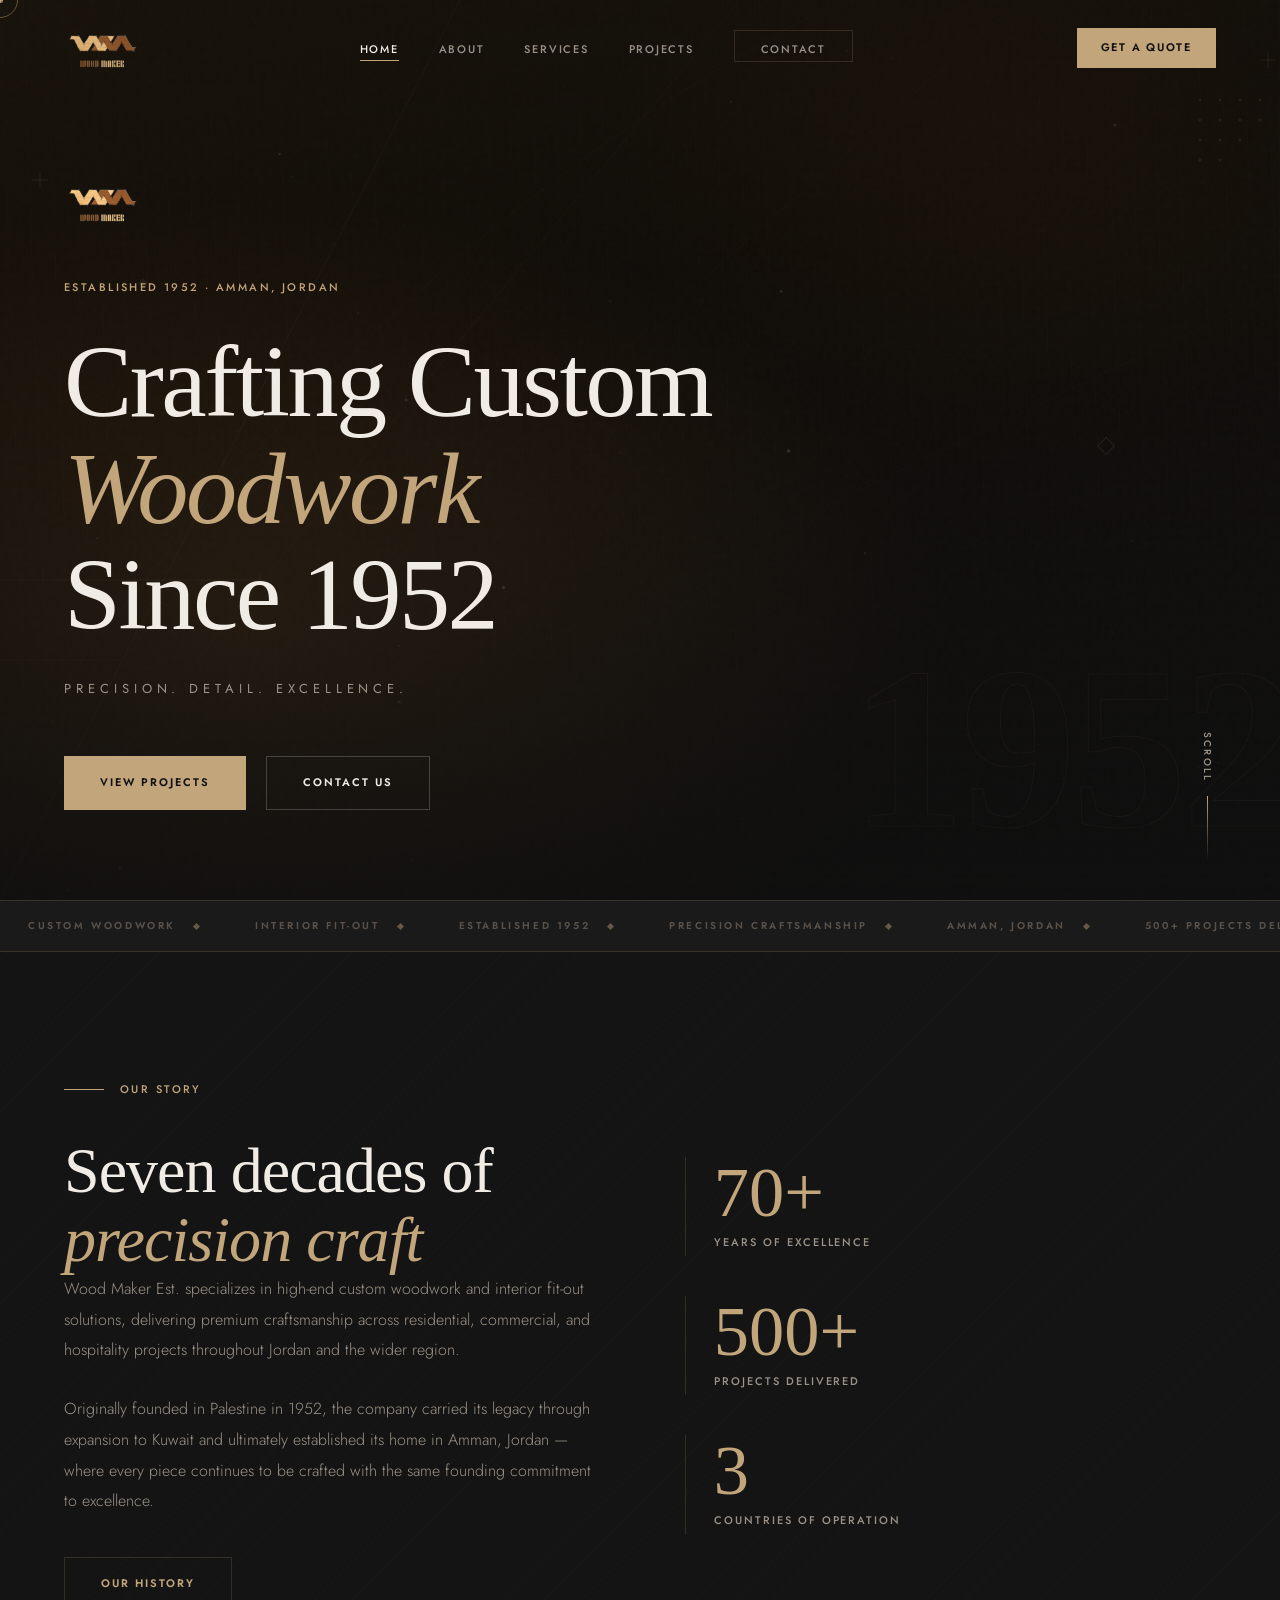
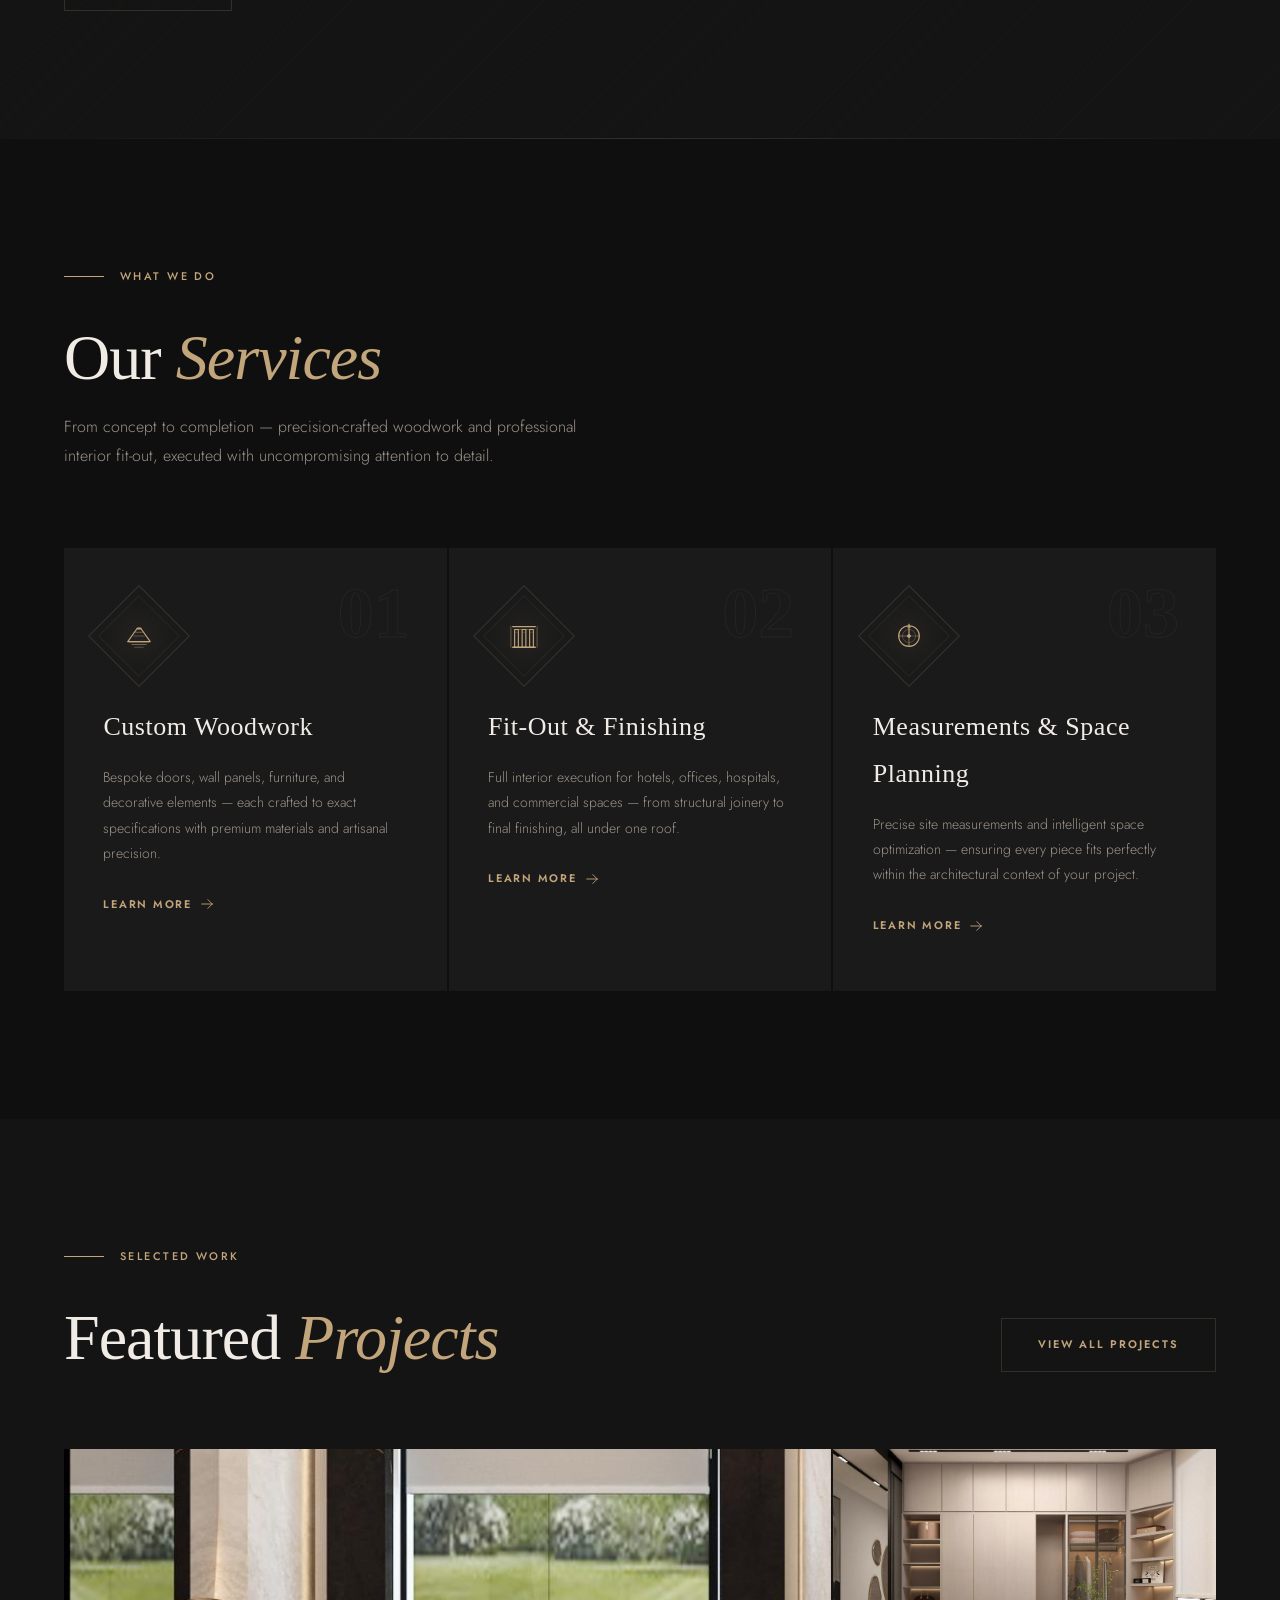
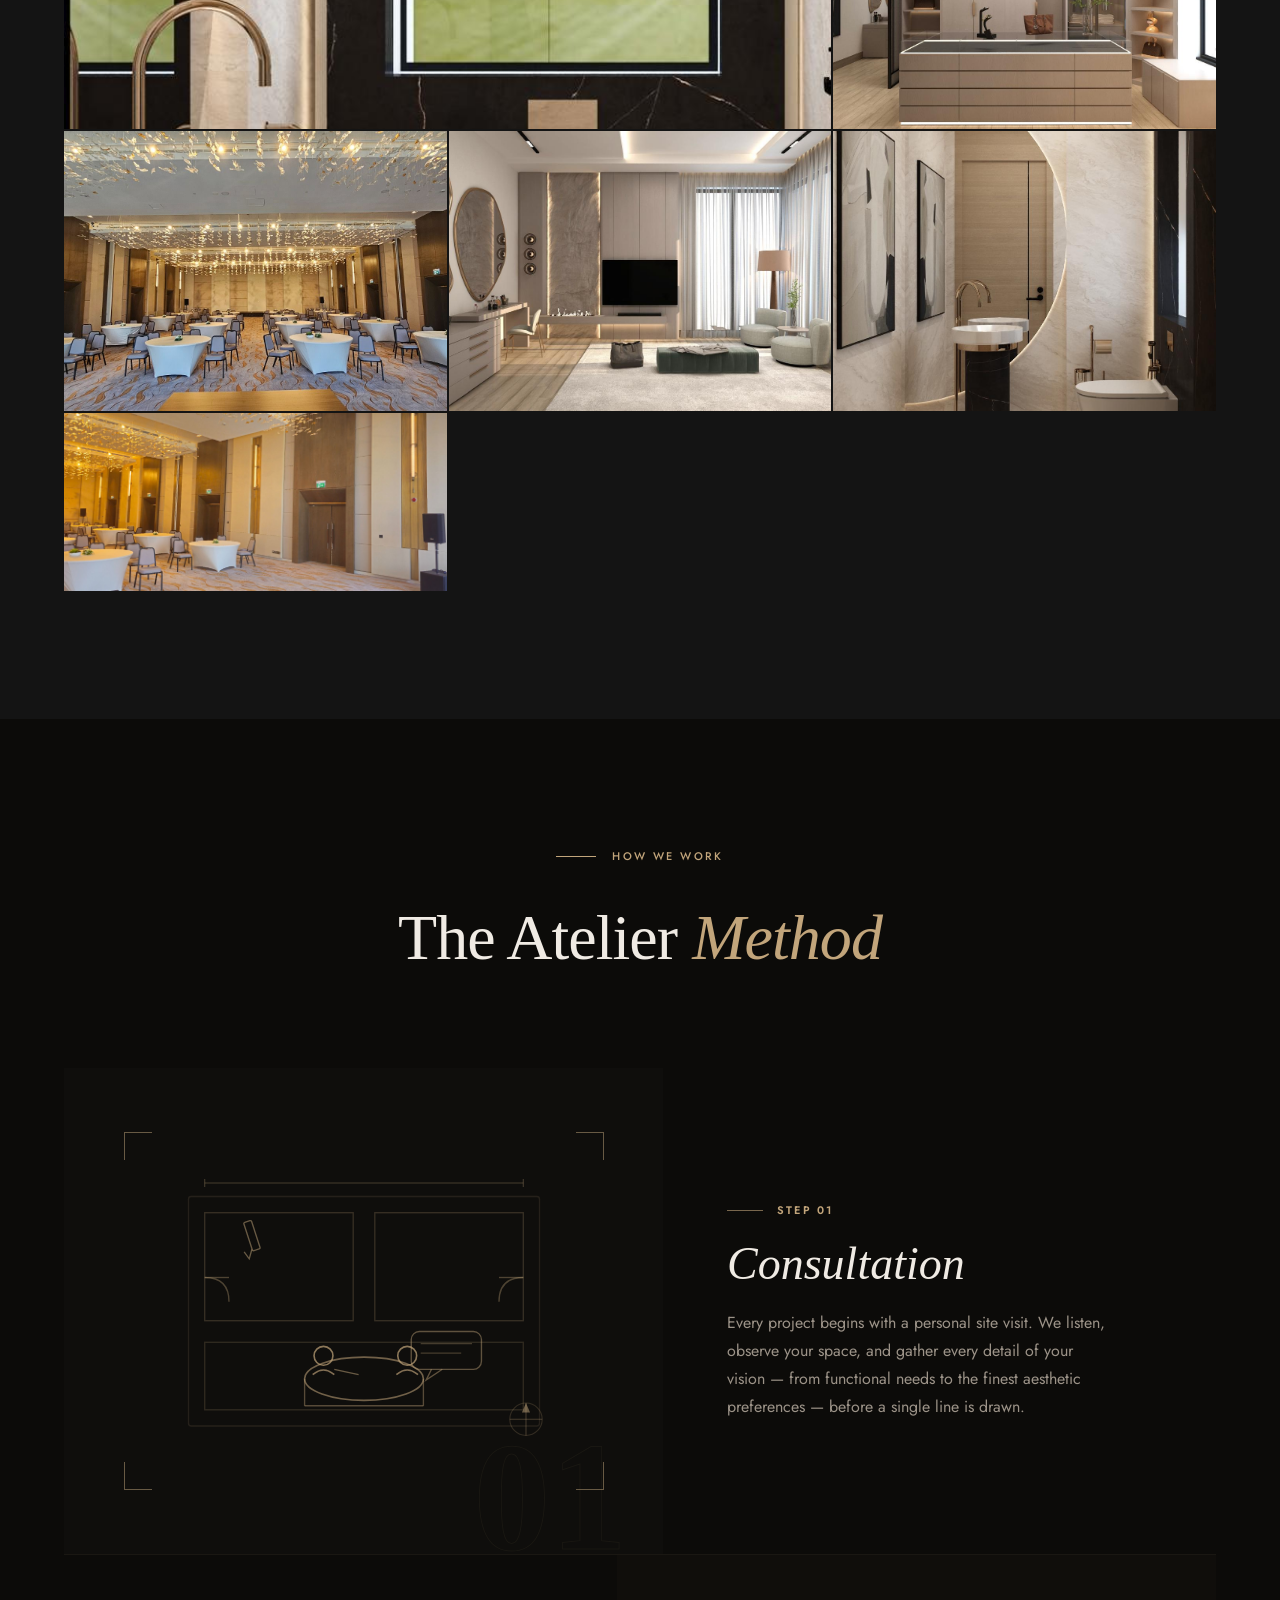
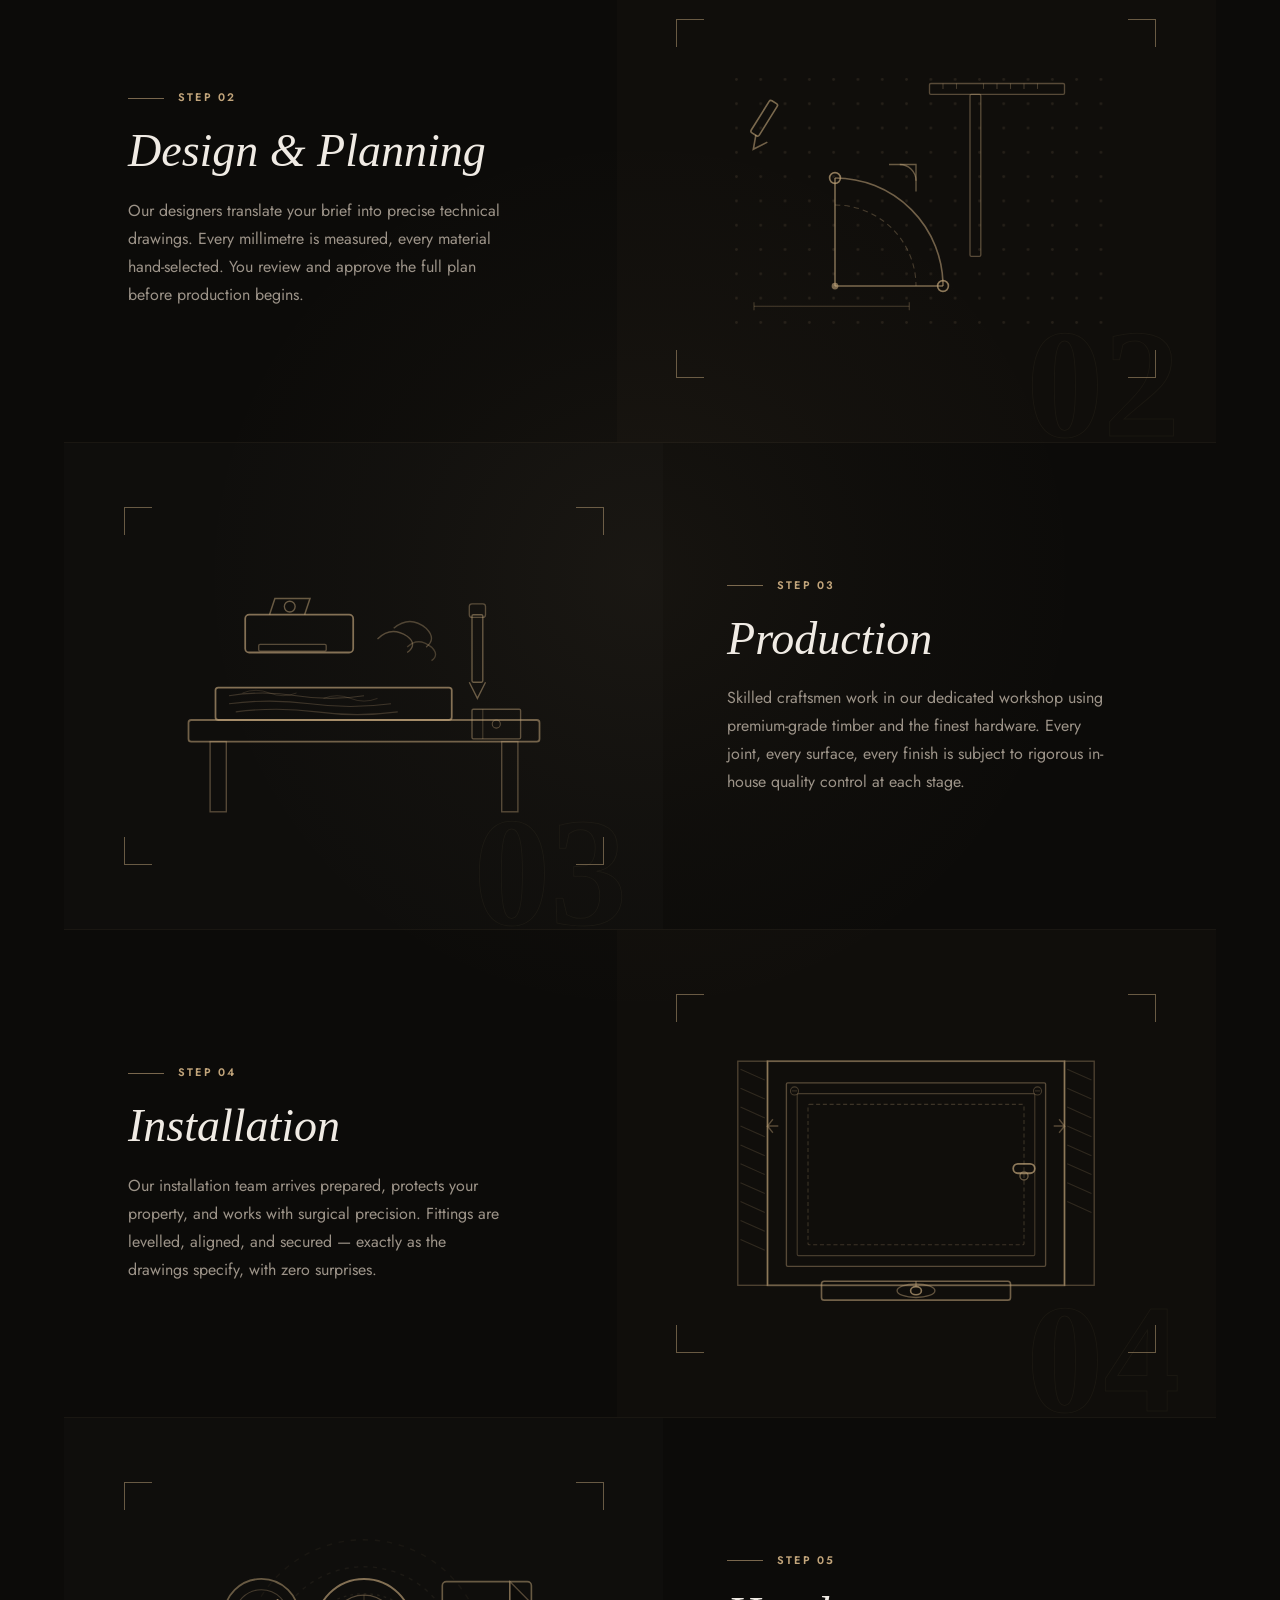
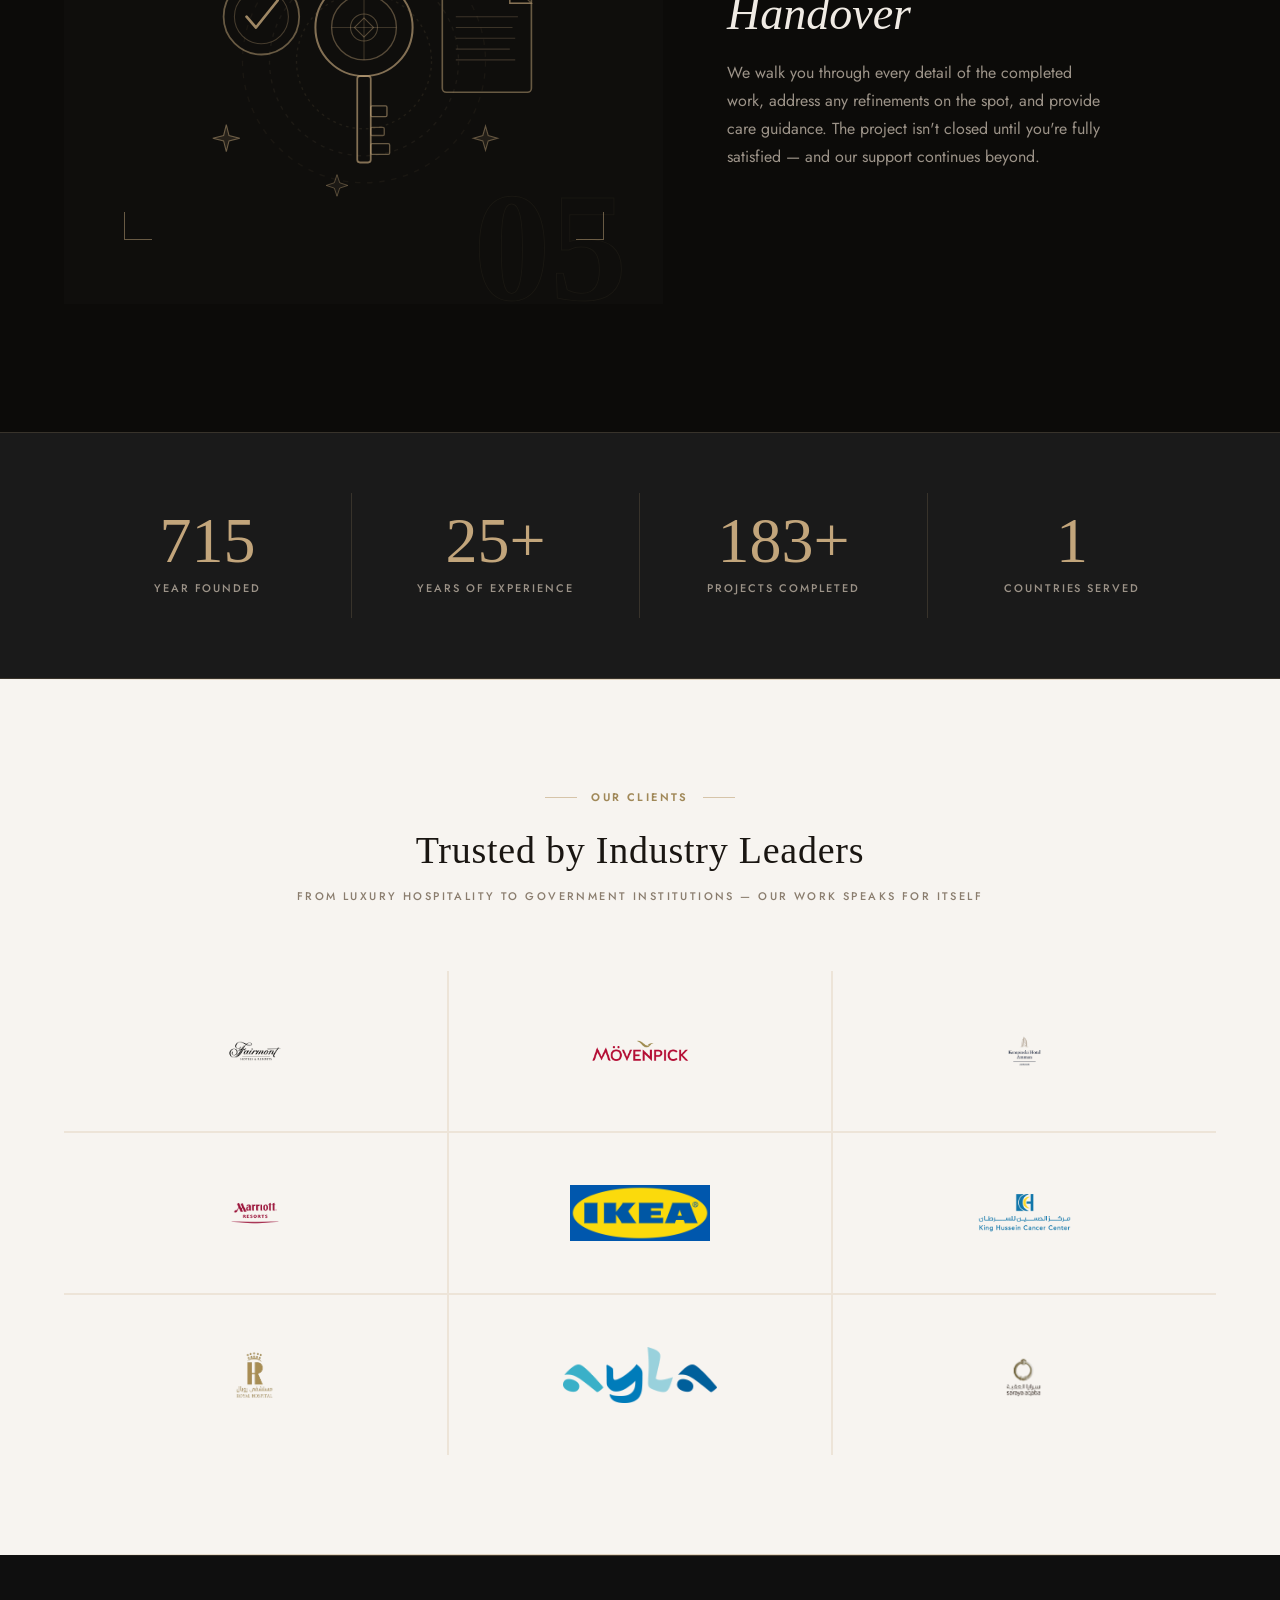
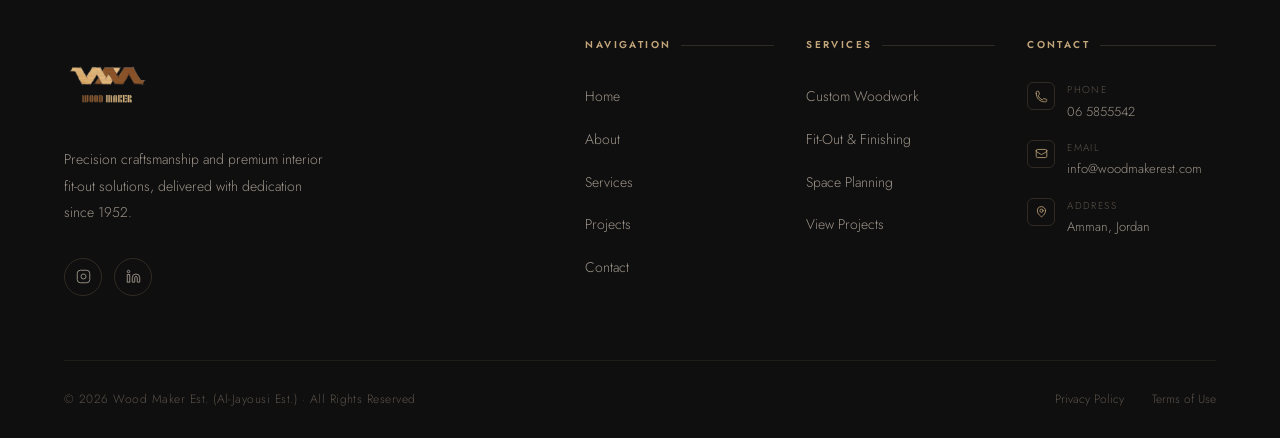
<file: index.html>
<!DOCTYPE html>
<html lang="en">
<head>
  <meta charset="UTF-8" />
  <meta name="viewport" content="width=device-width, initial-scale=1.0" />
  <meta name="description" content="Wood Maker Est. — Premium custom woodwork and interior fit-out solutions since 1952. Serving residential, commercial, and hospitality projects across Jordan and the region." />
  <title>Wood Maker Est. — Premium Custom Woodwork Since 1952</title>
  <link rel="stylesheet" href="styles.css" />
</head>
<body>

<div class="cursor-dot"></div>
<div class="cursor-ring"></div>

<!-- Navigation -->
<nav class="nav" id="nav">
  <a href="index.html" class="nav-logo">
    <img src="assets/images/logos/logo.png" alt="Wood Maker Est." class="nav-logo-img" />
  </a>
  <ul class="nav-links">
    <li><a href="index.html">Home</a></li>
    <li><a href="about.html">About</a></li>
    <li><a href="services.html">Services</a></li>
    <li><a href="projects.html">Projects</a></li>
    <li><a href="contact.html" class="nav-cta">Contact</a></li>
  </ul>
  <a href="contact.html" class="nav-quote">Get a Quote</a>
  <button class="nav-hamburger" id="hamburger" aria-label="Toggle menu">
    <span></span><span></span><span></span>
  </button>
</nav>

<!-- Mobile Menu -->
<div class="nav-mobile" id="mobileMenu">
  <a href="index.html">Home</a>
  <a href="about.html">About</a>
  <a href="services.html">Services</a>
  <a href="projects.html">Projects</a>
  <a href="contact.html">Contact</a>
</div>

<main>

  <!-- ── HERO ────────────────────────────────────────── -->
  <section class="hero">
    <div class="hero-bg"></div>
    <canvas id="heroCanvas"></canvas>

    <!-- Architectural line illustrations -->
    <div class="hero-svg-deco" aria-hidden="true">
      <svg viewBox="0 0 1440 900" preserveAspectRatio="xMidYMid slice" fill="none" xmlns="http://www.w3.org/2000/svg">
        <line x1="80" y1="900" x2="540" y2="0"    stroke="rgba(194,165,123,0.06)" stroke-width="1"/>
        <line x1="80" y1="900" x2="820" y2="0"    stroke="rgba(194,165,123,0.04)" stroke-width="1"/>
        <line x1="80" y1="900" x2="1100" y2="0"   stroke="rgba(194,165,123,0.03)" stroke-width="1"/>
        <line x1="80" y1="900" x2="1380" y2="280" stroke="rgba(194,165,123,0.025)" stroke-width="1"/>
        <line x1="0"   y1="580" x2="340" y2="580" stroke="rgba(194,165,123,0.09)" stroke-width="1"/>
        <line x1="0"   y1="660" x2="200" y2="660" stroke="rgba(194,165,123,0.055)" stroke-width="1"/>
        <line x1="340" y1="574" x2="340" y2="586" stroke="rgba(194,165,123,0.12)" stroke-width="1"/>
        <line x1="1360" y1="0"  x2="1360" y2="400" stroke="rgba(194,165,123,0.04)" stroke-width="1"/>
        <line x1="1400" y1="0"  x2="1400" y2="260" stroke="rgba(194,165,123,0.03)" stroke-width="1"/>
        <path d="M 48 48 L 48 24 L 72 24"            stroke="rgba(194,165,123,0.2)"  stroke-width="1" fill="none"/>
        <path d="M 1392 24 L 1416 24 L 1416 48"      stroke="rgba(194,165,123,0.2)"  stroke-width="1" fill="none"/>
        <path d="M 1416 852 L 1416 876 L 1392 876"   stroke="rgba(194,165,123,0.12)" stroke-width="1" fill="none"/>
        <g fill="rgba(194,165,123,0.14)">
          <circle cx="1280" cy="100" r="1.5"/><circle cx="1300" cy="100" r="1.5"/><circle cx="1320" cy="100" r="1.5"/><circle cx="1340" cy="100" r="1.5"/>
          <circle cx="1280" cy="120" r="1.5"/><circle cx="1300" cy="120" r="1.5"/><circle cx="1320" cy="120" r="1.5"/><circle cx="1340" cy="120" r="1.5"/>
          <circle cx="1280" cy="140" r="1.5"/><circle cx="1300" cy="140" r="1.5"/><circle cx="1320" cy="140" r="1.5"/>
          <circle cx="1280" cy="160" r="1.5"/><circle cx="1300" cy="160" r="1.5"/>
        </g>
        <g stroke="rgba(194,165,123,0.15)" stroke-width="1">
          <line x1="112" y1="180" x2="128" y2="180"/><line x1="120" y1="172" x2="120" y2="188"/>
          <line x1="1340" y1="60"  x2="1356" y2="60"/><line x1="1348" y1="52"  x2="1348" y2="68"/>
        </g>
        <rect x="1180" y="440" width="12" height="12" transform="rotate(45 1186 446)" fill="none" stroke="rgba(194,165,123,0.14)" stroke-width="1"/>
        <rect x="220"  y="280" width="7"  height="7"  transform="rotate(45 223.5 283.5)" fill="rgba(194,165,123,0.1)"/>
        <path d="M 0 900 Q 380 280 920 0" stroke="rgba(194,165,123,0.035)" stroke-width="1" fill="none"/>
        <line x1="700" y1="880" x2="1440" y2="880" stroke="rgba(194,165,123,0.04)" stroke-width="1"/>
        <g stroke="rgba(194,165,123,0.06)" stroke-width="1">
          <line x1="750"  y1="876" x2="750"  y2="884"/>
          <line x1="850"  y1="876" x2="850"  y2="884"/>
          <line x1="950"  y1="876" x2="950"  y2="884"/>
          <line x1="1050" y1="876" x2="1050" y2="884"/>
          <line x1="1150" y1="876" x2="1150" y2="884"/>
          <line x1="1250" y1="876" x2="1250" y2="884"/>
          <line x1="1350" y1="876" x2="1350" y2="884"/>
        </g>
      </svg>
    </div>

    <div class="hero-overlay"></div>
    <div class="hero-year">1952</div>

    <div class="hero-content">
      <img src="assets/images/logos/logo.png" alt="Wood Maker Est." class="header-logo fade-in" />
      <span class="overline fade-in delay-1">Established 1952 · Amman, Jordan</span>
      <h1 class="hero-title fade-in delay-2">
        Crafting Custom<br><em>Woodwork</em><br>Since 1952
      </h1>
      <p class="hero-sub fade-in delay-3">Precision. Detail. Excellence.</p>
      <div class="hero-actions fade-in delay-4">
        <a href="projects.html" class="btn btn-primary"><span class="btn-inner">View Projects</span></a>
        <a href="contact.html"  class="btn btn-outline"><span class="btn-inner">Contact Us</span></a>
      </div>
    </div>

    <div class="hero-scroll">
      <span>Scroll</span>
      <div class="scroll-line"></div>
    </div>
  </section>

  <!-- ── MARQUEE STRIP ─────────────────────────────────── -->
  <div class="marquee-strip" aria-hidden="true">
    <div class="marquee-track">
      <span class="marquee-item">Custom Woodwork <span class="marquee-diamond"></span></span>
      <span class="marquee-item">Interior Fit-Out <span class="marquee-diamond"></span></span>
      <span class="marquee-item">Established 1952 <span class="marquee-diamond"></span></span>
      <span class="marquee-item">Precision Craftsmanship <span class="marquee-diamond"></span></span>
      <span class="marquee-item">Amman, Jordan <span class="marquee-diamond"></span></span>
      <span class="marquee-item">500+ Projects Delivered <span class="marquee-diamond"></span></span>
      <span class="marquee-item">Luxury Hospitality <span class="marquee-diamond"></span></span>
      <span class="marquee-item">Bespoke Joinery <span class="marquee-diamond"></span></span>
      <span class="marquee-item">Premium Materials <span class="marquee-diamond"></span></span>
      <span class="marquee-item">Al-Jayousi Est. <span class="marquee-diamond"></span></span>
      <span class="marquee-item">Custom Woodwork <span class="marquee-diamond"></span></span>
      <span class="marquee-item">Interior Fit-Out <span class="marquee-diamond"></span></span>
      <span class="marquee-item">Established 1952 <span class="marquee-diamond"></span></span>
      <span class="marquee-item">Precision Craftsmanship <span class="marquee-diamond"></span></span>
      <span class="marquee-item">Amman, Jordan <span class="marquee-diamond"></span></span>
      <span class="marquee-item">500+ Projects Delivered <span class="marquee-diamond"></span></span>
      <span class="marquee-item">Luxury Hospitality <span class="marquee-diamond"></span></span>
      <span class="marquee-item">Bespoke Joinery <span class="marquee-diamond"></span></span>
      <span class="marquee-item">Premium Materials <span class="marquee-diamond"></span></span>
      <span class="marquee-item">Al-Jayousi Est. <span class="marquee-diamond"></span></span>
    </div>
  </div>

  <!-- ── INTRO ───────────────────────────────────────── -->
  <section class="section intro" style="position:relative;overflow:hidden;">
    <div class="diag-lines-bg" aria-hidden="true"></div>
    <div class="container" style="position:relative;z-index:1;">
      <div class="intro-grid">
        <div class="intro-text">
          <span class="section-label fade-in">Our Story</span>
          <h2 class="section-title fade-in delay-1">
            Seven decades of<br><em>precision craft</em>
          </h2>
          <p class="fade-in delay-2">
            Wood Maker Est. specializes in high-end custom woodwork and interior fit-out solutions,
            delivering premium craftsmanship across residential, commercial, and hospitality projects
            throughout Jordan and the wider region.
          </p>
          <p class="fade-in delay-3">
            Originally founded in Palestine in 1952, the company carried its legacy through expansion
            to Kuwait and ultimately established its home in Amman, Jordan — where every piece
            continues to be crafted with the same founding commitment to excellence.
          </p>
          <a href="about.html" class="btn btn-ghost fade-in delay-4" style="margin-top:12px;">
            <span class="btn-inner">Our History</span>
          </a>
        </div>

        <div class="intro-stats fade-in delay-2">
          <div class="stat-item">
            <span class="stat-number">70+</span>
            <span class="stat-label">Years of Excellence</span>
          </div>
          <div class="stat-item">
            <span class="stat-number">500+</span>
            <span class="stat-label">Projects Delivered</span>
          </div>
          <div class="stat-item">
            <span class="stat-number">3</span>
            <span class="stat-label">Countries of Operation</span>
          </div>
        </div>
      </div>
    </div>
  </section>

  <!-- ── SERVICES PREVIEW ────────────────────────────── -->
  <section class="section services-preview">
    <div class="container">
      <div class="section-header">
        <span class="section-label fade-in">What We Do</span>
        <h2 class="section-title fade-in delay-1">Our <em>Services</em></h2>
        <p class="section-desc fade-in delay-2">
          From concept to completion — precision-crafted woodwork and professional interior fit-out,
          executed with uncompromising attention to detail.
        </p>
      </div>

      <div class="services-grid">
        <div class="service-card fade-in">
          <span class="service-num">01</span>
          <div class="service-icon-wrap">
            <div class="service-icon-diamond"></div>
            <div class="service-icon-center">
              <!-- Wood plane / chisel illustration -->
              <svg xmlns="http://www.w3.org/2000/svg" fill="none" viewBox="0 0 32 32" stroke="currentColor">
                <path stroke-linecap="round" stroke-linejoin="round" stroke-width="1.2" d="M4 22 L14 8 L18 8 L28 22 Z"/>
                <line x1="6" y1="22" x2="26" y2="22" stroke-width="1.5" stroke-linecap="round"/>
                <line x1="8"  y1="25" x2="24" y2="25" stroke-width="1" opacity=".6"/>
                <line x1="11" y1="28" x2="21" y2="28" stroke-width="1" opacity=".4"/>
                <line x1="12" y1="12" x2="20" y2="12" stroke-width="1" opacity=".5"/>
                <line x1="10" y1="16" x2="22" y2="16" stroke-width="1" opacity=".4"/>
                <line x1="14.5" y1="8" x2="17.5" y2="8" stroke-width="2" stroke-linecap="round"/>
              </svg>
            </div>
          </div>
          <h3>Custom Woodwork</h3>
          <p>Bespoke doors, wall panels, furniture, and decorative elements — each crafted to exact specifications with premium materials and artisanal precision.</p>
          <a href="services.html" class="service-link">
            Learn More
            <svg xmlns="http://www.w3.org/2000/svg" fill="none" viewBox="0 0 24 24" stroke="currentColor" stroke-width="1.5"><path stroke-linecap="round" stroke-linejoin="round" d="M13.5 4.5L21 12m0 0l-7.5 7.5M21 12H3"/></svg>
          </a>
        </div>

        <div class="service-card fade-in delay-1">
          <span class="service-num">02</span>
          <div class="service-icon-wrap">
            <div class="service-icon-diamond"></div>
            <div class="service-icon-center">
              <!-- Interior / building columns illustration -->
              <svg xmlns="http://www.w3.org/2000/svg" fill="none" viewBox="0 0 32 32" stroke="currentColor">
                <line x1="4"  y1="28" x2="28" y2="28" stroke-width="1.5" stroke-linecap="round"/>
                <line x1="4"  y1="6"  x2="28" y2="6"  stroke-width="1.5" stroke-linecap="round"/>
                <rect x="6"  y="9" width="4" height="19" stroke-width="1.2" rx=".5"/>
                <rect x="14" y="9" width="4" height="19" stroke-width="1.2" rx=".5"/>
                <rect x="22" y="9" width="4" height="19" stroke-width="1.2" rx=".5"/>
                <line x1="5"  y1="9"  x2="27" y2="9"  stroke-width="1" opacity=".5"/>
                <line x1="7"  y1="12" x2="9"  y2="12" stroke-width=".8" opacity=".4"/>
                <line x1="15" y1="12" x2="17" y2="12" stroke-width=".8" opacity=".4"/>
                <line x1="23" y1="12" x2="25" y2="12" stroke-width=".8" opacity=".4"/>
                <line x1="2"  y1="6"  x2="2"  y2="28" stroke-width="1.2" stroke-linecap="round" opacity=".4"/>
                <line x1="30" y1="6"  x2="30" y2="28" stroke-width="1.2" stroke-linecap="round" opacity=".4"/>
              </svg>
            </div>
          </div>
          <h3>Fit-Out &amp; Finishing</h3>
          <p>Full interior execution for hotels, offices, hospitals, and commercial spaces — from structural joinery to final finishing, all under one roof.</p>
          <a href="services.html" class="service-link">
            Learn More
            <svg xmlns="http://www.w3.org/2000/svg" fill="none" viewBox="0 0 24 24" stroke="currentColor" stroke-width="1.5"><path stroke-linecap="round" stroke-linejoin="round" d="M13.5 4.5L21 12m0 0l-7.5 7.5M21 12H3"/></svg>
          </a>
        </div>

        <div class="service-card fade-in delay-2">
          <span class="service-num">03</span>
          <div class="service-icon-wrap">
            <div class="service-icon-diamond"></div>
            <div class="service-icon-center">
              <!-- Compass / drafting illustration -->
              <svg xmlns="http://www.w3.org/2000/svg" fill="none" viewBox="0 0 32 32" stroke="currentColor">
                <circle cx="16" cy="16" r="11" stroke-width="1.2"/>
                <circle cx="16" cy="16" r="7"  stroke-width=".8" opacity=".4"/>
                <circle cx="16" cy="16" r="1.5" fill="currentColor"/>
                <!-- Compass arms -->
                <line x1="16" y1="5"  x2="16" y2="14.5" stroke-width="1.2" stroke-linecap="round"/>
                <line x1="16" y1="17.5" x2="16" y2="27" stroke-width="1.2" stroke-linecap="round" opacity=".5"/>
                <line x1="5"  y1="16" x2="14.5" y2="16" stroke-width="1.2" stroke-linecap="round" opacity=".5"/>
                <line x1="17.5" y1="16" x2="27"  y2="16" stroke-width="1.2" stroke-linecap="round" opacity=".3"/>
                <!-- Tick marks on circle -->
                <g stroke-width="1" opacity=".5">
                  <line x1="16" y1="5"  x2="16" y2="7"/>
                  <line x1="16" y1="25" x2="16" y2="27"/>
                  <line x1="5"  y1="16" x2="7"  y2="16"/>
                  <line x1="25" y1="16" x2="27" y2="16"/>
                </g>
                <!-- North marker -->
                <polygon points="16,3 14.5,7 16,6 17.5,7" fill="currentColor" opacity=".7"/>
              </svg>
            </div>
          </div>
          <h3>Measurements &amp; Space Planning</h3>
          <p>Precise site measurements and intelligent space optimization — ensuring every piece fits perfectly within the architectural context of your project.</p>
          <a href="services.html" class="service-link">
            Learn More
            <svg xmlns="http://www.w3.org/2000/svg" fill="none" viewBox="0 0 24 24" stroke="currentColor" stroke-width="1.5"><path stroke-linecap="round" stroke-linejoin="round" d="M13.5 4.5L21 12m0 0l-7.5 7.5M21 12H3"/></svg>
          </a>
        </div>
      </div>
    </div>
  </section>

  <!-- ── PROJECTS PREVIEW ─────────────────────────────── -->
  <section class="section projects-preview">
    <div class="container">
      <div class="section-header" style="display:flex;justify-content:space-between;align-items:flex-end;flex-wrap:wrap;gap:24px;">
        <div>
          <span class="section-label fade-in">Selected Work</span>
          <h2 class="section-title fade-in delay-1">Featured <em>Projects</em></h2>
        </div>
        <a href="projects.html" class="btn btn-ghost fade-in delay-2">
          <span class="btn-inner">View All Projects</span>
        </a>
      </div>

      <div class="projects-preview-grid">
        <div class="proj-preview-card span-2 fade-in">
          <img src="assets/images/projects/img-001.jpg" alt="Al-Rasheed Villa" class="pimg" loading="lazy" />
          <div class="proj-preview-overlay">
            <p class="proj-preview-title">Al-Rasheed Villa</p>
            <p class="proj-preview-cat">Private Project · 2022</p>
          </div>
        </div>

        <div class="proj-preview-card fade-in delay-1">
          <img src="assets/images/projects/img-025.jpg" alt="Grand Hyatt Fit-Out" class="pimg" loading="lazy" />
          <div class="proj-preview-overlay">
            <p class="proj-preview-title">Grand Hyatt Fit-Out</p>
            <p class="proj-preview-cat">Tendering Project · 2023</p>
          </div>
        </div>

        <div class="proj-preview-card fade-in delay-2">
          <img src="assets/images/projects/img-049.jpg" alt="Modern Kitchen · Khalda" class="pimg" loading="lazy" />
          <div class="proj-preview-overlay">
            <p class="proj-preview-title">Modern Kitchen · Khalda</p>
            <p class="proj-preview-cat">In-Home Project · 2023</p>
          </div>
        </div>

        <div class="proj-preview-card fade-in delay-3">
          <img src="assets/images/projects/img-026.jpg" alt="Jordan Bank HQ" class="pimg" loading="lazy" />
          <div class="proj-preview-overlay">
            <p class="proj-preview-title">Jordan Bank HQ</p>
            <p class="proj-preview-cat">Tendering Project · 2022</p>
          </div>
        </div>

        <div class="proj-preview-card fade-in delay-4">
          <img src="assets/images/projects/img-002.jpg" alt="Mansour Residence" class="pimg" loading="lazy" />
          <div class="proj-preview-overlay">
            <p class="proj-preview-title">Mansour Residence</p>
            <p class="proj-preview-cat">Private Project · 2021</p>
          </div>
        </div>

        <div class="proj-preview-card fade-in delay-5">
          <img src="assets/images/projects/img-050.jpg" alt="Master Bedroom Suite" class="pimg" loading="lazy" />
          <div class="proj-preview-overlay">
            <p class="proj-preview-title">Master Bedroom Suite</p>
            <p class="proj-preview-cat">In-Home Project · 2023</p>
          </div>
        </div>
      </div>
    </div>
  </section>

  <!-- ── HOW WE WORK ──────────────────────────────────── -->
  <section class="process-v2">
    <div class="pv2-bg-glow" aria-hidden="true"></div>

    <div class="container">
      <div class="pv2-header">
        <span class="section-label fade-in" style="justify-content:center;">How We Work</span>
        <h2 class="section-title fade-in delay-1">The Atelier <em>Method</em></h2>
      </div>
    </div>

    <div class="pv2-rows">

      <!-- ── STEP 01: Consultation ── -->
      <div class="pv2-row fade-in">
        <div class="pv2-illus-side">
          <span class="pv2-illus-num" aria-hidden="true">01</span>
          <div class="pv2-illus-frame">
            <span class="pv2-corner pv2-corner-tl"></span>
            <span class="pv2-corner pv2-corner-tr"></span>
            <span class="pv2-corner pv2-corner-bl"></span>
            <span class="pv2-corner pv2-corner-br"></span>
            <svg class="pv2-illus-svg" viewBox="0 0 320 230" fill="none" xmlns="http://www.w3.org/2000/svg">
              <!-- Floor plan background -->
              <rect x="30" y="30" width="260" height="170" rx="2" stroke="rgba(194,165,123,.12)" stroke-width="1"/>
              <!-- Room outlines -->
              <rect x="42" y="42" width="110" height="80" stroke="rgba(194,165,123,.22)" stroke-width="1"/>
              <rect x="168" y="42" width="110" height="80" stroke="rgba(194,165,123,.22)" stroke-width="1"/>
              <rect x="42" y="138" width="236" height="50" stroke="rgba(194,165,123,.18)" stroke-width="1"/>
              <!-- Door arcs -->
              <path d="M42 90 Q60 90 60 108" stroke="rgba(194,165,123,.35)" stroke-width="1" fill="none"/>
              <line x1="42" y1="90" x2="60" y2="90" stroke="rgba(194,165,123,.35)" stroke-width="1"/>
              <path d="M278 90 Q260 90 260 108" stroke="rgba(194,165,123,.35)" stroke-width="1" fill="none"/>
              <line x1="278" y1="90" x2="260" y2="90" stroke="rgba(194,165,123,.35)" stroke-width="1"/>
              <!-- Dimension arrows -->
              <line x1="42" y1="20" x2="278" y2="20" stroke="rgba(194,165,123,.3)" stroke-width=".8"/>
              <line x1="42" y1="17" x2="42" y2="23" stroke="rgba(194,165,123,.3)" stroke-width=".8"/>
              <line x1="278" y1="17" x2="278" y2="23" stroke="rgba(194,165,123,.3)" stroke-width=".8"/>
              <!-- Meeting table (perspective) -->
              <ellipse cx="160" cy="165" rx="44" ry="16" stroke="rgba(194,165,123,.55)" stroke-width="1.2"/>
              <line x1="116" y1="165" x2="116" y2="185" stroke="rgba(194,165,123,.4)" stroke-width="1"/>
              <line x1="204" y1="165" x2="204" y2="185" stroke="rgba(194,165,123,.4)" stroke-width="1"/>
              <line x1="116" y1="185" x2="204" y2="185" stroke="rgba(194,165,123,.4)" stroke-width="1"/>
              <!-- Person 1 silhouette -->
              <circle cx="130" cy="148" r="7" stroke="rgba(194,165,123,.7)" stroke-width="1.2"/>
              <path d="M122 162 Q130 155 138 162" stroke="rgba(194,165,123,.65)" stroke-width="1.2" fill="none"/>
              <!-- Person 2 silhouette -->
              <circle cx="192" cy="148" r="7" stroke="rgba(194,165,123,.7)" stroke-width="1.2"/>
              <path d="M184 162 Q192 155 200 162" stroke="rgba(194,165,123,.65)" stroke-width="1.2" fill="none"/>
              <!-- Pointing arm -->
              <line x1="138" y1="158" x2="156" y2="162" stroke="rgba(194,165,123,.5)" stroke-width="1"/>
              <!-- Speech bubble -->
              <rect x="195" y="130" width="52" height="28" rx="6" stroke="rgba(194,165,123,.45)" stroke-width="1"/>
              <path d="M210 158 L206 166 L218 158" stroke="rgba(194,165,123,.45)" stroke-width="1" fill="none"/>
              <!-- Lines in bubble -->
              <line x1="202" y1="139" x2="240" y2="139" stroke="rgba(194,165,123,.3)" stroke-width=".8"/>
              <line x1="202" y1="146" x2="232" y2="146" stroke="rgba(194,165,123,.3)" stroke-width=".8"/>
              <!-- Pencil -->
              <rect x="74" y="48" width="6" height="22" rx="1" stroke="rgba(194,165,123,.5)" stroke-width="1" transform="rotate(-18 77 59)"/>
              <path d="M72 70 L74 76 L78 70" stroke="rgba(194,165,123,.5)" stroke-width="1" fill="none" transform="rotate(-18 75 73)"/>
              <!-- Corner compass rose -->
              <circle cx="280" cy="195" r="12" stroke="rgba(194,165,123,.2)" stroke-width=".8"/>
              <line x1="280" y1="183" x2="280" y2="207" stroke="rgba(194,165,123,.3)" stroke-width=".8"/>
              <line x1="268" y1="195" x2="292" y2="195" stroke="rgba(194,165,123,.3)" stroke-width=".8"/>
              <polygon points="280,183 277,190 283,190" fill="rgba(194,165,123,.5)"/>
            </svg>
          </div>
        </div>
        <div class="pv2-text-side">
          <p class="pv2-step-tag">Step 01</p>
          <h3 class="pv2-step-title">Consultation</h3>
          <p class="pv2-step-desc">Every project begins with a personal site visit. We listen, observe your space, and gather every detail of your vision — from functional needs to the finest aesthetic preferences — before a single line is drawn.</p>
        </div>
      </div>

      <div class="pv2-sep" aria-hidden="true">
        <span class="pv2-sep-line"></span>
        <span class="pv2-sep-diamond"></span>
        <span class="pv2-sep-line"></span>
      </div>

      <!-- ── STEP 02: Design & Planning ── -->
      <div class="pv2-row pv2-row--alt fade-in">
        <div class="pv2-illus-side">
          <span class="pv2-illus-num" aria-hidden="true">02</span>
          <div class="pv2-illus-frame">
            <span class="pv2-corner pv2-corner-tl"></span>
            <span class="pv2-corner pv2-corner-tr"></span>
            <span class="pv2-corner pv2-corner-bl"></span>
            <span class="pv2-corner pv2-corner-br"></span>
            <svg class="pv2-illus-svg" viewBox="0 0 320 230" fill="none" xmlns="http://www.w3.org/2000/svg">
              <!-- Grid dot paper -->
              <defs>
                <pattern id="gdot" x="0" y="0" width="18" height="18" patternUnits="userSpaceOnUse">
                  <circle cx="9" cy="9" r="1" fill="rgba(194,165,123,.12)"/>
                </pattern>
              </defs>
              <rect x="20" y="20" width="280" height="190" fill="url(#gdot)"/>
              <!-- Compass arc sweep -->
              <circle cx="100" cy="180" r="2.5" fill="rgba(194,165,123,.6)"/>
              <path d="M100 100 A80 80 0 0 1 180 180" stroke="rgba(194,165,123,.55)" stroke-width="1.2" fill="none"/>
              <path d="M100 120 A60 60 0 0 1 160 180" stroke="rgba(194,165,123,.3)" stroke-width=".8" fill="none" stroke-dasharray="4 3"/>
              <!-- Compass legs -->
              <line x1="100" y1="180" x2="100" y2="100" stroke="rgba(194,165,123,.6)" stroke-width="1.2"/>
              <line x1="100" y1="180" x2="180" y2="180" stroke="rgba(194,165,123,.6)" stroke-width="1.2"/>
              <circle cx="100" cy="100" r="4" stroke="rgba(194,165,123,.7)" stroke-width="1.2"/>
              <circle cx="180" cy="180" r="4" stroke="rgba(194,165,123,.7)" stroke-width="1.2"/>
              <!-- T-square ruler -->
              <rect x="170" y="30" width="100" height="8" rx="1" stroke="rgba(194,165,123,.4)" stroke-width="1"/>
              <rect x="200" y="38" width="8" height="120" rx="1" stroke="rgba(194,165,123,.4)" stroke-width="1"/>
              <!-- Ruler ticks -->
              <line x1="180" y1="30" x2="180" y2="34" stroke="rgba(194,165,123,.3)" stroke-width=".8"/>
              <line x1="190" y1="30" x2="190" y2="34" stroke="rgba(194,165,123,.3)" stroke-width=".8"/>
              <line x1="210" y1="30" x2="210" y2="34" stroke="rgba(194,165,123,.3)" stroke-width=".8"/>
              <line x1="220" y1="30" x2="220" y2="34" stroke="rgba(194,165,123,.3)" stroke-width=".8"/>
              <line x1="230" y1="30" x2="230" y2="34" stroke="rgba(194,165,123,.3)" stroke-width=".8"/>
              <line x1="240" y1="30" x2="240" y2="34" stroke="rgba(194,165,123,.3)" stroke-width=".8"/>
              <line x1="250" y1="30" x2="250" y2="34" stroke="rgba(194,165,123,.3)" stroke-width=".8"/>
              <!-- Angled pencil -->
              <rect x="44" y="42" width="7" height="28" rx="1.5" stroke="rgba(194,165,123,.6)" stroke-width="1.2" transform="rotate(32 48 56)"/>
              <path d="M38 70 L42 80 L48 70" stroke="rgba(194,165,123,.55)" stroke-width="1.2" fill="none" transform="rotate(32 43 75)"/>
              <!-- Construction angle marker -->
              <path d="M140 90 L160 90 L160 110" stroke="rgba(194,165,123,.5)" stroke-width="1" fill="none"/>
              <path d="M148 90 A12 12 0 0 1 160 102" stroke="rgba(194,165,123,.5)" stroke-width="1" fill="none"/>
              <!-- Measurement annotation -->
              <line x1="40" y1="195" x2="155" y2="195" stroke="rgba(194,165,123,.3)" stroke-width=".8"/>
              <line x1="40" y1="192" x2="40" y2="198" stroke="rgba(194,165,123,.3)" stroke-width=".8"/>
              <line x1="155" y1="192" x2="155" y2="198" stroke="rgba(194,165,123,.3)" stroke-width=".8"/>
            </svg>
          </div>
        </div>
        <div class="pv2-text-side">
          <p class="pv2-step-tag">Step 02</p>
          <h3 class="pv2-step-title">Design &amp; Planning</h3>
          <p class="pv2-step-desc">Our designers translate your brief into precise technical drawings. Every millimetre is measured, every material hand-selected. You review and approve the full plan before production begins.</p>
        </div>
      </div>

      <div class="pv2-sep" aria-hidden="true">
        <span class="pv2-sep-line"></span>
        <span class="pv2-sep-diamond"></span>
        <span class="pv2-sep-line"></span>
      </div>

      <!-- ── STEP 03: Production ── -->
      <div class="pv2-row fade-in">
        <div class="pv2-illus-side">
          <span class="pv2-illus-num" aria-hidden="true">03</span>
          <div class="pv2-illus-frame">
            <span class="pv2-corner pv2-corner-tl"></span>
            <span class="pv2-corner pv2-corner-tr"></span>
            <span class="pv2-corner pv2-corner-bl"></span>
            <span class="pv2-corner pv2-corner-br"></span>
            <svg class="pv2-illus-svg" viewBox="0 0 320 230" fill="none" xmlns="http://www.w3.org/2000/svg">
              <!-- Workbench -->
              <rect x="30" y="140" width="260" height="16" rx="2" stroke="rgba(194,165,123,.55)" stroke-width="1.3"/>
              <rect x="46" y="156" width="12" height="52" stroke="rgba(194,165,123,.4)" stroke-width="1"/>
              <rect x="262" y="156" width="12" height="52" stroke="rgba(194,165,123,.4)" stroke-width="1"/>
              <!-- Vise -->
              <rect x="240" y="132" width="36" height="22" rx="1" stroke="rgba(194,165,123,.45)" stroke-width="1"/>
              <line x1="248" y1="132" x2="248" y2="154" stroke="rgba(194,165,123,.3)" stroke-width=".8"/>
              <circle cx="258" cy="143" r="3" stroke="rgba(194,165,123,.4)" stroke-width=".8"/>
              <!-- Wood plank on bench -->
              <rect x="50" y="116" width="175" height="24" rx="2" stroke="rgba(194,165,123,.65)" stroke-width="1.3"/>
              <!-- Wood grain curves -->
              <path d="M60 122 Q85 118 110 122 Q135 126 160 122" stroke="rgba(194,165,123,.25)" stroke-width=".8" fill="none"/>
              <path d="M60 128 Q90 124 120 128 Q150 132 180 128" stroke="rgba(194,165,123,.25)" stroke-width=".8" fill="none"/>
              <path d="M65 134 Q95 130 125 134 Q155 138 185 134" stroke="rgba(194,165,123,.25)" stroke-width=".8" fill="none"/>
              <path d="M70 120 Q80 116 90 120 Q100 124 110 120" stroke="rgba(194,165,123,.2)" stroke-width=".7" fill="none"/>
              <path d="M130 124 Q140 120 150 124 Q160 128 170 124" stroke="rgba(194,165,123,.2)" stroke-width=".7" fill="none"/>
              <!-- Hand plane tool -->
              <rect x="72" y="62" width="80" height="28" rx="3" stroke="rgba(194,165,123,.65)" stroke-width="1.3"/>
              <path d="M90 62 L94 50 L120 50 L116 62" stroke="rgba(194,165,123,.5)" stroke-width="1.1" fill="none"/>
              <circle cx="105" cy="56" r="4" stroke="rgba(194,165,123,.5)" stroke-width="1"/>
              <rect x="82" y="84" width="50" height="5" rx="1" stroke="rgba(194,165,123,.4)" stroke-width="1"/>
              <!-- Shaving curls -->
              <path d="M170 80 Q180 70 192 78 Q200 84 192 90" stroke="rgba(194,165,123,.4)" stroke-width="1" fill="none"/>
              <path d="M182 72 Q194 62 206 72 Q214 80 206 86" stroke="rgba(194,165,123,.35)" stroke-width="1" fill="none"/>
              <path d="M192 86 Q200 78 210 86 Q216 92 210 96" stroke="rgba(194,165,123,.3)" stroke-width="1" fill="none"/>
              <!-- Chisel -->
              <rect x="240" y="62" width="8" height="50" rx="1" stroke="rgba(194,165,123,.5)" stroke-width="1"/>
              <path d="M238 112 L244 124 L250 112" stroke="rgba(194,165,123,.5)" stroke-width="1" fill="none"/>
              <rect x="238" y="54" width="12" height="10" rx="2" stroke="rgba(194,165,123,.4)" stroke-width="1"/>
            </svg>
          </div>
        </div>
        <div class="pv2-text-side">
          <p class="pv2-step-tag">Step 03</p>
          <h3 class="pv2-step-title">Production</h3>
          <p class="pv2-step-desc">Skilled craftsmen work in our dedicated workshop using premium-grade timber and the finest hardware. Every joint, every surface, every finish is subject to rigorous in-house quality control at each stage.</p>
        </div>
      </div>

      <div class="pv2-sep" aria-hidden="true">
        <span class="pv2-sep-line"></span>
        <span class="pv2-sep-diamond"></span>
        <span class="pv2-sep-line"></span>
      </div>

      <!-- ── STEP 04: Installation ── -->
      <div class="pv2-row pv2-row--alt fade-in">
        <div class="pv2-illus-side">
          <span class="pv2-illus-num" aria-hidden="true">04</span>
          <div class="pv2-illus-frame">
            <span class="pv2-corner pv2-corner-tl"></span>
            <span class="pv2-corner pv2-corner-tr"></span>
            <span class="pv2-corner pv2-corner-bl"></span>
            <span class="pv2-corner pv2-corner-br"></span>
            <svg class="pv2-illus-svg" viewBox="0 0 320 230" fill="none" xmlns="http://www.w3.org/2000/svg">
              <!-- Wall cross-section left -->
              <rect x="28" y="32" width="22" height="166" stroke="rgba(194,165,123,.35)" stroke-width="1"/>
              <line x1="30" y1="38" x2="48" y2="46" stroke="rgba(194,165,123,.18)" stroke-width=".8"/>
              <line x1="30" y1="52" x2="48" y2="60" stroke="rgba(194,165,123,.18)" stroke-width=".8"/>
              <line x1="30" y1="66" x2="48" y2="74" stroke="rgba(194,165,123,.18)" stroke-width=".8"/>
              <line x1="30" y1="80" x2="48" y2="88" stroke="rgba(194,165,123,.18)" stroke-width=".8"/>
              <line x1="30" y1="94" x2="48" y2="102" stroke="rgba(194,165,123,.18)" stroke-width=".8"/>
              <line x1="30" y1="108" x2="48" y2="116" stroke="rgba(194,165,123,.18)" stroke-width=".8"/>
              <line x1="30" y1="122" x2="48" y2="130" stroke="rgba(194,165,123,.18)" stroke-width=".8"/>
              <line x1="30" y1="136" x2="48" y2="144" stroke="rgba(194,165,123,.18)" stroke-width=".8"/>
              <line x1="30" y1="150" x2="48" y2="158" stroke="rgba(194,165,123,.18)" stroke-width=".8"/>
              <line x1="30" y1="164" x2="48" y2="172" stroke="rgba(194,165,123,.18)" stroke-width=".8"/>
              <!-- Wall cross-section right -->
              <rect x="270" y="32" width="22" height="166" stroke="rgba(194,165,123,.35)" stroke-width="1"/>
              <line x1="272" y1="38" x2="290" y2="46" stroke="rgba(194,165,123,.18)" stroke-width=".8"/>
              <line x1="272" y1="52" x2="290" y2="60" stroke="rgba(194,165,123,.18)" stroke-width=".8"/>
              <line x1="272" y1="66" x2="290" y2="74" stroke="rgba(194,165,123,.18)" stroke-width=".8"/>
              <line x1="272" y1="80" x2="290" y2="88" stroke="rgba(194,165,123,.18)" stroke-width=".8"/>
              <line x1="272" y1="94" x2="290" y2="102" stroke="rgba(194,165,123,.18)" stroke-width=".8"/>
              <line x1="272" y1="108" x2="290" y2="116" stroke="rgba(194,165,123,.18)" stroke-width=".8"/>
              <line x1="272" y1="122" x2="290" y2="130" stroke="rgba(194,165,123,.18)" stroke-width=".8"/>
              <line x1="272" y1="136" x2="290" y2="144" stroke="rgba(194,165,123,.18)" stroke-width=".8"/>
              <!-- Door frame opening -->
              <rect x="50" y="32" width="220" height="166" stroke="rgba(194,165,123,.55)" stroke-width="1.3"/>
              <!-- Panel with inset molding -->
              <rect x="64" y="48" width="192" height="136" rx="1" stroke="rgba(194,165,123,.4)" stroke-width="1"/>
              <rect x="72" y="56" width="176" height="120" rx="1" stroke="rgba(194,165,123,.3)" stroke-width=".8"/>
              <rect x="80" y="64" width="160" height="104" rx="1" stroke="rgba(194,165,123,.25)" stroke-width=".8" stroke-dasharray="3 2"/>
              <!-- Door handle -->
              <rect x="232" y="108" width="16" height="7" rx="3.5" stroke="rgba(194,165,123,.7)" stroke-width="1.3"/>
              <circle cx="240" cy="117" r="3" stroke="rgba(194,165,123,.5)" stroke-width="1"/>
              <!-- Spirit level -->
              <rect x="90" y="195" width="140" height="14" rx="2" stroke="rgba(194,165,123,.55)" stroke-width="1.2"/>
              <ellipse cx="160" cy="202" rx="14" ry="5" stroke="rgba(194,165,123,.45)" stroke-width="1"/>
              <ellipse cx="160" cy="202" rx="4" ry="3" stroke="rgba(194,165,123,.7)" stroke-width="1.2"/>
              <!-- Center tick on level -->
              <line x1="160" y1="195" x2="160" y2="199" stroke="rgba(194,165,123,.5)" stroke-width="1"/>
              <!-- Alignment arrows -->
              <path d="M58 80 L50 80 L54 75 M50 80 L54 85" stroke="rgba(194,165,123,.4)" stroke-width="1" fill="none"/>
              <path d="M262 80 L270 80 L266 75 M270 80 L266 85" stroke="rgba(194,165,123,.4)" stroke-width="1" fill="none"/>
              <!-- Screw details at corners -->
              <circle cx="70" cy="54" r="3" stroke="rgba(194,165,123,.3)" stroke-width=".8"/>
              <line x1="68" y1="54" x2="72" y2="54" stroke="rgba(194,165,123,.3)" stroke-width=".6"/>
              <circle cx="250" cy="54" r="3" stroke="rgba(194,165,123,.3)" stroke-width=".8"/>
              <line x1="248" y1="54" x2="252" y2="54" stroke="rgba(194,165,123,.3)" stroke-width=".6"/>
            </svg>
          </div>
        </div>
        <div class="pv2-text-side">
          <p class="pv2-step-tag">Step 04</p>
          <h3 class="pv2-step-title">Installation</h3>
          <p class="pv2-step-desc">Our installation team arrives prepared, protects your property, and works with surgical precision. Fittings are levelled, aligned, and secured — exactly as the drawings specify, with zero surprises.</p>
        </div>
      </div>

      <div class="pv2-sep" aria-hidden="true">
        <span class="pv2-sep-line"></span>
        <span class="pv2-sep-diamond"></span>
        <span class="pv2-sep-line"></span>
      </div>

      <!-- ── STEP 05: Handover ── -->
      <div class="pv2-row fade-in">
        <div class="pv2-illus-side">
          <span class="pv2-illus-num" aria-hidden="true">05</span>
          <div class="pv2-illus-frame">
            <span class="pv2-corner pv2-corner-tl"></span>
            <span class="pv2-corner pv2-corner-tr"></span>
            <span class="pv2-corner pv2-corner-bl"></span>
            <span class="pv2-corner pv2-corner-br"></span>
            <svg class="pv2-illus-svg" viewBox="0 0 320 230" fill="none" xmlns="http://www.w3.org/2000/svg">
              <!-- Background dashed rings -->
              <circle cx="160" cy="115" r="90" stroke="rgba(194,165,123,.06)" stroke-width="1" stroke-dasharray="4 5"/>
              <circle cx="160" cy="115" r="70" stroke="rgba(194,165,123,.08)" stroke-width="1" stroke-dasharray="3 4"/>
              <circle cx="160" cy="115" r="50" stroke="rgba(194,165,123,.1)" stroke-width="1" stroke-dasharray="2 3"/>
              <!-- Key bow (large ornate ring) -->
              <circle cx="160" cy="90" r="36" stroke="rgba(194,165,123,.65)" stroke-width="1.5"/>
              <circle cx="160" cy="90" r="24" stroke="rgba(194,165,123,.4)" stroke-width="1"/>
              <circle cx="160" cy="90" r="10" stroke="rgba(194,165,123,.35)" stroke-width=".8"/>
              <!-- Key bow inner cross + diamond -->
              <line x1="160" y1="66" x2="160" y2="114" stroke="rgba(194,165,123,.25)" stroke-width=".8"/>
              <line x1="136" y1="90" x2="184" y2="90" stroke="rgba(194,165,123,.25)" stroke-width=".8"/>
              <rect x="155" y="85" width="10" height="10" stroke="rgba(194,165,123,.4)" stroke-width=".8" transform="rotate(45 160 90)"/>
              <!-- Key shaft -->
              <rect x="155" y="126" width="10" height="64" rx="2" stroke="rgba(194,165,123,.65)" stroke-width="1.3"/>
              <!-- Key teeth -->
              <rect x="165" y="148" width="12" height="8" rx="1" stroke="rgba(194,165,123,.55)" stroke-width="1"/>
              <rect x="165" y="164" width="10" height="6" rx="1" stroke="rgba(194,165,123,.45)" stroke-width="1"/>
              <rect x="165" y="176" width="14" height="8" rx="1" stroke="rgba(194,165,123,.5)" stroke-width="1"/>
              <!-- Wax seal / completion circle -->
              <circle cx="84" cy="82" r="28" stroke="rgba(194,165,123,.5)" stroke-width="1.3"/>
              <circle cx="84" cy="82" r="20" stroke="rgba(194,165,123,.3)" stroke-width=".8"/>
              <!-- Checkmark in seal -->
              <path d="M73 82 L80 90 L96 70" stroke="rgba(194,165,123,.8)" stroke-width="2" fill="none" stroke-linecap="round" stroke-linejoin="round"/>
              <!-- Completion document -->
              <rect x="218" y="56" width="66" height="82" rx="3" stroke="rgba(194,165,123,.5)" stroke-width="1.2"/>
              <path d="M268 56 L284 72 L268 72 Z" stroke="rgba(194,165,123,.4)" stroke-width="1" fill="rgba(12,11,9,1)"/>
              <path d="M268 56 L268 72 L284 72" stroke="rgba(194,165,123,.45)" stroke-width="1" fill="none"/>
              <!-- Document ruled lines -->
              <line x1="228" y1="82" x2="274" y2="82" stroke="rgba(194,165,123,.25)" stroke-width=".8"/>
              <line x1="228" y1="90" x2="270" y2="90" stroke="rgba(194,165,123,.25)" stroke-width=".8"/>
              <line x1="228" y1="98" x2="272" y2="98" stroke="rgba(194,165,123,.25)" stroke-width=".8"/>
              <line x1="228" y1="106" x2="268" y2="106" stroke="rgba(194,165,123,.25)" stroke-width=".8"/>
              <line x1="228" y1="114" x2="272" y2="114" stroke="rgba(194,165,123,.25)" stroke-width=".8"/>
              <!-- 4-pointed sparkle stars -->
              <path d="M56 170 L58 162 L60 170 L68 172 L60 174 L58 182 L56 174 L48 172 Z" stroke="rgba(194,165,123,.5)" stroke-width=".8" fill="rgba(194,165,123,.12)"/>
              <path d="M248 170 L250 163 L252 170 L259 172 L252 174 L250 181 L248 174 L241 172 Z" stroke="rgba(194,165,123,.45)" stroke-width=".8" fill="rgba(194,165,123,.1)"/>
              <path d="M138 205 L140 199 L142 205 L148 207 L142 209 L140 215 L138 209 L132 207 Z" stroke="rgba(194,165,123,.4)" stroke-width=".7" fill="rgba(194,165,123,.08)"/>
            </svg>
          </div>
        </div>
        <div class="pv2-text-side">
          <p class="pv2-step-tag">Step 05</p>
          <h3 class="pv2-step-title">Handover</h3>
          <p class="pv2-step-desc">We walk you through every detail of the completed work, address any refinements on the spot, and provide care guidance. The project isn't closed until you're fully satisfied — and our support continues beyond.</p>
        </div>
      </div>

    </div><!-- /.pv2-rows -->
  </section>

  <!-- ── STATS ────────────────────────────────────────── -->
  <div class="stats-bar">
    <div class="container">
      <div class="stats-inner">
        <div class="stats-item">
          <span class="stats-num" data-target="1952" data-suffix="">1952</span>
          <span class="stats-label">Year Founded</span>
        </div>
        <div class="stats-item">
          <span class="stats-num" data-target="70" data-suffix="+">70+</span>
          <span class="stats-label">Years of Experience</span>
        </div>
        <div class="stats-item">
          <span class="stats-num" data-target="500" data-suffix="+">500+</span>
          <span class="stats-label">Projects Completed</span>
        </div>
        <div class="stats-item">
          <span class="stats-num" data-target="3" data-suffix="">3</span>
          <span class="stats-label">Countries Served</span>
        </div>
      </div>
    </div>
  </div>

  <!-- ── CLIENTS ──────────────────────────────────────── -->
  <section class="clients-section">
    <div class="container">
      <div class="clients-header fade-in">
        <span style="display:inline-flex;align-items:center;gap:14px;font-size:11px;font-weight:600;letter-spacing:.22em;text-transform:uppercase;color:var(--accent-3);margin-bottom:20px;">
          <span style="display:block;width:32px;height:1px;background:var(--accent);opacity:.6;"></span>Our Clients<span style="display:block;width:32px;height:1px;background:var(--accent);opacity:.6;"></span>
        </span>
        <h2 class="clients-headline">Trusted by Industry Leaders</h2>
        <p class="clients-sub">From luxury hospitality to government institutions — our work speaks for itself</p>
      </div>
      <div class="clients-grid">
        <div class="client-item fade-in">
          <img src="assets/images/logos/fairmont-logo-png-transparent.png" alt="Fairmont Hotels" class="client-logo" />
        </div>
        <div class="client-item fade-in delay-1">
          <img src="assets/images/logos/Mövenpick-Logo.png" alt="Mövenpick Hotels" class="client-logo" />
        </div>
        <div class="client-item fade-in delay-2">
          <img src="assets/images/logos/kempenski-hotel-logo.png" alt="Kempinski Hotel" class="client-logo" />
        </div>
        <div class="client-item fade-in delay-3">
          <img src="assets/images/logos/marriott-resorts-logo-png-transparent.png" alt="Marriott Resorts" class="client-logo" />
        </div>
        <div class="client-item fade-in delay-4">
          <img src="assets/images/logos/Ikea_logo.png" alt="IKEA" class="client-logo" />
        </div>
        <div class="client-item fade-in delay-5">
          <img src="assets/images/logos/king-hussien-cancer-center-logo.png" alt="King Hussein Cancer Center" class="client-logo" />
        </div>
        <div class="client-item fade-in">
          <img src="assets/images/logos/royal-hosptial-logo.png" alt="Royal Hospital" class="client-logo" />
        </div>
        <div class="client-item fade-in delay-1">
          <img src="assets/images/logos/ayla-logo.png" alt="Ayla" class="client-logo" />
        </div>
        <div class="client-item fade-in delay-2 client-hide-mobile">
          <img src="assets/images/logos/saraya-aqaba-logo.png" alt="Saraya Aqaba" class="client-logo" />
        </div>
      </div>
    </div>
  </section>

</main>

<!-- ── FOOTER ───────────────────────────────────────────── -->
<footer class="footer">
  <div class="footer-accent-line"></div>
  <div class="container">
    <div class="footer-inner">
      <div class="footer-top">
        <div class="footer-brand">
          <img src="assets/images/logos/logo.png" alt="Wood Maker Est." class="footer-logo-img" />
          <p class="footer-tagline">Precision craftsmanship and premium interior fit-out solutions, delivered with dedication since 1952.</p>
          <div class="footer-social">
            <a href="#" class="footer-social-btn" aria-label="Instagram">
              <svg xmlns="http://www.w3.org/2000/svg" fill="none" viewBox="0 0 24 24" stroke="currentColor" stroke-width="1.5"><rect x="2" y="2" width="20" height="20" rx="5" ry="5"/><path d="M16 11.37A4 4 0 1112.63 8 4 4 0 0116 11.37z"/><line x1="17.5" y1="6.5" x2="17.51" y2="6.5"/></svg>
            </a>
            <a href="#" class="footer-social-btn" aria-label="LinkedIn">
              <svg xmlns="http://www.w3.org/2000/svg" fill="none" viewBox="0 0 24 24" stroke="currentColor" stroke-width="1.5"><path d="M16 8a6 6 0 016 6v7h-4v-7a2 2 0 00-2-2 2 2 0 00-2 2v7h-4v-7a6 6 0 016-6z"/><rect x="2" y="9" width="4" height="12"/><circle cx="4" cy="4" r="2"/></svg>
            </a>
          </div>
        </div>
        <div class="footer-nav-cols">
          <div class="footer-col">
            <h4 class="footer-col-title">Navigation</h4>
            <ul class="footer-links">
              <li><a href="index.html">Home</a></li>
              <li><a href="about.html">About</a></li>
              <li><a href="services.html">Services</a></li>
              <li><a href="projects.html">Projects</a></li>
              <li><a href="contact.html">Contact</a></li>
            </ul>
          </div>
          <div class="footer-col">
            <h4 class="footer-col-title">Services</h4>
            <ul class="footer-links">
              <li><a href="services.html">Custom Woodwork</a></li>
              <li><a href="services.html">Fit-Out &amp; Finishing</a></li>
              <li><a href="services.html">Space Planning</a></li>
              <li><a href="projects.html">View Projects</a></li>
            </ul>
          </div>
          <div class="footer-col">
            <h4 class="footer-col-title">Contact</h4>
            <div class="footer-contact-items">
              <div class="footer-contact-item">
                <div class="footer-contact-icon">
                  <svg xmlns="http://www.w3.org/2000/svg" fill="none" viewBox="0 0 24 24" stroke="currentColor" stroke-width="1.5"><path stroke-linecap="round" stroke-linejoin="round" d="M2.25 6.75c0 8.284 6.716 15 15 15h2.25a2.25 2.25 0 002.25-2.25v-1.372c0-.516-.351-.966-.852-1.091l-4.423-1.106c-.44-.11-.902.055-1.173.417l-.97 1.293c-.282.376-.769.542-1.21.38a12.035 12.035 0 01-7.143-7.143c-.162-.441.004-.928.38-1.21l1.293-.97c.363-.271.527-.734.417-1.173L6.963 3.102a1.125 1.125 0 00-1.091-.852H4.5A2.25 2.25 0 002.25 4.5v2.25z"/></svg>
                </div>
                <div class="footer-contact-text">
                  <span class="footer-contact-label">Phone</span>
                  <a href="tel:+96265855542">06 5855542</a>
                </div>
              </div>
              <div class="footer-contact-item">
                <div class="footer-contact-icon">
                  <svg xmlns="http://www.w3.org/2000/svg" fill="none" viewBox="0 0 24 24" stroke="currentColor" stroke-width="1.5"><path stroke-linecap="round" stroke-linejoin="round" d="M21.75 6.75v10.5a2.25 2.25 0 01-2.25 2.25h-15a2.25 2.25 0 01-2.25-2.25V6.75m19.5 0A2.25 2.25 0 0019.5 4.5h-15a2.25 2.25 0 00-2.25 2.25m19.5 0v.243a2.25 2.25 0 01-1.07 1.916l-7.5 4.615a2.25 2.25 0 01-2.36 0L3.32 8.91a2.25 2.25 0 01-1.07-1.916V6.75"/></svg>
                </div>
                <div class="footer-contact-text">
                  <span class="footer-contact-label">Email</span>
                  <a href="mailto:info@woodmakerest.com">info@woodmakerest.com</a>
                </div>
              </div>
              <div class="footer-contact-item">
                <div class="footer-contact-icon">
                  <svg xmlns="http://www.w3.org/2000/svg" fill="none" viewBox="0 0 24 24" stroke="currentColor" stroke-width="1.5"><path stroke-linecap="round" stroke-linejoin="round" d="M15 10.5a3 3 0 11-6 0 3 3 0 016 0z"/><path stroke-linecap="round" stroke-linejoin="round" d="M19.5 10.5c0 7.142-7.5 11.25-7.5 11.25S4.5 17.642 4.5 10.5a7.5 7.5 0 1115 0z"/></svg>
                </div>
                <div class="footer-contact-text">
                  <span class="footer-contact-label">Address</span>
                  <a href="https://maps.app.goo.gl/WrCGHVJaD8HRzRDE7" target="_blank" rel="noopener">Amman, Jordan</a>
                </div>
              </div>
            </div>
          </div>
        </div>
      </div>
      <div class="footer-bottom">
        <p class="footer-copy">© 2026 Wood Maker Est. (Al-Jayousi Est.) · All Rights Reserved</p>
        <div class="footer-legal">
          <a href="#">Privacy Policy</a>
          <a href="#">Terms of Use</a>
        </div>
      </div>
    </div>
  </div>
</footer>

<script src="script.js"></script>
</body>
</html>
</file>
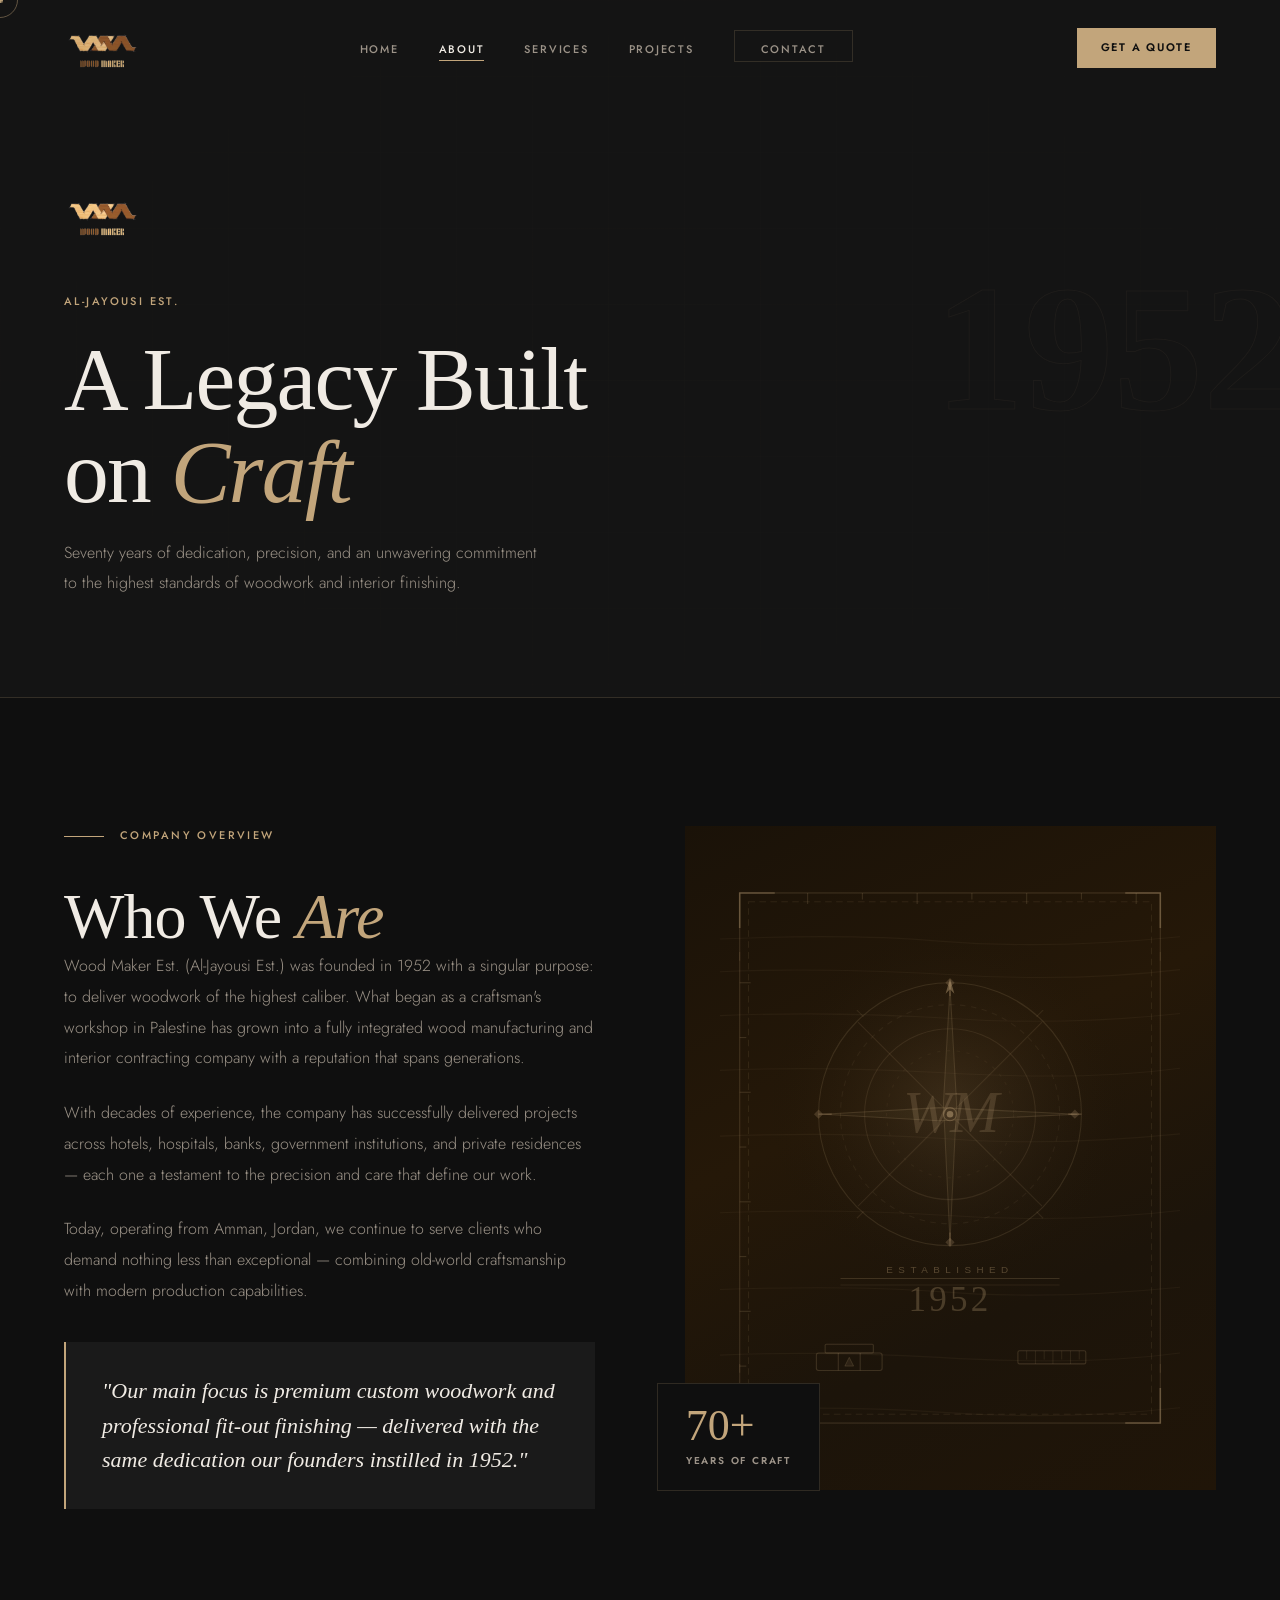
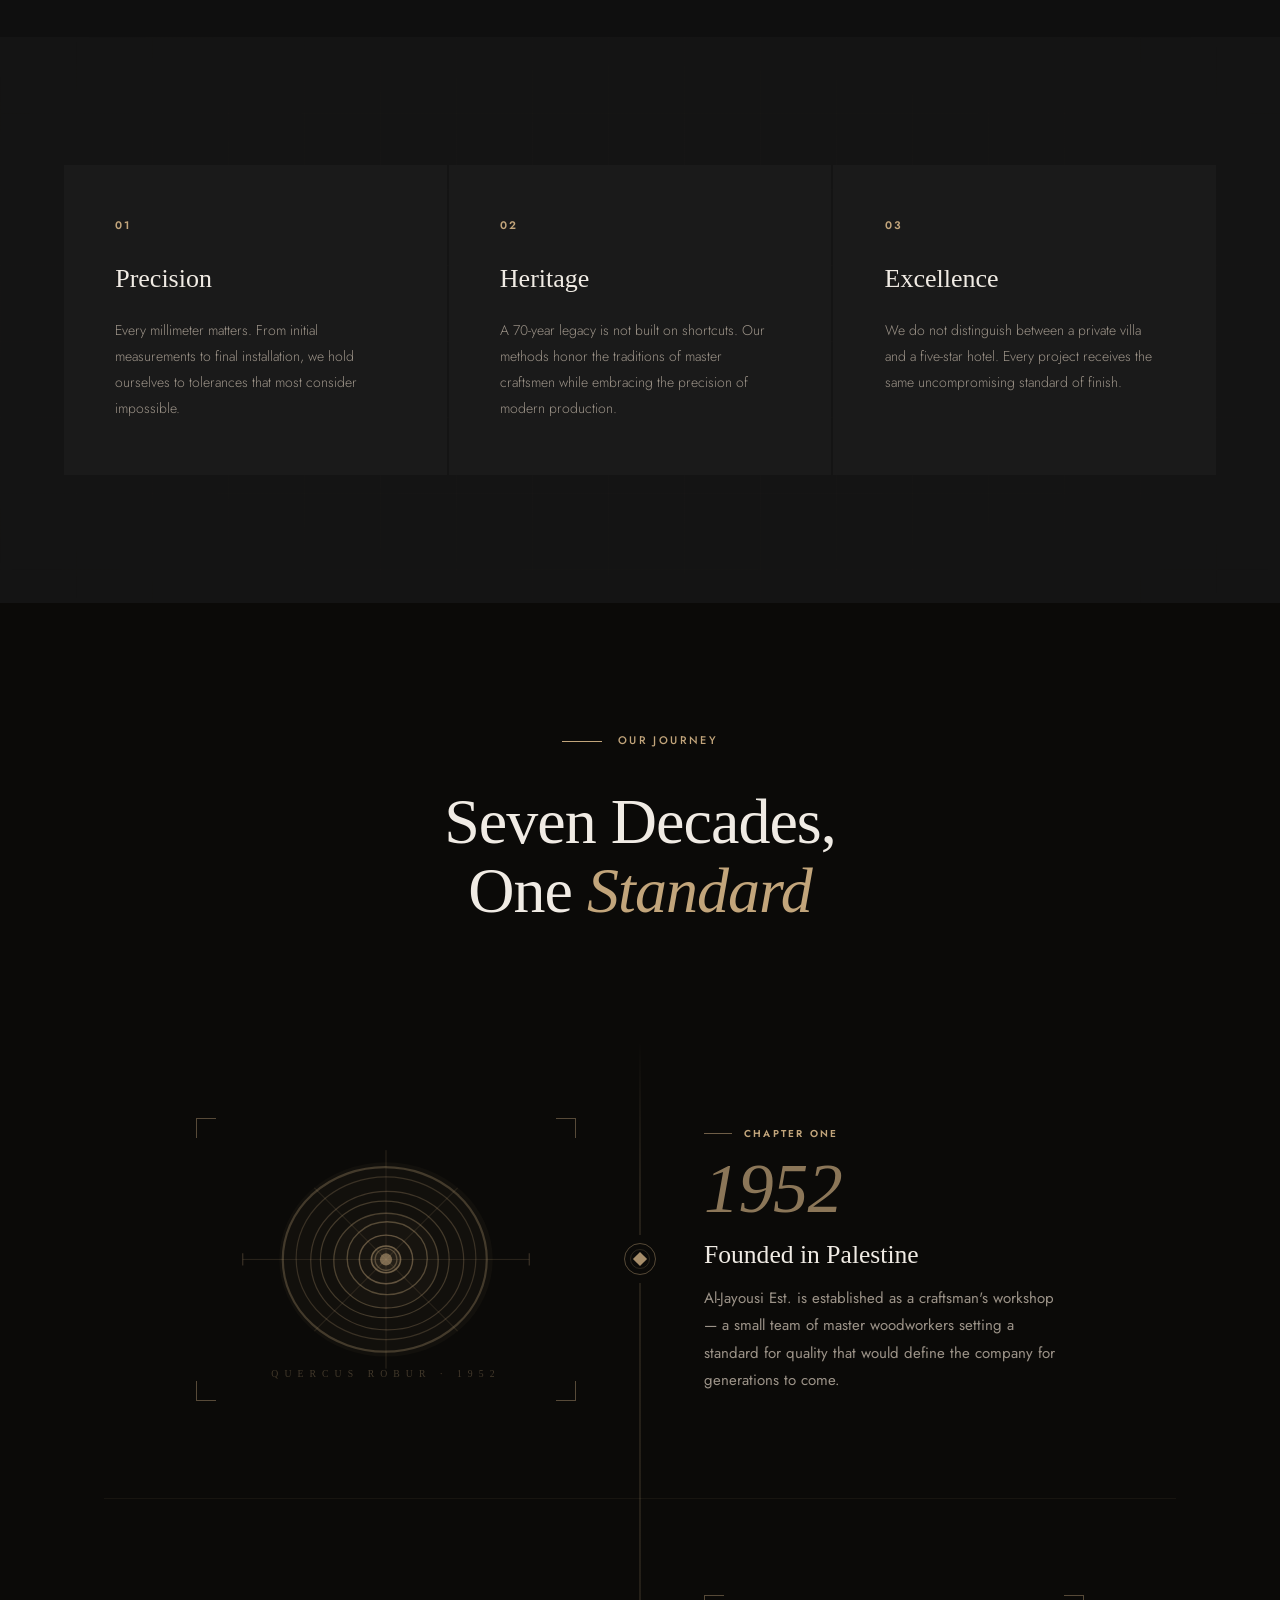
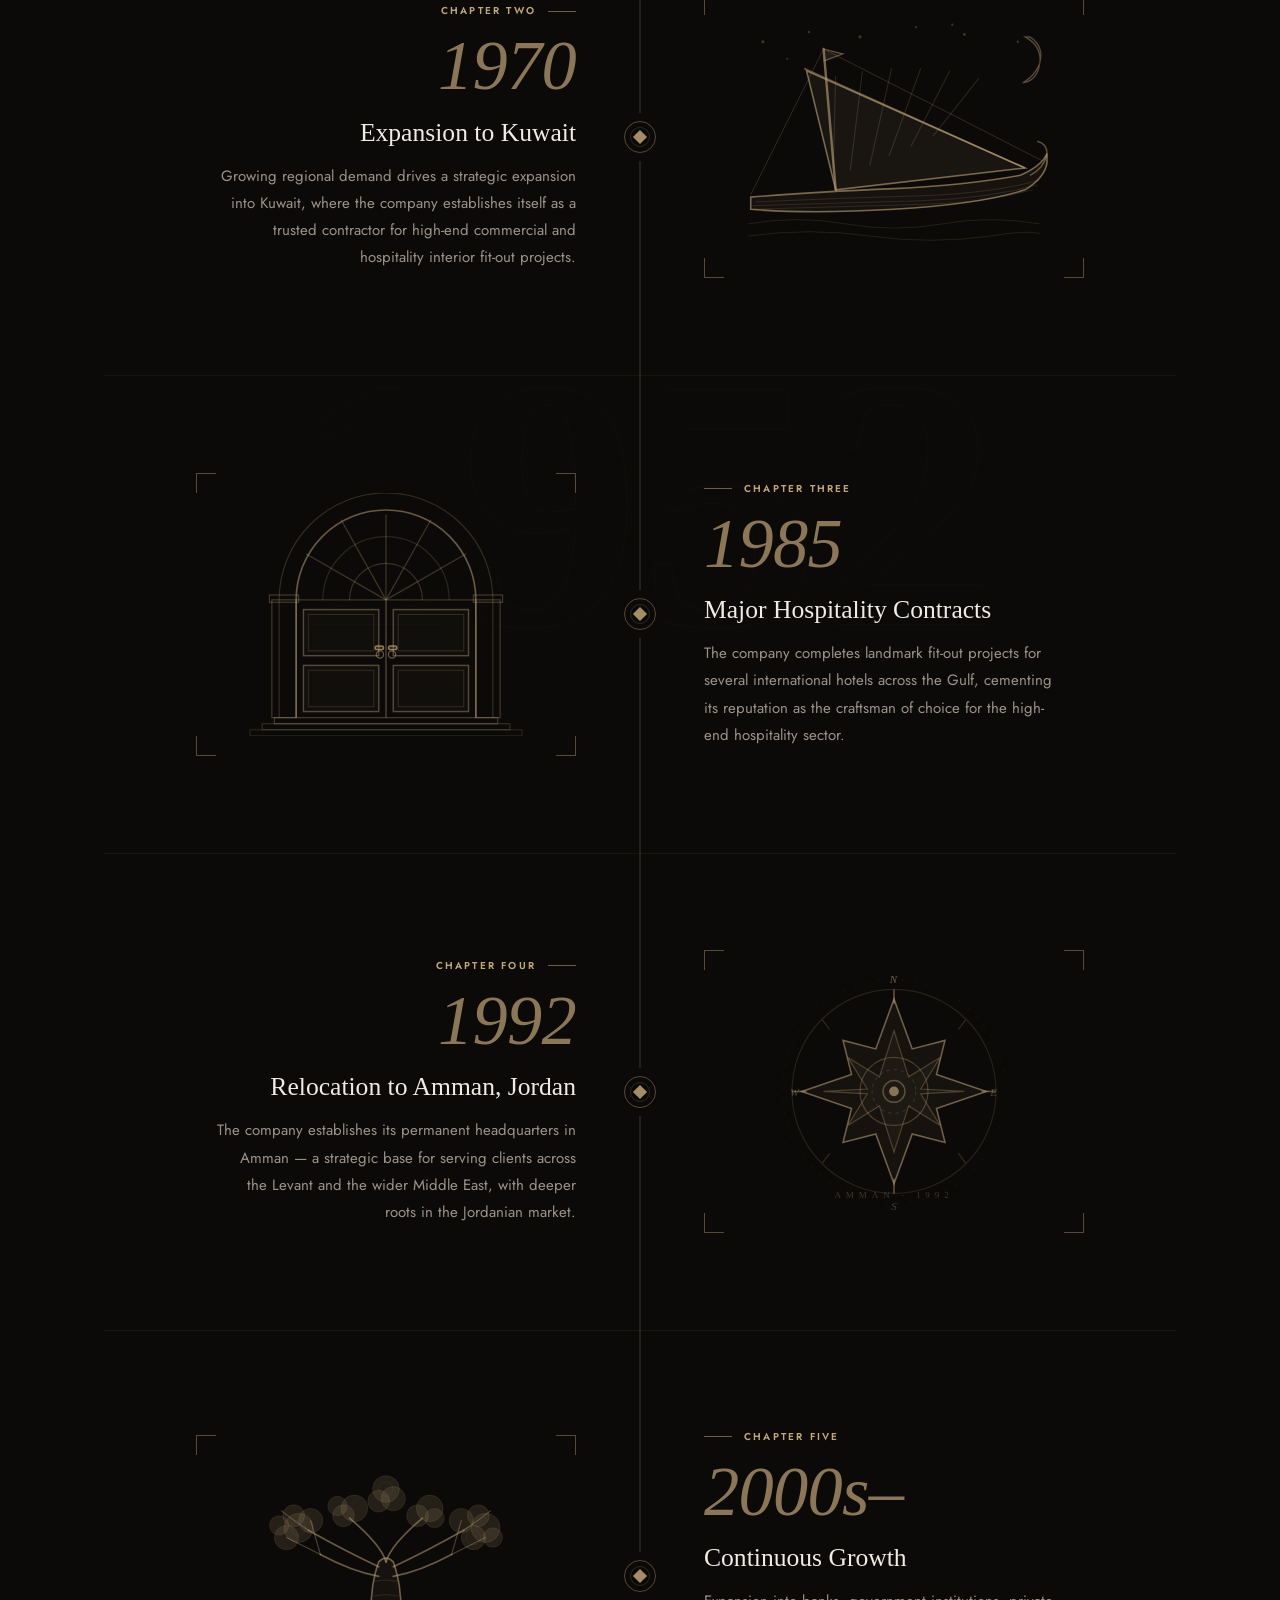
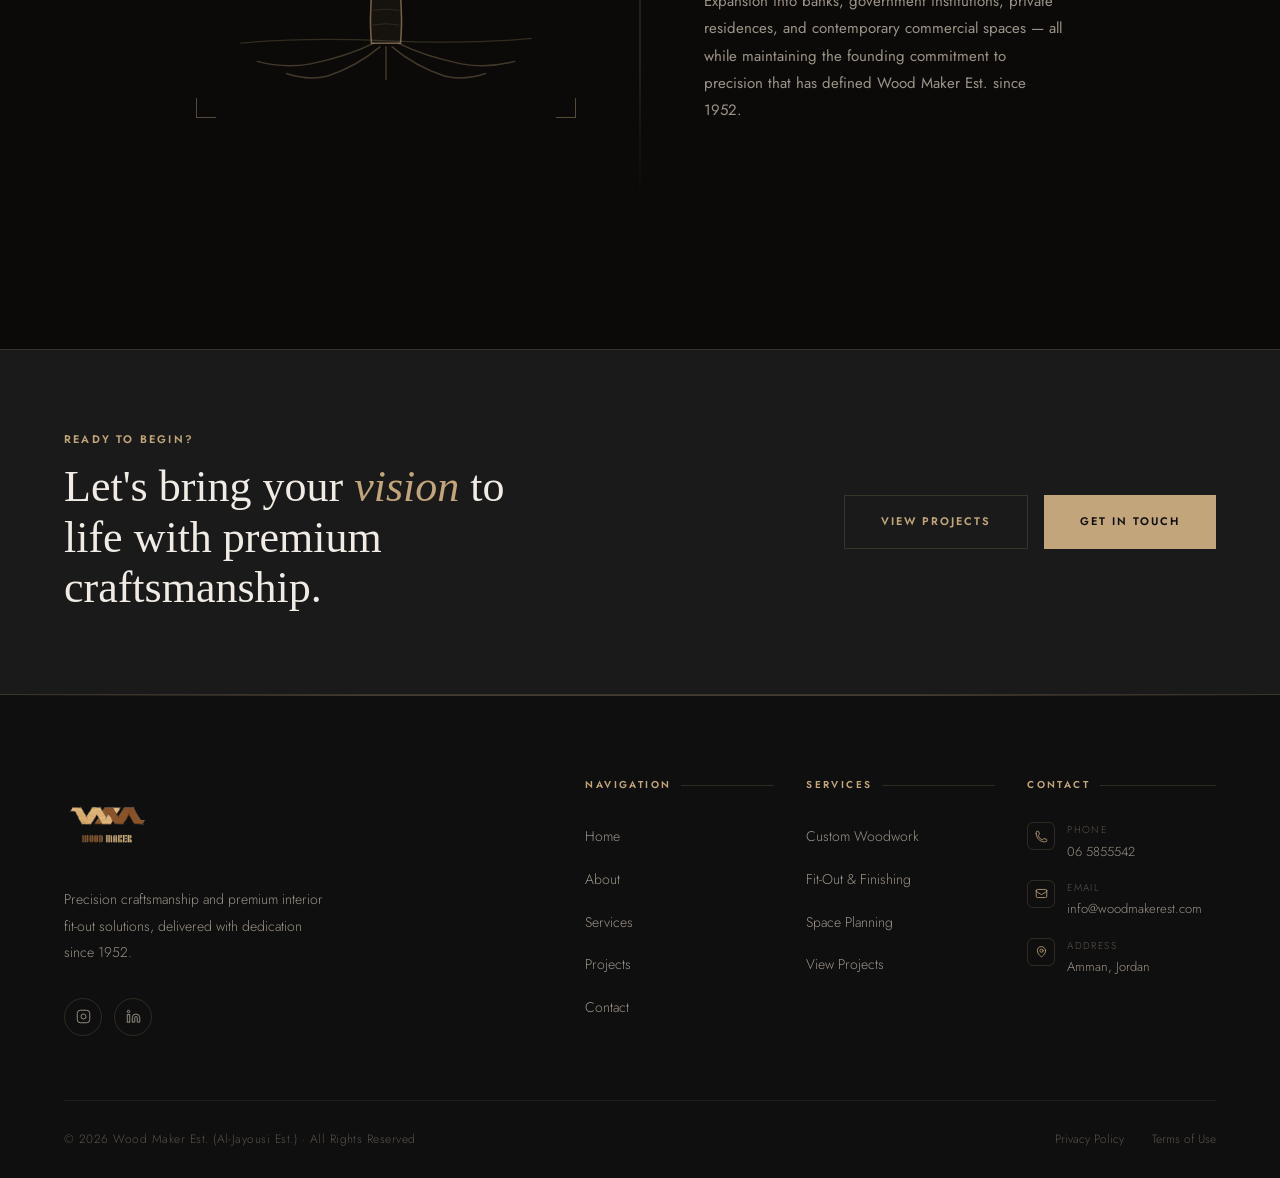
<file: about.html>
<!DOCTYPE html>
<html lang="en">
<head>
  <meta charset="UTF-8" />
  <meta name="viewport" content="width=device-width, initial-scale=1.0" />
  <meta name="description" content="Wood Maker Est. — A legacy of precision craftsmanship founded in 1952. Learn about our history, values, and the artisans behind our work." />
  <title>About Us — Wood Maker Est.</title>
  <link rel="stylesheet" href="styles.css" />
</head>
<body>

<div class="cursor-dot"></div>
<div class="cursor-ring"></div>

<nav class="nav scrolled" id="nav">
  <a href="index.html" class="nav-logo">
  <img src="assets/images/logos/logo.png" alt="Wood Maker Est." class="nav-logo-img" />
</a>
  <ul class="nav-links">
    <li><a href="index.html">Home</a></li>
    <li><a href="about.html">About</a></li>
    <li><a href="services.html">Services</a></li>
    <li><a href="projects.html">Projects</a></li>
    
    <li><a href="contact.html" class="nav-cta">Contact</a></li>
  </ul>
  <a href="contact.html" class="nav-quote">Get a Quote</a>
  <button class="nav-hamburger" id="hamburger" aria-label="Toggle menu">
    <span></span><span></span><span></span>
  </button>
</nav>

<div class="nav-mobile" id="mobileMenu">
  <a href="index.html">Home</a>
  <a href="about.html">About</a>
  <a href="services.html">Services</a>
  <a href="projects.html">Projects</a>
  <a href="contact.html">Contact</a>
</div>

<main>

  <!-- Page Header -->
  <header class="page-header" data-bg-text="1952" style="position:relative;overflow:hidden;">
    <div class="section-geo-bg" aria-hidden="true" style="opacity:.6;"></div>
    <img src="assets/images/logos/logo.png" alt="Wood Maker Est." class="header-logo fade-in" />
    <span class="overline fade-in delay-1" style="position:relative;z-index:1;">Al-Jayousi Est.</span>
    <h1 class="fade-in delay-1" style="position:relative;z-index:1;">A Legacy Built<br>on <em>Craft</em></h1>
    <p class="page-header-sub fade-in delay-2" style="position:relative;z-index:1;">
      Seventy years of dedication, precision, and an unwavering commitment
      to the highest standards of woodwork and interior finishing.
    </p>
  </header>

  <!-- Company Overview -->
  <section class="section">
    <div class="container">
      <div class="about-grid">
        <div class="about-text">
          <span class="section-label fade-in">Company Overview</span>
          <h2 class="section-title fade-in delay-1">Who We <em>Are</em></h2>

          <p class="fade-in delay-2">
            Wood Maker Est. (Al-Jayousi Est.) was founded in 1952 with a singular purpose:
            to deliver woodwork of the highest caliber. What began as a craftsman's workshop
            in Palestine has grown into a fully integrated wood manufacturing and interior
            contracting company with a reputation that spans generations.
          </p>
          <p class="fade-in delay-3">
            With decades of experience, the company has successfully delivered projects across
            hotels, hospitals, banks, government institutions, and private residences — each one
            a testament to the precision and care that define our work.
          </p>
          <p class="fade-in delay-4">
            Today, operating from Amman, Jordan, we continue to serve clients who demand
            nothing less than exceptional — combining old-world craftsmanship with modern
            production capabilities.
          </p>

          <div class="about-quote fade-in delay-4">
            <p>"Our main focus is premium custom woodwork and professional fit-out finishing — delivered with the same dedication our founders instilled in 1952."</p>
          </div>
        </div>

        <div class="fade-in delay-2" style="position:relative;">
          <div class="about-img-frame">
            <!-- SVG Workshop Illustration -->
            <div class="about-svg-illus" style="background:linear-gradient(155deg,#1a1208 0%,#251808 40%,#1c140a 70%,#201508 100%);">
              <svg viewBox="0 0 420 520" fill="none" xmlns="http://www.w3.org/2000/svg" style="width:100%;height:100%;">
                <defs>
                  <radialGradient id="centerGlowAbout" cx="50%" cy="45%" r="50%">
                    <stop offset="0%" stop-color="rgba(194,165,123,0.14)"/>
                    <stop offset="100%" stop-color="transparent"/>
                  </radialGradient>
                  <radialGradient id="goldRad" cx="50%" cy="50%" r="50%">
                    <stop offset="0%" stop-color="rgba(194,165,123,0.18)"/>
                    <stop offset="100%" stop-color="transparent"/>
                  </radialGradient>
                </defs>

                <!-- Wood grain background lines -->
                <g stroke="rgba(194,165,123,0.06)" stroke-width="1">
                  <path d="M 0 60 Q 120 55 200 62 Q 300 70 420 58"/>
                  <path d="M 0 90 Q 80 86 200 92 Q 320 100 420 88"/>
                  <path d="M 0 130 Q 100 126 200 132 Q 310 140 420 128"/>
                  <path d="M 0 180 Q 90 176 200 182 Q 330 190 420 178"/>
                  <path d="M 0 240 Q 110 236 200 242 Q 300 250 420 238"/>
                  <path d="M 0 310 Q 100 306 200 312 Q 320 320 420 308"/>
                  <path d="M 0 380 Q 120 376 200 382 Q 300 390 420 378"/>
                  <path d="M 0 440 Q 90 436 200 442 Q 330 450 420 438"/>
                  <path d="M 0 490 Q 110 486 200 492 Q 310 500 420 488"/>
                </g>

                <!-- Outer ornamental frame -->
                <rect x="18" y="18" width="384" height="484" stroke="rgba(194,165,123,0.2)" stroke-width="1" fill="none"/>
                <rect x="26" y="26" width="368" height="468" stroke="rgba(194,165,123,0.1)" stroke-width="1" fill="none" stroke-dasharray="6 4"/>

                <!-- Corner bracket ornaments -->
                <g stroke="rgba(194,165,123,0.35)" stroke-width="1.5" fill="none">
                  <path d="M 18 50 L 18 18 L 50 18"/>
                  <path d="M 370 18 L 402 18 L 402 50"/>
                  <path d="M 402 470 L 402 502 L 370 502"/>
                  <path d="M 50 502 L 18 502 L 18 470"/>
                </g>
                <!-- Inner corner dashes -->
                <g stroke="rgba(194,165,123,0.15)" stroke-width="1">
                  <line x1="18" y1="72" x2="18" y2="80"/>
                  <line x1="402" y1="72" x2="402" y2="80"/>
                  <line x1="18" y1="448" x2="18" y2="456"/>
                  <line x1="402" y1="448" x2="402" y2="456"/>
                </g>

                <!-- Center radial glow -->
                <ellipse cx="210" cy="230" rx="180" ry="180" fill="url(#centerGlowAbout)"/>

                <!-- Outer decorative circle -->
                <circle cx="210" cy="220" r="120" stroke="rgba(194,165,123,0.15)" stroke-width="1" fill="none"/>
                <circle cx="210" cy="220" r="100" stroke="rgba(194,165,123,0.08)" stroke-width="1" fill="none" stroke-dasharray="5 5"/>
                <circle cx="210" cy="220" r="78"  stroke="rgba(194,165,123,0.12)" stroke-width="1" fill="none"/>
                <circle cx="210" cy="220" r="58"  stroke="rgba(194,165,123,0.06)" stroke-width="1" fill="none" stroke-dasharray="3 6"/>

                <!-- Compass rose / geometric star -->
                <g stroke="rgba(194,165,123,0.18)" stroke-width="1" fill="none">
                  <!-- 8-point star from 4 diamonds -->
                  <polygon points="210,104 216,210 210,336 204,210" fill="rgba(194,165,123,0.04)"/>
                  <polygon points="94,220 200,214 326,220 200,226" fill="rgba(194,165,123,0.04)"/>
                </g>
                <!-- Diagonal star arms -->
                <g stroke="rgba(194,165,123,0.12)" stroke-width="1">
                  <line x1="126" y1="136" x2="204" y2="214"/>
                  <line x1="294" y1="136" x2="216" y2="214"/>
                  <line x1="126" y1="304" x2="204" y2="226"/>
                  <line x1="294" y1="304" x2="216" y2="226"/>
                </g>
                <!-- Cardinal tick marks on outer circle -->
                <g stroke="rgba(194,165,123,0.25)" stroke-width="1.5">
                  <line x1="210" y1="100" x2="210" y2="112"/>
                  <line x1="210" y1="328" x2="210" y2="340"/>
                  <line x1="90"  y1="220" x2="102" y2="220"/>
                  <line x1="318" y1="220" x2="330" y2="220"/>
                </g>
                <!-- Secondary tick marks -->
                <g stroke="rgba(194,165,123,0.12)" stroke-width="1">
                  <line x1="295" y1="125" x2="289" y2="131"/>
                  <line x1="125" y1="125" x2="131" y2="131"/>
                  <line x1="125" y1="315" x2="131" y2="309"/>
                  <line x1="295" y1="315" x2="289" y2="309"/>
                </g>

                <!-- North pointer -->
                <polygon points="210,96 206,110 210,106 214,110" fill="rgba(194,165,123,0.45)"/>
                <!-- Small dot at center -->
                <circle cx="210" cy="220" r="3" fill="rgba(194,165,123,0.5)"/>
                <circle cx="210" cy="220" r="6" stroke="rgba(194,165,123,0.3)" stroke-width="1" fill="none"/>

                <!-- WM Monogram -->
                <text x="210" y="236" font-family="Georgia, serif" font-size="54" font-weight="400" fill="rgba(194,165,123,0.2)" text-anchor="middle" font-style="italic" letter-spacing="-2">WM</text>

                <!-- Decorative small diamonds at cardinal points -->
                <g fill="rgba(194,165,123,0.22)">
                  <rect x="207" y="97"  width="6" height="6" transform="rotate(45 210 100)"/>
                  <rect x="207" y="334" width="6" height="6" transform="rotate(45 210 337)"/>
                  <rect x="87"  y="217" width="6" height="6" transform="rotate(45 90 220)"/>
                  <rect x="321" y="217" width="6" height="6" transform="rotate(45 324 220)"/>
                </g>

                <!-- Established banner -->
                <line x1="110" y1="370" x2="310" y2="370" stroke="rgba(194,165,123,0.2)" stroke-width="1"/>
                <line x1="110" y1="376" x2="310" y2="376" stroke="rgba(194,165,123,0.1)" stroke-width="1"/>
                <text x="210" y="365" font-family="Arial,sans-serif" font-size="9" fill="rgba(194,165,123,0.35)" text-anchor="middle" letter-spacing="5">ESTABLISHED</text>
                <text x="210" y="400" font-family="Georgia,serif" font-size="32" fill="rgba(194,165,123,0.28)" text-anchor="middle" letter-spacing="3" font-weight="300">1952</text>

                <!-- Measurement tick marks on left border -->
                <g stroke="rgba(194,165,123,0.18)" stroke-width="1">
                  <line x1="18" y1="100" x2="28" y2="100"/>
                  <line x1="18" y1="150" x2="24" y2="150"/>
                  <line x1="18" y1="200" x2="28" y2="200"/>
                  <line x1="18" y1="250" x2="24" y2="250"/>
                  <line x1="18" y1="300" x2="28" y2="300"/>
                  <line x1="18" y1="350" x2="24" y2="350"/>
                  <line x1="18" y1="400" x2="28" y2="400"/>
                  <line x1="18" y1="450" x2="24" y2="450"/>
                </g>
                <!-- Measurement tick marks on top border -->
                <g stroke="rgba(194,165,123,0.18)" stroke-width="1">
                  <line x1="80"  y1="18" x2="80"  y2="28"/>
                  <line x1="130" y1="18" x2="130" y2="24"/>
                  <line x1="180" y1="18" x2="180" y2="28"/>
                  <line x1="230" y1="18" x2="230" y2="24"/>
                  <line x1="280" y1="18" x2="280" y2="28"/>
                  <line x1="330" y1="18" x2="330" y2="24"/>
                  <line x1="380" y1="18" x2="380" y2="28"/>
                </g>

                <!-- Small tool silhouette — wood plane at bottom -->
                <g transform="translate(88, 430)" stroke="rgba(194,165,123,0.2)" stroke-width="1" fill="none">
                  <rect x="0" y="8" width="60" height="16" rx="2"/>
                  <rect x="8" y="0" width="44" height="8" rx="1"/>
                  <line x1="20" y1="8"  x2="20" y2="24"/>
                  <line x1="40" y1="8"  x2="40" y2="24"/>
                  <polygon points="30,12 26,20 34,20" fill="rgba(194,165,123,0.1)" stroke-width=".8"/>
                </g>

                <!-- Small ruler silhouette at bottom-right -->
                <g transform="translate(272, 432)" stroke="rgba(194,165,123,0.2)" stroke-width="1" fill="none">
                  <rect x="0" y="4" width="62" height="12" rx="1.5"/>
                  <g stroke-width=".8" opacity=".7">
                    <line x1="8"  y1="4" x2="8"  y2="12"/>
                    <line x1="16" y1="4" x2="16" y2="16"/>
                    <line x1="24" y1="4" x2="24" y2="12"/>
                    <line x1="32" y1="4" x2="32" y2="16"/>
                    <line x1="40" y1="4" x2="40" y2="12"/>
                    <line x1="48" y1="4" x2="48" y2="16"/>
                    <line x1="56" y1="4" x2="56" y2="12"/>
                  </g>
                </g>
              </svg>
            </div>
          </div>
          <div class="about-img-badge">
            <p class="badge-num">70+</p>
            <p class="badge-text">Years of Craft</p>
          </div>
        </div>
      </div>
    </div>
  </section>

  <!-- Mission & Values -->
  <section class="section" style="background:var(--bg-2);position:relative;overflow:hidden;">
    <div class="section-geo-bg" aria-hidden="true"></div>
    <div class="container" style="position:relative;z-index:1;">
      <div class="values-grid" style="display:grid;grid-template-columns:repeat(3,1fr);gap:2px;">

        <div style="background:var(--bg-3);padding:clamp(36px,4vw,52px);border-bottom:2px solid transparent;transition:border-color .4s;"
             class="fade-in"
             onmouseenter="this.style.borderColor='var(--accent)'"
             onmouseleave="this.style.borderColor='transparent'">
          <p style="font-size:11px;font-weight:600;letter-spacing:.2em;text-transform:uppercase;color:var(--accent);margin-bottom:20px;">01</p>
          <h3 style="font-family:'Cormorant Garant',serif;font-size:26px;font-weight:500;margin-bottom:16px;">Precision</h3>
          <p style="font-size:14px;font-weight:300;color:var(--text-2);line-height:1.85;">
            Every millimeter matters. From initial measurements to final installation,
            we hold ourselves to tolerances that most consider impossible.
          </p>
        </div>

        <div style="background:var(--bg-3);padding:clamp(36px,4vw,52px);border-bottom:2px solid transparent;transition:border-color .4s;"
             class="fade-in delay-1"
             onmouseenter="this.style.borderColor='var(--accent)'"
             onmouseleave="this.style.borderColor='transparent'">
          <p style="font-size:11px;font-weight:600;letter-spacing:.2em;text-transform:uppercase;color:var(--accent);margin-bottom:20px;">02</p>
          <h3 style="font-family:'Cormorant Garant',serif;font-size:26px;font-weight:500;margin-bottom:16px;">Heritage</h3>
          <p style="font-size:14px;font-weight:300;color:var(--text-2);line-height:1.85;">
            A 70-year legacy is not built on shortcuts. Our methods honor the traditions
            of master craftsmen while embracing the precision of modern production.
          </p>
        </div>

        <div style="background:var(--bg-3);padding:clamp(36px,4vw,52px);border-bottom:2px solid transparent;transition:border-color .4s;"
             class="fade-in delay-2"
             onmouseenter="this.style.borderColor='var(--accent)'"
             onmouseleave="this.style.borderColor='transparent'">
          <p style="font-size:11px;font-weight:600;letter-spacing:.2em;text-transform:uppercase;color:var(--accent);margin-bottom:20px;">03</p>
          <h3 style="font-family:'Cormorant Garant',serif;font-size:26px;font-weight:500;margin-bottom:16px;">Excellence</h3>
          <p style="font-size:14px;font-weight:300;color:var(--text-2);line-height:1.85;">
            We do not distinguish between a private villa and a five-star hotel.
            Every project receives the same uncompromising standard of finish.
          </p>
        </div>

      </div>
    </div>
  </section>

  <!-- Our Journey -->
  <section class="journey-v2">
    <div class="jv2-bg-year" aria-hidden="true">1952</div>

    <div class="container">
      <div class="jv2-header">
        <span class="section-label fade-in" style="justify-content:center;">Our Journey</span>
        <h2 class="section-title fade-in delay-1">Seven Decades,<br>One <em>Standard</em></h2>
      </div>
    </div>

    <div class="jv2-track">

      <!-- ── 1952: Founded ── -->
      <div class="jv2-item fade-in">
        <div class="jv2-illus-side">
          <div class="jv2-illus-frame">
            <span class="jv2-c jv2-c-tl"></span><span class="jv2-c jv2-c-tr"></span>
            <span class="jv2-c jv2-c-bl"></span><span class="jv2-c jv2-c-br"></span>
            <svg class="jv2-illus-svg" viewBox="0 0 280 200" fill="none" xmlns="http://www.w3.org/2000/svg">
              <!-- Wood end-grain: annual rings -->
              <ellipse cx="140" cy="100" rx="88" ry="80" fill="rgba(194,165,123,.035)"/>
              <!-- Bark (outermost) -->
              <ellipse cx="139" cy="100" rx="84" ry="76" stroke="rgba(194,165,123,.28)" stroke-width="1.8"/>
              <!-- Sapwood rings -->
              <ellipse cx="140" cy="99"  rx="74" ry="67" stroke="rgba(194,165,123,.22)" stroke-width="1"/>
              <ellipse cx="141" cy="101" rx="63" ry="57" stroke="rgba(194,165,123,.25)" stroke-width="1"/>
              <ellipse cx="139" cy="100" rx="53" ry="48" stroke="rgba(194,165,123,.28)" stroke-width="1"/>
              <!-- Heartwood rings -->
              <ellipse cx="140" cy="101" rx="43" ry="39" stroke="rgba(194,165,123,.32)" stroke-width="1.1" fill="rgba(194,165,123,.025)"/>
              <ellipse cx="141" cy="99"  rx="33" ry="30" stroke="rgba(194,165,123,.37)" stroke-width="1.1"/>
              <ellipse cx="140" cy="100" rx="22" ry="20" stroke="rgba(194,165,123,.43)" stroke-width="1.2"/>
              <ellipse cx="140" cy="100" rx="12" ry="11" stroke="rgba(194,165,123,.5)"  stroke-width="1.3" fill="rgba(194,165,123,.08)"/>
              <!-- Medullary rays radiating from pith -->
              <g stroke="rgba(194,165,123,.12)" stroke-width=".9">
                <line x1="140" y1="100" x2="224" y2="100"/>
                <line x1="140" y1="100" x2="199" y2="41"/>
                <line x1="140" y1="100" x2="140" y2="24"/>
                <line x1="140" y1="100" x2="81"  y2="41"/>
                <line x1="140" y1="100" x2="56"  y2="100"/>
                <line x1="140" y1="100" x2="81"  y2="159"/>
                <line x1="140" y1="100" x2="140" y2="176"/>
                <line x1="140" y1="100" x2="199" y2="159"/>
              </g>
              <!-- Pith (centre) -->
              <circle cx="140" cy="100" r="5" fill="rgba(194,165,123,.55)"/>
              <circle cx="140" cy="100" r="9" stroke="rgba(194,165,123,.35)" stroke-width="1" fill="none"/>
              <!-- Measurement span lines -->
              <line x1="56" y1="100" x2="22" y2="100" stroke="rgba(194,165,123,.18)" stroke-width=".8"/>
              <line x1="224" y1="100" x2="258" y2="100" stroke="rgba(194,165,123,.18)" stroke-width=".8"/>
              <line x1="22" y1="95" x2="22" y2="105" stroke="rgba(194,165,123,.25)" stroke-width="1"/>
              <line x1="258" y1="95" x2="258" y2="105" stroke="rgba(194,165,123,.25)" stroke-width="1"/>
              <line x1="140" y1="24" x2="140" y2="10" stroke="rgba(194,165,123,.18)" stroke-width=".8"/>
              <line x1="140" y1="176" x2="140" y2="190" stroke="rgba(194,165,123,.18)" stroke-width=".8"/>
              <!-- Label -->
              <text x="140" y="197" font-family="Georgia,serif" font-size="8" fill="rgba(194,165,123,.3)" text-anchor="middle" letter-spacing="5">QUERCUS ROBUR · 1952</text>
            </svg>
          </div>
        </div>
        <div class="jv2-node-wrap" aria-hidden="true">
          <span class="jv2-node-ring"></span>
          <span class="jv2-node-ring-2"></span>
          <span class="jv2-node-diamond"></span>
        </div>
        <div class="jv2-text-side">
          <p class="jv2-era-label">Chapter One</p>
          <p class="jv2-year">1952</p>
          <h3 class="jv2-title">Founded in Palestine</h3>
          <p class="jv2-desc">Al-Jayousi Est. is established as a craftsman's workshop — a small team of master woodworkers setting a standard for quality that would define the company for generations to come.</p>
        </div>
      </div>

      <!-- ── 1970: Kuwait ── -->
      <div class="jv2-item jv2-item--alt fade-in">
        <div class="jv2-illus-side">
          <div class="jv2-illus-frame">
            <span class="jv2-c jv2-c-tl"></span><span class="jv2-c jv2-c-tr"></span>
            <span class="jv2-c jv2-c-bl"></span><span class="jv2-c jv2-c-br"></span>
            <svg class="jv2-illus-svg" viewBox="0 0 280 200" fill="none" xmlns="http://www.w3.org/2000/svg">
              <!-- Traditional Arab dhow sailing vessel -->
              <!-- Night sky -->
              <g fill="rgba(194,165,123,.28)">
                <circle cx="32"  cy="22" r="1.3"/><circle cx="70"  cy="14" r="1"/>
                <circle cx="112" cy="18" r="1.4"/><circle cx="158" cy="10" r="0.9"/>
                <circle cx="198" cy="16" r="1.2"/><circle cx="242" cy="22" r="1"/>
                <circle cx="52"  cy="36" r="0.8"/><circle cx="188" cy="8"  r="0.9"/>
              </g>
              <!-- Crescent moon -->
              <path d="M248 18 Q262 26 260 40 Q258 54 246 56 Q256 50 260 40 Q264 26 252 18 Z" stroke="rgba(194,165,123,.4)" stroke-width="1" fill="rgba(194,165,123,.08)"/>
              <!-- Mast (raking forward slightly) -->
              <line x1="92" y1="144" x2="82" y2="28" stroke="rgba(194,165,123,.6)" stroke-width="2" stroke-linecap="round"/>
              <!-- Yard (lateen spar, angled) -->
              <line x1="66" y1="44" x2="248" y2="126" stroke="rgba(194,165,123,.5)" stroke-width="1.3"/>
              <!-- Lateen sail (large filled triangle) -->
              <path d="M68 46 L248 126 L92 144 Z" stroke="rgba(194,165,123,.6)" stroke-width="1.3" fill="rgba(194,165,123,.08)"/>
              <!-- Sail cloth panel lines -->
              <g stroke="rgba(194,165,123,.18)" stroke-width=".9">
                <line x1="92"  y1="50"  x2="90"  y2="126"/>
                <line x1="114" y1="46"  x2="104" y2="128"/>
                <line x1="138" y1="44"  x2="120" y2="124"/>
                <line x1="162" y1="44"  x2="136" y2="116"/>
                <line x1="186" y1="46"  x2="154" y2="108"/>
                <line x1="210" y1="52"  x2="172" y2="100"/>
              </g>
              <!-- Rigging ropes -->
              <line x1="82" y1="28" x2="262" y2="120" stroke="rgba(194,165,123,.22)" stroke-width=".8"/>
              <line x1="82" y1="28" x2="22"  y2="148" stroke="rgba(194,165,123,.22)" stroke-width=".8"/>
              <!-- Hull (dhow profile, high prow at right) -->
              <path d="M22,150 Q70,146 140,143 Q200,140 244,132 Q262,124 266,114 L266,122 Q264,134 248,144 Q210,156 140,160 Q70,164 22,160 Z"
                stroke="rgba(194,165,123,.6)" stroke-width="1.3" fill="rgba(194,165,123,.06)"/>
              <!-- Hull planking lines -->
              <g stroke="rgba(194,165,123,.16)" stroke-width=".8">
                <path d="M26,154 Q90,151 160,149 Q220,147 260,136"/>
                <path d="M24,157 Q90,155 162,153 Q218,151 258,140"/>
                <path d="M24,160 Q88,158 162,156 Q216,155 254,144"/>
              </g>
              <!-- Stern ornament -->
              <path d="M252,132 Q264,126 266,114 Q266,106 258,104" stroke="rgba(194,165,123,.45)" stroke-width="1.2" fill="none"/>
              <!-- Small flag at mast peak -->
              <path d="M82,28 L98,32 L82,38" stroke="rgba(194,165,123,.45)" stroke-width="1" fill="rgba(194,165,123,.12)"/>
              <!-- Water waves -->
              <g stroke="rgba(194,165,123,.14)" stroke-width=".8" fill="none">
                <path d="M20,172 Q60,165 100,172 Q140,179 180,172 Q220,165 260,172"/>
                <path d="M20,182 Q70,175 120,182 Q170,189 220,182 Q250,177 260,180"/>
              </g>
            </svg>
          </div>
        </div>
        <div class="jv2-node-wrap" aria-hidden="true">
          <span class="jv2-node-ring"></span>
          <span class="jv2-node-ring-2"></span>
          <span class="jv2-node-diamond"></span>
        </div>
        <div class="jv2-text-side">
          <p class="jv2-era-label">Chapter Two</p>
          <p class="jv2-year">1970</p>
          <h3 class="jv2-title">Expansion to Kuwait</h3>
          <p class="jv2-desc">Growing regional demand drives a strategic expansion into Kuwait, where the company establishes itself as a trusted contractor for high-end commercial and hospitality interior fit-out projects.</p>
        </div>
      </div>

      <!-- ── 1985: Hospitality ── -->
      <div class="jv2-item fade-in">
        <div class="jv2-illus-side">
          <div class="jv2-illus-frame">
            <span class="jv2-c jv2-c-tl"></span><span class="jv2-c jv2-c-tr"></span>
            <span class="jv2-c jv2-c-bl"></span><span class="jv2-c jv2-c-br"></span>
            <svg class="jv2-illus-svg" viewBox="0 0 280 200" fill="none" xmlns="http://www.w3.org/2000/svg">
              <!-- Grand ornate double door — the craft they deliver -->
              <!-- Outer surround / frame arch -->
              <path d="M52,185 L52,88 A88,88 0 0 1 228,88 L228,185" stroke="rgba(194,165,123,.22)" stroke-width="1" fill="none"/>
              <!-- Door frame (inner arch) -->
              <path d="M66,185 L66,88 A74,74 0 0 1 214,88 L214,185" stroke="rgba(194,165,123,.5)" stroke-width="1.4" fill="none"/>
              <!-- Pilasters flanking -->
              <rect x="46" y="88" width="20" height="97" stroke="rgba(194,165,123,.3)" stroke-width="1"/>
              <rect x="214" y="88" width="20" height="97" stroke="rgba(194,165,123,.3)" stroke-width="1"/>
              <!-- Column capital bands -->
              <rect x="44" y="84" width="24" height="6" stroke="rgba(194,165,123,.3)" stroke-width="1"/>
              <rect x="212" y="84" width="24" height="6" stroke="rgba(194,165,123,.3)" stroke-width="1"/>
              <!-- Fanlight (arch zone) — radial spokes from centre of arch -->
              <g stroke="rgba(194,165,123,.28)" stroke-width="1">
                <line x1="140" y1="88" x2="140" y2="18"/>
                <line x1="140" y1="88" x2="177" y2="22"/>
                <line x1="140" y1="88" x2="103" y2="22"/>
                <line x1="140" y1="88" x2="206" y2="50"/>
                <line x1="140" y1="88" x2="74"  y2="50"/>
                <line x1="140" y1="88" x2="214" y2="88"/>
                <line x1="140" y1="88" x2="66"  y2="88"/>
              </g>
              <!-- Fanlight arc rings -->
              <path d="M110,88 A30,30 0 0 1 170,88" stroke="rgba(194,165,123,.25)" stroke-width="1" fill="none"/>
              <path d="M88,88  A52,52 0 0 1 192,88" stroke="rgba(194,165,123,.18)" stroke-width="1" fill="none"/>
              <!-- Door centre split line -->
              <line x1="140" y1="88" x2="140" y2="185" stroke="rgba(194,165,123,.35)" stroke-width="1.2"/>
              <!-- Left door leaf panels (2 raised panels) -->
              <rect x="72"  y="96"  width="62" height="38" stroke="rgba(194,165,123,.4)" stroke-width="1.2" fill="rgba(194,165,123,.03)"/>
              <rect x="76"  y="100" width="54" height="30" stroke="rgba(194,165,123,.2)" stroke-width=".8"/>
              <rect x="72"  y="142" width="62" height="38" stroke="rgba(194,165,123,.4)" stroke-width="1.2" fill="rgba(194,165,123,.03)"/>
              <rect x="76"  y="146" width="54" height="30" stroke="rgba(194,165,123,.2)" stroke-width=".8"/>
              <!-- Right door leaf panels -->
              <rect x="146" y="96"  width="62" height="38" stroke="rgba(194,165,123,.4)" stroke-width="1.2" fill="rgba(194,165,123,.03)"/>
              <rect x="150" y="100" width="54" height="30" stroke="rgba(194,165,123,.2)" stroke-width=".8"/>
              <rect x="146" y="142" width="62" height="38" stroke="rgba(194,165,123,.4)" stroke-width="1.2" fill="rgba(194,165,123,.03)"/>
              <rect x="150" y="146" width="54" height="30" stroke="rgba(194,165,123,.2)" stroke-width=".8"/>
              <!-- Door handles -->
              <rect x="131" y="126" width="7" height="3" rx="1.5" stroke="rgba(194,165,123,.7)" stroke-width="1.2" fill="rgba(194,165,123,.2)"/>
              <circle cx="135" cy="133" r="3" stroke="rgba(194,165,123,.5)" stroke-width="1"/>
              <rect x="142" y="126" width="7" height="3" rx="1.5" stroke="rgba(194,165,123,.7)" stroke-width="1.2" fill="rgba(194,165,123,.2)"/>
              <circle cx="145" cy="133" r="3" stroke="rgba(194,165,123,.5)" stroke-width="1"/>
              <!-- Steps at base -->
              <rect x="48"  y="185" width="184" height="5" stroke="rgba(194,165,123,.3)" stroke-width="1"/>
              <rect x="38"  y="190" width="204" height="5" stroke="rgba(194,165,123,.22)" stroke-width="1"/>
              <rect x="28"  y="195" width="224" height="5" stroke="rgba(194,165,123,.16)" stroke-width="1"/>
            </svg>
          </div>
        </div>
        <div class="jv2-node-wrap" aria-hidden="true">
          <span class="jv2-node-ring"></span>
          <span class="jv2-node-ring-2"></span>
          <span class="jv2-node-diamond"></span>
        </div>
        <div class="jv2-text-side">
          <p class="jv2-era-label">Chapter Three</p>
          <p class="jv2-year">1985</p>
          <h3 class="jv2-title">Major Hospitality Contracts</h3>
          <p class="jv2-desc">The company completes landmark fit-out projects for several international hotels across the Gulf, cementing its reputation as the craftsman of choice for the high-end hospitality sector.</p>
        </div>
      </div>

      <!-- ── 1992: Amman ── -->
      <div class="jv2-item jv2-item--alt fade-in">
        <div class="jv2-illus-side">
          <div class="jv2-illus-frame">
            <span class="jv2-c jv2-c-tl"></span><span class="jv2-c jv2-c-tr"></span>
            <span class="jv2-c jv2-c-bl"></span><span class="jv2-c jv2-c-br"></span>
            <svg class="jv2-illus-svg" viewBox="0 0 280 200" fill="none" xmlns="http://www.w3.org/2000/svg">
              <!-- 16-point compass rose — navigation to Amman -->
              <!-- Outer tick ring -->
              <circle cx="140" cy="100" r="92" stroke="rgba(194,165,123,.08)" stroke-width="1" stroke-dasharray="1 9"/>
              <circle cx="140" cy="100" r="84" stroke="rgba(194,165,123,.15)" stroke-width="1"/>
              <!-- Major cardinal ticks on outer ring -->
              <g stroke="rgba(194,165,123,.4)" stroke-width="1.5">
                <line x1="140" y1="16" x2="140" y2="28"/>
                <line x1="224" y1="100" x2="212" y2="100"/>
                <line x1="140" y1="184" x2="140" y2="172"/>
                <line x1="56"  y1="100" x2="68"  y2="100"/>
              </g>
              <!-- Minor ticks -->
              <g stroke="rgba(194,165,123,.22)" stroke-width="1">
                <line x1="199" y1="41"  x2="193" y2="49"/>
                <line x1="199" y1="159" x2="193" y2="151"/>
                <line x1="81"  y1="159" x2="87"  y2="151"/>
                <line x1="81"  y1="41"  x2="87"  y2="49"/>
              </g>
              <!-- 16-point star polygon (alternating r=76 and r=38) -->
              <polygon
                points="140,24 155,65 182,58 175,86 216,100 175,114 182,142 155,135 140,176 125,135 98,142 105,114 64,100 105,86 98,58 125,65"
                stroke="rgba(194,165,123,.55)" stroke-width="1.3"
                fill="rgba(194,165,123,.06)"/>
              <!-- Inner 8-point star (cardinal/ordinal only) -->
              <polygon
                points="140,50 152,88 178,72 162,98 198,100 162,102 178,128 152,112 140,150 128,112 102,128 118,102 82,100 118,98 102,72 128,88"
                stroke="rgba(194,165,123,.3)" stroke-width="1"
                fill="rgba(194,165,123,.04)"/>
              <!-- Inner decorative circles -->
              <circle cx="140" cy="100" r="28" stroke="rgba(194,165,123,.3)" stroke-width="1"/>
              <circle cx="140" cy="100" r="18" stroke="rgba(194,165,123,.2)" stroke-width=".8" stroke-dasharray="3 3"/>
              <circle cx="140" cy="100" r="9"  stroke="rgba(194,165,123,.4)" stroke-width="1.2"/>
              <!-- Centre dot -->
              <circle cx="140" cy="100" r="4" fill="rgba(194,165,123,.65)"/>
              <!-- N label -->
              <text x="140" y="11" font-family="Georgia,serif" font-size="9" fill="rgba(194,165,123,.55)" text-anchor="middle" letter-spacing="1" font-style="italic">N</text>
              <text x="222" y="104" font-family="Georgia,serif" font-size="9" fill="rgba(194,165,123,.35)" text-anchor="middle" font-style="italic">E</text>
              <text x="140" y="198" font-family="Georgia,serif" font-size="9" fill="rgba(194,165,123,.35)" text-anchor="middle" font-style="italic">S</text>
              <text x="58"  y="104" font-family="Georgia,serif" font-size="9" fill="rgba(194,165,123,.35)" text-anchor="middle" font-style="italic">W</text>
              <!-- Amman label -->
              <text x="140" y="188" font-family="Georgia,serif" font-size="7.5" fill="rgba(194,165,123,.28)" text-anchor="middle" letter-spacing="4">AMMAN · 1992</text>
            </svg>
          </div>
        </div>
        <div class="jv2-node-wrap" aria-hidden="true">
          <span class="jv2-node-ring"></span>
          <span class="jv2-node-ring-2"></span>
          <span class="jv2-node-diamond"></span>
        </div>
        <div class="jv2-text-side">
          <p class="jv2-era-label">Chapter Four</p>
          <p class="jv2-year">1992</p>
          <h3 class="jv2-title">Relocation to Amman, Jordan</h3>
          <p class="jv2-desc">The company establishes its permanent headquarters in Amman — a strategic base for serving clients across the Levant and the wider Middle East, with deeper roots in the Jordanian market.</p>
        </div>
      </div>

      <!-- ── 2000s–Present ── -->
      <div class="jv2-item fade-in">
        <div class="jv2-illus-side">
          <div class="jv2-illus-frame">
            <span class="jv2-c jv2-c-tl"></span><span class="jv2-c jv2-c-tr"></span>
            <span class="jv2-c jv2-c-bl"></span><span class="jv2-c jv2-c-br"></span>
            <svg class="jv2-illus-svg" viewBox="0 0 280 200" fill="none" xmlns="http://www.w3.org/2000/svg">
              <!-- Flourishing oak tree — roots, trunk, branches, canopy -->
              <!-- Ground line -->
              <path d="M20,155 Q70,150 140,153 Q210,156 260,151" stroke="rgba(194,165,123,.22)" stroke-width="1" fill="none"/>
              <!-- Roots spreading below -->
              <g stroke="rgba(194,165,123,.3)" stroke-width="1.2" fill="none" stroke-linecap="round">
                <path d="M130,155 Q108,166 78,172 Q56,176 34,170"/>
                <path d="M135,158 Q116,174 92,182 Q76,186 58,180"/>
                <path d="M140,158 Q140,174 140,185"/>
                <path d="M145,158 Q164,174 188,182 Q204,186 222,180"/>
                <path d="M150,155 Q172,166 202,172 Q224,176 246,170"/>
              </g>
              <!-- Trunk (slightly tapered) -->
              <path d="M128,155 Q126,130 129,108 Q131,96 134,88 Q140,82 146,88 Q149,96 151,108 Q154,130 152,155 Z"
                stroke="rgba(194,165,123,.55)" stroke-width="1.3" fill="rgba(194,165,123,.06)"/>
              <!-- Bark grain lines on trunk -->
              <g stroke="rgba(194,165,123,.15)" stroke-width=".8" fill="none">
                <path d="M129,140 Q140,138 151,140"/>
                <path d="M129,128 Q140,126 151,128"/>
                <path d="M130,116 Q140,114 150,116"/>
                <path d="M130,104 Q140,102 150,104"/>
              </g>
              <!-- Main branches -->
              <g stroke="rgba(194,165,123,.5)" stroke-width="1.5" fill="none" stroke-linecap="round">
                <path d="M134,100 Q112,96 86,82"/><!-- left main -->
                <path d="M134,92 Q108,80 76,62"/><!-- left upper -->
                <path d="M146,100 Q168,96 194,82"/><!-- right main -->
                <path d="M146,92 Q172,80 204,62"/><!-- right upper -->
                <path d="M140,88 Q136,74 110,52"/><!-- center-left -->
                <path d="M140,88 Q144,74 170,52"/><!-- center-right -->
              </g>
              <!-- Sub-branches -->
              <g stroke="rgba(194,165,123,.35)" stroke-width="1" fill="none" stroke-linecap="round">
                <path d="M86,82 Q70,74 58,68"/>
                <path d="M86,82 Q82,68 78,54"/>
                <path d="M194,82 Q210,74 222,68"/>
                <path d="M194,82 Q198,68 202,54"/>
                <path d="M76,62 Q64,54 54,46"/>
                <path d="M204,62 Q216,54 226,46"/>
              </g>
              <!-- Leaf canopy clusters (filled circles) -->
              <g fill="rgba(194,165,123,.14)" stroke="rgba(194,165,123,.2)" stroke-width=".5">
                <!-- Left cluster -->
                <circle cx="58" cy="68" r="10"/><circle cx="68" cy="60" r="12"/><circle cx="52" cy="58" r="8"/>
                <circle cx="78" cy="54" r="10"/><circle cx="64" cy="50" r="9"/>
                <!-- Center-left cluster -->
                <circle cx="105" cy="50" r="9"/><circle cx="114" cy="44" r="11"/><circle cx="100" cy="42" r="8"/>
                <!-- Top cluster -->
                <circle cx="134" cy="38" r="9"/><circle cx="146" cy="36" r="10"/><circle cx="140" cy="28" r="11"/>
                <!-- Center-right cluster -->
                <circle cx="166" cy="50" r="9"/><circle cx="176" cy="44" r="11"/><circle cx="180" cy="52" r="8"/>
                <!-- Right cluster -->
                <circle cx="212" cy="68" r="10"/><circle cx="222" cy="60" r="12"/><circle cx="228" cy="68" r="8"/>
                <circle cx="202" cy="54" r="10"/><circle cx="216" cy="50" r="9"/>
              </g>
              <!-- Leaf cluster inner highlight rings -->
              <g stroke="rgba(194,165,123,.1)" stroke-width=".6" fill="none">
                <circle cx="68" cy="60" r="6"/><circle cx="140" cy="28" r="6"/><circle cx="212" cy="68" r="6"/>
              </g>
            </svg>
          </div>
        </div>
        <div class="jv2-node-wrap" aria-hidden="true">
          <span class="jv2-node-ring"></span>
          <span class="jv2-node-ring-2"></span>
          <span class="jv2-node-diamond"></span>
        </div>
        <div class="jv2-text-side">
          <p class="jv2-era-label">Chapter Five</p>
          <p class="jv2-year">2000s–</p>
          <h3 class="jv2-title">Continuous Growth</h3>
          <p class="jv2-desc">Expansion into banks, government institutions, private residences, and contemporary commercial spaces — all while maintaining the founding commitment to precision that has defined Wood Maker Est. since 1952.</p>
        </div>
      </div>

    </div><!-- /.jv2-track -->
  </section>

  <!-- CTA Strip -->
  <section style="background:var(--bg-3);border-top:1px solid var(--accent-border);border-bottom:1px solid var(--accent-border);padding:80px 0;">
    <div class="container" style="display:flex;justify-content:space-between;align-items:center;flex-wrap:wrap;gap:32px;">
      <div>
        <p style="font-size:11px;font-weight:600;letter-spacing:.2em;text-transform:uppercase;color:var(--accent);margin-bottom:12px;">Ready to Begin?</p>
        <h2 style="font-family:'Cormorant Garant',serif;font-size:clamp(28px,4vw,44px);font-weight:400;line-height:1.15;max-width:480px;">
          Let's bring your <em style="font-style:italic;color:var(--accent);">vision</em> to life with premium craftsmanship.
        </h2>
      </div>
      <div style="display:flex;gap:16px;flex-wrap:wrap;">
        <a href="projects.html" class="btn btn-ghost"><span class="btn-inner">View Projects</span></a>
        <a href="contact.html" class="btn btn-primary"><span class="btn-inner">Get in Touch</span></a>
      </div>
    </div>
  </section>

</main>

<footer class="footer">
  <div class="footer-accent-line"></div>
  <div class="container">
    <div class="footer-inner">
      <div class="footer-top">
        <div class="footer-brand">
          <img src="assets/images/logos/logo.png" alt="Wood Maker Est." class="footer-logo-img" />
          <p class="footer-tagline">Precision craftsmanship and premium interior fit-out solutions, delivered with dedication since 1952.</p>
          <div class="footer-social">
            <a href="#" class="footer-social-btn" aria-label="Instagram">
              <svg xmlns="http://www.w3.org/2000/svg" fill="none" viewBox="0 0 24 24" stroke="currentColor" stroke-width="1.5"><rect x="2" y="2" width="20" height="20" rx="5" ry="5"/><path d="M16 11.37A4 4 0 1112.63 8 4 4 0 0116 11.37z"/><line x1="17.5" y1="6.5" x2="17.51" y2="6.5"/></svg>
            </a>
            <a href="#" class="footer-social-btn" aria-label="LinkedIn">
              <svg xmlns="http://www.w3.org/2000/svg" fill="none" viewBox="0 0 24 24" stroke="currentColor" stroke-width="1.5"><path d="M16 8a6 6 0 016 6v7h-4v-7a2 2 0 00-2-2 2 2 0 00-2 2v7h-4v-7a6 6 0 016-6z"/><rect x="2" y="9" width="4" height="12"/><circle cx="4" cy="4" r="2"/></svg>
            </a>
          </div>
        </div>
        <div class="footer-nav-cols">
          <div class="footer-col">
            <h4 class="footer-col-title">Navigation</h4>
            <ul class="footer-links">
              <li><a href="index.html">Home</a></li>
              <li><a href="about.html">About</a></li>
              <li><a href="services.html">Services</a></li>
              <li><a href="projects.html">Projects</a></li>
              <li><a href="contact.html">Contact</a></li>
            </ul>
          </div>
          <div class="footer-col">
            <h4 class="footer-col-title">Services</h4>
            <ul class="footer-links">
              <li><a href="services.html">Custom Woodwork</a></li>
              <li><a href="services.html">Fit-Out &amp; Finishing</a></li>
              <li><a href="services.html">Space Planning</a></li>
              <li><a href="projects.html">View Projects</a></li>
            </ul>
          </div>
          <div class="footer-col">
            <h4 class="footer-col-title">Contact</h4>
            <div class="footer-contact-items">
              <div class="footer-contact-item">
                <div class="footer-contact-icon">
                  <svg xmlns="http://www.w3.org/2000/svg" fill="none" viewBox="0 0 24 24" stroke="currentColor" stroke-width="1.5"><path stroke-linecap="round" stroke-linejoin="round" d="M2.25 6.75c0 8.284 6.716 15 15 15h2.25a2.25 2.25 0 002.25-2.25v-1.372c0-.516-.351-.966-.852-1.091l-4.423-1.106c-.44-.11-.902.055-1.173.417l-.97 1.293c-.282.376-.769.542-1.21.38a12.035 12.035 0 01-7.143-7.143c-.162-.441.004-.928.38-1.21l1.293-.97c.363-.271.527-.734.417-1.173L6.963 3.102a1.125 1.125 0 00-1.091-.852H4.5A2.25 2.25 0 002.25 4.5v2.25z"/></svg>
                </div>
                <div class="footer-contact-text">
                  <span class="footer-contact-label">Phone</span>
                  <a href="tel:+96265855542">06 5855542</a>
                </div>
              </div>
              <div class="footer-contact-item">
                <div class="footer-contact-icon">
                  <svg xmlns="http://www.w3.org/2000/svg" fill="none" viewBox="0 0 24 24" stroke="currentColor" stroke-width="1.5"><path stroke-linecap="round" stroke-linejoin="round" d="M21.75 6.75v10.5a2.25 2.25 0 01-2.25 2.25h-15a2.25 2.25 0 01-2.25-2.25V6.75m19.5 0A2.25 2.25 0 0019.5 4.5h-15a2.25 2.25 0 00-2.25 2.25m19.5 0v.243a2.25 2.25 0 01-1.07 1.916l-7.5 4.615a2.25 2.25 0 01-2.36 0L3.32 8.91a2.25 2.25 0 01-1.07-1.916V6.75"/></svg>
                </div>
                <div class="footer-contact-text">
                  <span class="footer-contact-label">Email</span>
                  <a href="mailto:info@woodmakerest.com">info@woodmakerest.com</a>
                </div>
              </div>
              <div class="footer-contact-item">
                <div class="footer-contact-icon">
                  <svg xmlns="http://www.w3.org/2000/svg" fill="none" viewBox="0 0 24 24" stroke="currentColor" stroke-width="1.5"><path stroke-linecap="round" stroke-linejoin="round" d="M15 10.5a3 3 0 11-6 0 3 3 0 016 0z"/><path stroke-linecap="round" stroke-linejoin="round" d="M19.5 10.5c0 7.142-7.5 11.25-7.5 11.25S4.5 17.642 4.5 10.5a7.5 7.5 0 1115 0z"/></svg>
                </div>
                <div class="footer-contact-text">
                  <span class="footer-contact-label">Address</span>
                  <a href="https://maps.app.goo.gl/WrCGHVJaD8HRzRDE7" target="_blank" rel="noopener">Amman, Jordan</a>
                </div>
              </div>
            </div>
          </div>
        </div>
      </div>
      <div class="footer-bottom">
        <p class="footer-copy">© 2026 Wood Maker Est. (Al-Jayousi Est.) · All Rights Reserved</p>
        <div class="footer-legal">
          <a href="#">Privacy Policy</a>
          <a href="#">Terms of Use</a>
        </div>
      </div>
    </div>
  </div>
</footer>

<script src="script.js"></script>
</body>
</html>
</file>
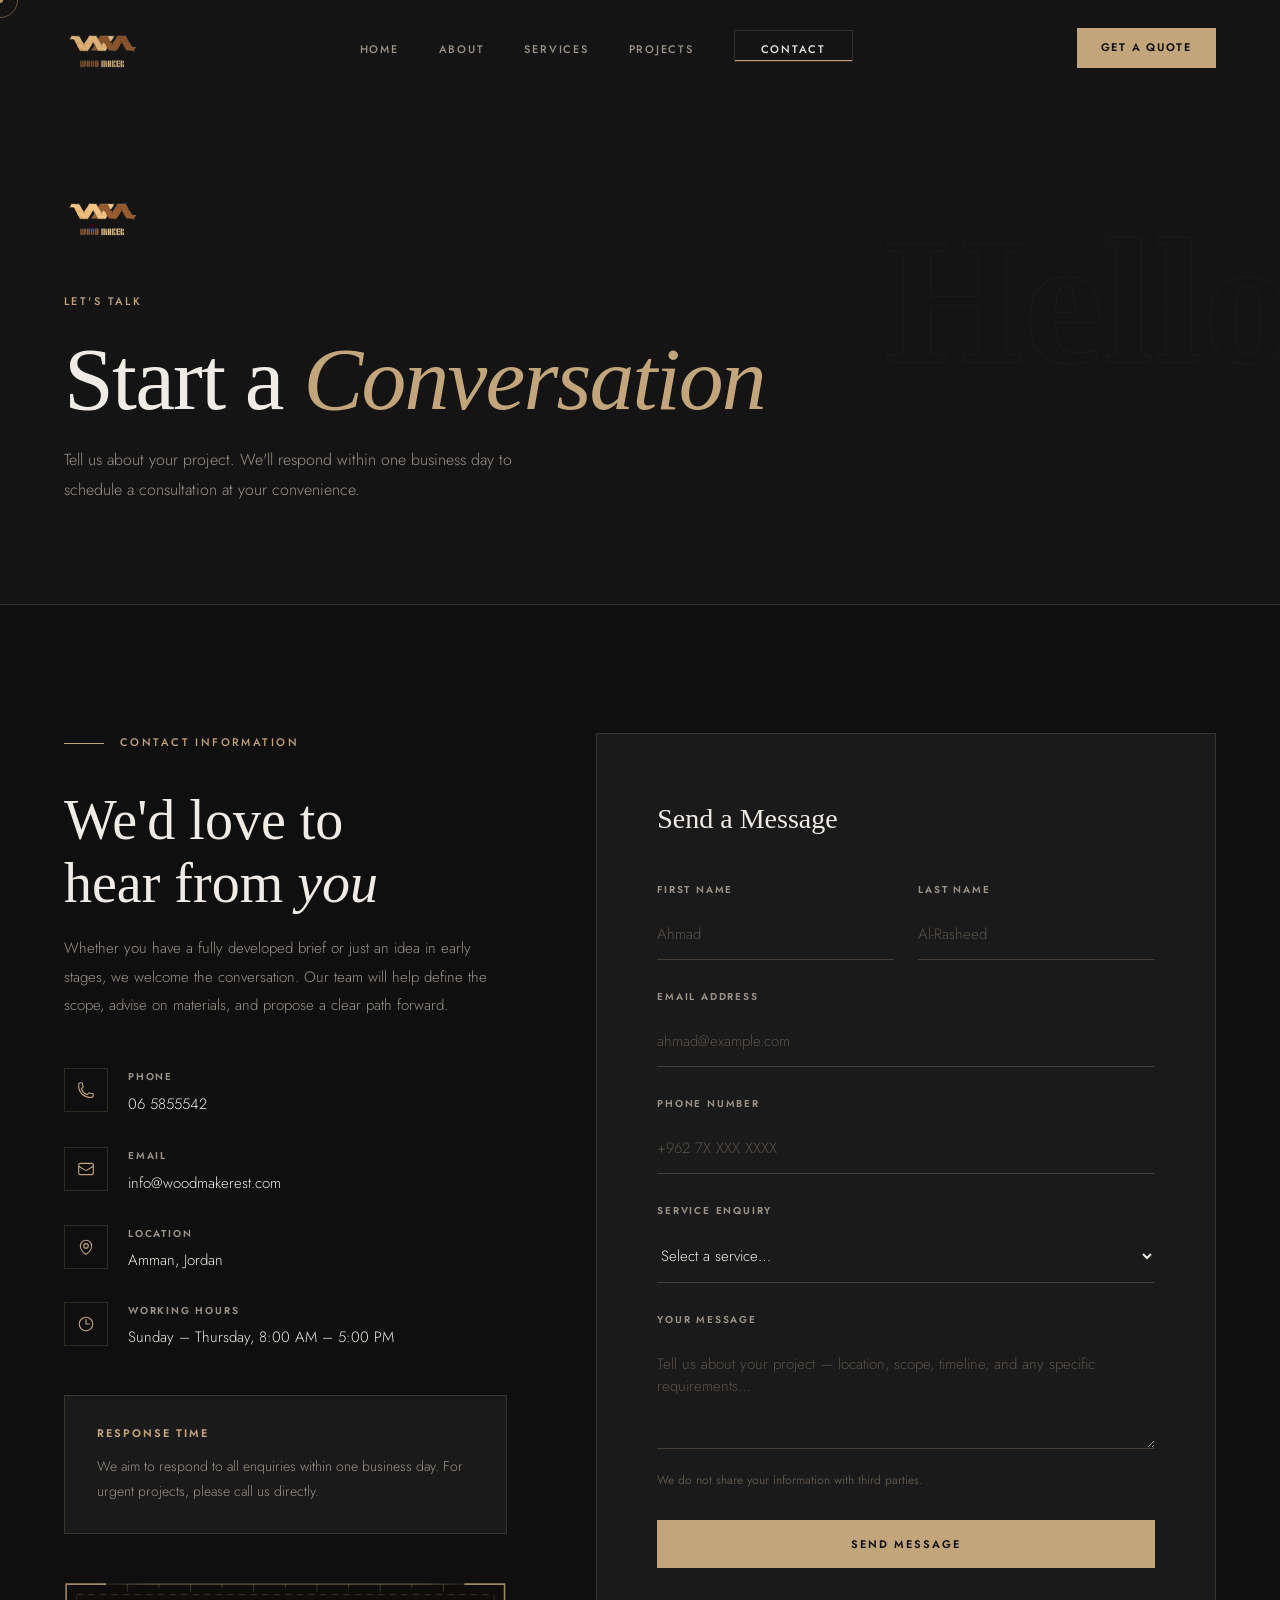
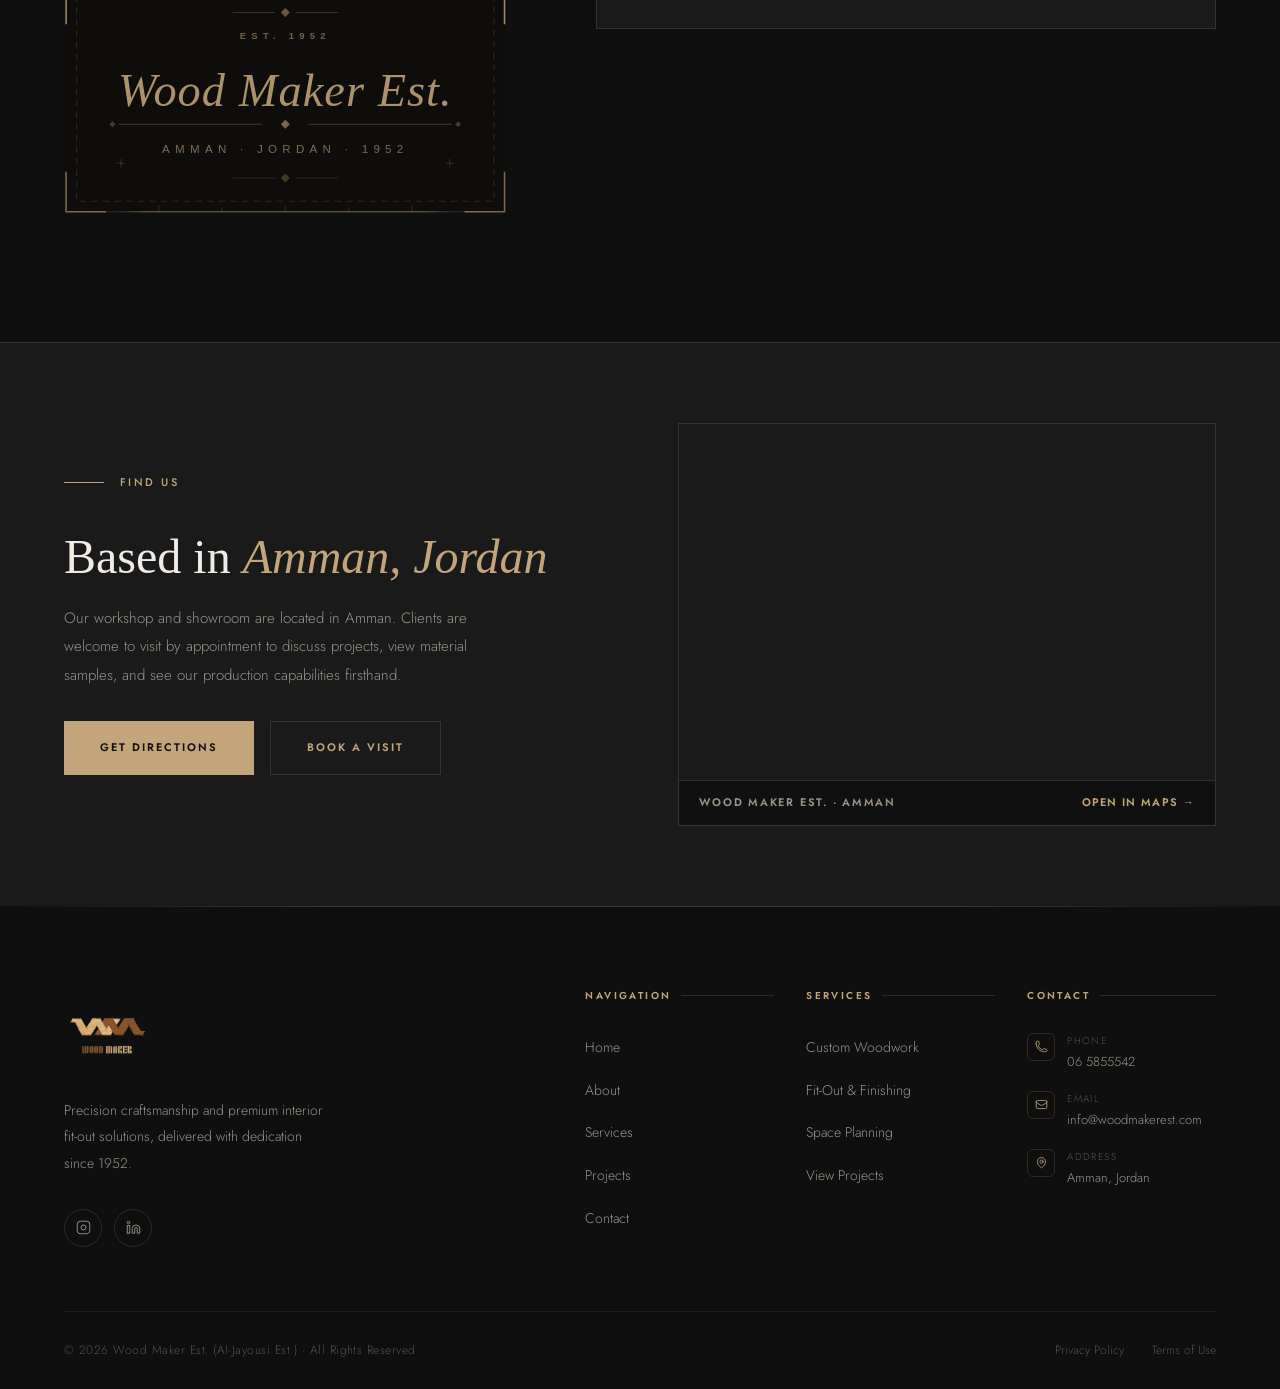
<file: contact.html>
<!DOCTYPE html>
<html lang="en">
<head>
  <meta charset="UTF-8" />
  <meta name="viewport" content="width=device-width, initial-scale=1.0" />
  <meta name="description" content="Contact Wood Maker Est. — Get in touch to discuss your custom woodwork or fit-out project in Amman, Jordan." />
  <title>Contact — Wood Maker Est.</title>
  <link rel="stylesheet" href="styles.css" />
</head>
<body>

<div class="cursor-dot"></div>
<div class="cursor-ring"></div>

<nav class="nav scrolled" id="nav">
  <a href="index.html" class="nav-logo">
  <img src="assets/images/logos/logo.png" alt="Wood Maker Est." class="nav-logo-img" />
</a>
  <ul class="nav-links">
    <li><a href="index.html">Home</a></li>
    <li><a href="about.html">About</a></li>
    <li><a href="services.html">Services</a></li>
    <li><a href="projects.html">Projects</a></li>
    
    <li><a href="contact.html" class="nav-cta">Contact</a></li>
  </ul>
  <a href="contact.html" class="nav-quote">Get a Quote</a>
  <button class="nav-hamburger" id="hamburger" aria-label="Toggle menu">
    <span></span><span></span><span></span>
  </button>
</nav>

<div class="nav-mobile" id="mobileMenu">
  <a href="index.html">Home</a>
  <a href="about.html">About</a>
  <a href="services.html">Services</a>
  <a href="projects.html">Projects</a>
  <a href="contact.html">Contact</a>
</div>

<main>

  <!-- Page Header -->
  <header class="page-header" data-bg-text="Hello" style="position:relative;overflow:hidden;">
    <div class="section-geo-bg" aria-hidden="true" style="opacity:.6;"></div>
    <img src="assets/images/logos/logo.png" alt="Wood Maker Est." class="header-logo fade-in" />
    <span class="overline fade-in delay-1" style="position:relative;z-index:1;">Let's Talk</span>
    <h1 class="fade-in delay-1" style="position:relative;z-index:1;">Start a <em>Conversation</em></h1>
    <p class="page-header-sub fade-in delay-2" style="position:relative;z-index:1;">
      Tell us about your project. We'll respond within one business day
      to schedule a consultation at your convenience.
    </p>
  </header>

  <!-- Contact Section -->
  <section class="section">
    <div class="container">
      <div class="contact-grid">

        <!-- Left: Info -->
        <div class="contact-intro">
          <span class="section-label fade-in">Contact Information</span>
          <h2 class="fade-in delay-1">We'd love to<br>hear from <em>you</em></h2>
          <p class="fade-in delay-2">
            Whether you have a fully developed brief or just an idea in early stages,
            we welcome the conversation. Our team will help define the scope, advise
            on materials, and propose a clear path forward.
          </p>

          <div class="contact-details fade-in delay-3">

            <div class="contact-detail">
              <div class="detail-icon">
                <svg xmlns="http://www.w3.org/2000/svg" fill="none" viewBox="0 0 24 24" stroke="currentColor" stroke-width="1.5">
                  <path stroke-linecap="round" stroke-linejoin="round" d="M2.25 6.75c0 8.284 6.716 15 15 15h2.25a2.25 2.25 0 002.25-2.25v-1.372c0-.516-.351-.966-.852-1.091l-4.423-1.106c-.44-.11-.902.055-1.173.417l-.97 1.293c-.282.376-.769.542-1.21.38a12.035 12.035 0 01-7.143-7.143c-.162-.441.004-.928.38-1.21l1.293-.97c.363-.271.527-.734.417-1.173L6.963 3.102a1.125 1.125 0 00-1.091-.852H4.5A2.25 2.25 0 002.25 4.5v2.25z"/>
                </svg>
              </div>
              <div class="detail-text">
                <h4>Phone</h4>
                <a href="tel:+96265855542">06 5855542</a>
              </div>
            </div>

            <div class="contact-detail">
              <div class="detail-icon">
                <svg xmlns="http://www.w3.org/2000/svg" fill="none" viewBox="0 0 24 24" stroke="currentColor" stroke-width="1.5">
                  <path stroke-linecap="round" stroke-linejoin="round" d="M21.75 6.75v10.5a2.25 2.25 0 01-2.25 2.25h-15a2.25 2.25 0 01-2.25-2.25V6.75m19.5 0A2.25 2.25 0 0019.5 4.5h-15a2.25 2.25 0 00-2.25 2.25m19.5 0v.243a2.25 2.25 0 01-1.07 1.916l-7.5 4.615a2.25 2.25 0 01-2.36 0L3.32 8.91a2.25 2.25 0 01-1.07-1.916V6.75"/>
                </svg>
              </div>
              <div class="detail-text">
                <h4>Email</h4>
                <a href="mailto:info@woodmakerest.com">info@woodmakerest.com</a>
              </div>
            </div>

            <div class="contact-detail">
              <div class="detail-icon">
                <svg xmlns="http://www.w3.org/2000/svg" fill="none" viewBox="0 0 24 24" stroke="currentColor" stroke-width="1.5">
                  <path stroke-linecap="round" stroke-linejoin="round" d="M15 10.5a3 3 0 11-6 0 3 3 0 016 0z"/>
                  <path stroke-linecap="round" stroke-linejoin="round" d="M19.5 10.5c0 7.142-7.5 11.25-7.5 11.25S4.5 17.642 4.5 10.5a7.5 7.5 0 1115 0z"/>
                </svg>
              </div>
              <div class="detail-text">
                <h4>Location</h4>
                <p>Amman, Jordan</p>
              </div>
            </div>

            <div class="contact-detail">
              <div class="detail-icon">
                <svg xmlns="http://www.w3.org/2000/svg" fill="none" viewBox="0 0 24 24" stroke="currentColor" stroke-width="1.5">
                  <path stroke-linecap="round" stroke-linejoin="round" d="M12 6v6h4.5m4.5 0a9 9 0 11-18 0 9 9 0 0118 0z"/>
                </svg>
              </div>
              <div class="detail-text">
                <h4>Working Hours</h4>
                <p>Sunday – Thursday, 8:00 AM – 5:00 PM</p>
              </div>
            </div>

          </div>

          <!-- Availability note -->
          <div class="fade-in delay-4" style="margin-top:44px;padding:28px 32px;background:var(--bg-3);border:1px solid var(--accent-border);">
            <p style="font-size:11px;font-weight:600;letter-spacing:.18em;text-transform:uppercase;color:var(--accent);margin-bottom:10px;">Response Time</p>
            <p style="font-size:14px;font-weight:300;color:var(--text-2);line-height:1.8;">
              We aim to respond to all enquiries within one business day.
              For urgent projects, please call us directly.
            </p>
          </div>

          <!-- Decorative brand plate -->
          <div class="fade-in delay-5" style="margin-top:48px;">
            <svg viewBox="0 0 420 220" fill="none" xmlns="http://www.w3.org/2000/svg" style="width:100%;display:block;">
              <defs>
                <linearGradient id="plateGradH" x1="0%" y1="0%" x2="100%" y2="0%">
                  <stop offset="0%"   stop-color="transparent"/>
                  <stop offset="18%"  stop-color="rgba(194,165,123,0.55)"/>
                  <stop offset="82%"  stop-color="rgba(194,165,123,0.55)"/>
                  <stop offset="100%" stop-color="transparent"/>
                </linearGradient>
                <linearGradient id="plateGradV" x1="0%" y1="0%" x2="0%" y2="100%">
                  <stop offset="0%"   stop-color="transparent"/>
                  <stop offset="18%"  stop-color="rgba(194,165,123,0.3)"/>
                  <stop offset="82%"  stop-color="rgba(194,165,123,0.3)"/>
                  <stop offset="100%" stop-color="transparent"/>
                </linearGradient>
              </defs>

              <!-- Outer border (gradient fade at edges) -->
              <rect x="2" y="2" width="416" height="216" stroke="url(#plateGradH)" stroke-width="1" fill="rgba(15,12,8,0.55)"/>
              <!-- Left and right edges -->
              <line x1="2"   y1="2" x2="2"   y2="218" stroke="url(#plateGradV)" stroke-width="1"/>
              <line x1="418" y1="2" x2="418" y2="218" stroke="url(#plateGradV)" stroke-width="1"/>
              <!-- Inner dashed border -->
              <rect x="12" y="12" width="396" height="196" stroke="rgba(194,165,123,0.18)" stroke-width="1" fill="none" stroke-dasharray="6 5"/>

              <!-- Corner brackets — strong and well-proportioned -->
              <path d="M 2 40 L 2 2 L 40 2"    stroke="rgba(194,165,123,0.8)" stroke-width="1.5" fill="none"/>
              <path d="M 380 2 L 418 2 L 418 40" stroke="rgba(194,165,123,0.8)" stroke-width="1.5" fill="none"/>
              <path d="M 2 180 L 2 218 L 40 218" stroke="rgba(194,165,123,0.6)" stroke-width="1.5" fill="none"/>
              <path d="M 380 218 L 418 218 L 418 180" stroke="rgba(194,165,123,0.6)" stroke-width="1.5" fill="none"/>

              <!-- Ruler tick marks — top border -->
              <g stroke="rgba(194,165,123,0.28)" stroke-width="1">
                <line x1="60"  y1="2" x2="60"  y2="9"/>
                <line x1="90"  y1="2" x2="90"  y2="6"/>
                <line x1="120" y1="2" x2="120" y2="9"/>
                <line x1="150" y1="2" x2="150" y2="6"/>
                <line x1="180" y1="2" x2="180" y2="9"/>
                <line x1="210" y1="2" x2="210" y2="6"/>
                <line x1="240" y1="2" x2="240" y2="9"/>
                <line x1="270" y1="2" x2="270" y2="6"/>
                <line x1="300" y1="2" x2="300" y2="9"/>
                <line x1="330" y1="2" x2="330" y2="6"/>
                <line x1="360" y1="2" x2="360" y2="9"/>
              </g>
              <!-- Ruler tick marks — bottom border -->
              <g stroke="rgba(194,165,123,0.18)" stroke-width="1">
                <line x1="90"  y1="218" x2="90"  y2="212"/>
                <line x1="150" y1="218" x2="150" y2="214"/>
                <line x1="210" y1="218" x2="210" y2="212"/>
                <line x1="270" y1="218" x2="270" y2="214"/>
                <line x1="330" y1="218" x2="330" y2="212"/>
              </g>

              <!-- Top ornament: small diamonds -->
              <rect x="207" y="26" width="6" height="6" transform="rotate(45 210 29)" fill="rgba(194,165,123,0.5)"/>
              <line x1="160" y1="29" x2="200" y2="29" stroke="rgba(194,165,123,0.25)" stroke-width="1"/>
              <line x1="220" y1="29" x2="260" y2="29" stroke="rgba(194,165,123,0.25)" stroke-width="1"/>

              <!-- "EST." small label -->
              <text x="210" y="54" font-family="Arial,Helvetica,sans-serif" font-size="9" fill="rgba(194,165,123,0.55)" text-anchor="middle" letter-spacing="5" font-weight="600">EST. 1952</text>

              <!-- Main title -->
              <text x="210" y="118" font-family="Georgia,'Times New Roman',serif" font-size="44" fill="rgba(194,165,123,0.88)" text-anchor="middle" font-style="italic" letter-spacing="1">Wood Maker Est.</text>

              <!-- Divider with diamond -->
              <line x1="52"  y1="135" x2="188" y2="135" stroke="rgba(194,165,123,0.3)" stroke-width="1"/>
              <line x1="232" y1="135" x2="368" y2="135" stroke="rgba(194,165,123,0.3)" stroke-width="1"/>
              <rect x="207" y="132" width="6" height="6" transform="rotate(45 210 135)" fill="rgba(194,165,123,0.6)"/>
              <!-- Small side diamonds -->
              <rect x="44"  y="133" width="4" height="4" transform="rotate(45 46 135)" fill="rgba(194,165,123,0.3)"/>
              <rect x="372" y="133" width="4" height="4" transform="rotate(45 374 135)" fill="rgba(194,165,123,0.3)"/>

              <!-- Subtitle -->
              <text x="210" y="162" font-family="Arial,Helvetica,sans-serif" font-size="11" fill="rgba(194,165,123,0.62)" text-anchor="middle" letter-spacing="5" font-weight="500">AMMAN · JORDAN · 1952</text>

              <!-- Bottom ornament -->
              <rect x="207" y="183" width="6" height="6" transform="rotate(45 210 186)" fill="rgba(194,165,123,0.28)"/>
              <line x1="160" y1="186" x2="200" y2="186" stroke="rgba(194,165,123,0.15)" stroke-width="1"/>
              <line x1="220" y1="186" x2="260" y2="186" stroke="rgba(194,165,123,0.15)" stroke-width="1"/>

              <!-- Cross-hair markers in corners -->
              <g stroke="rgba(194,165,123,0.2)" stroke-width="1">
                <line x1="50"  y1="172" x2="58"  y2="172"/><line x1="54"  y1="168" x2="54"  y2="176"/>
                <line x1="362" y1="172" x2="370" y2="172"/><line x1="366" y1="168" x2="366" y2="176"/>
              </g>
            </svg>
          </div>
        </div>

        <!-- Right: Form -->
        <div class="contact-form-box fade-in delay-2">
          <h3>Send a Message</h3>

          <form class="contact-form-el" novalidate>
            <div class="form-row">
              <div class="form-group">
                <label for="fname">First Name</label>
                <input type="text" id="fname" name="fname" placeholder="Ahmad" required />
              </div>
              <div class="form-group">
                <label for="lname">Last Name</label>
                <input type="text" id="lname" name="lname" placeholder="Al-Rasheed" required />
              </div>
            </div>

            <div class="form-group">
              <label for="email">Email Address</label>
              <input type="email" id="email" name="email" placeholder="ahmad@example.com" required />
            </div>

            <div class="form-group">
              <label for="phone">Phone Number</label>
              <input type="tel" id="phone" name="phone" placeholder="+962 7X XXX XXXX" />
            </div>

            <div class="form-group">
              <label for="service">Service Enquiry</label>
              <select id="service" name="service">
                <option value="" disabled selected>Select a service…</option>
                <option value="woodwork">Custom Woodwork</option>
                <option value="fitout">Fit-Out &amp; Finishing</option>
                <option value="planning">Measurements &amp; Space Planning</option>
                <option value="other">Other / General Enquiry</option>
              </select>
            </div>

            <div class="form-group">
              <label for="message">Your Message</label>
              <textarea id="message" name="message" placeholder="Tell us about your project — location, scope, timeline, and any specific requirements…" required></textarea>
            </div>

            <p class="form-note">We do not share your information with third parties.</p>

            <div class="form-submit">
              <button type="submit" class="btn btn-primary" style="width:100%;justify-content:center;">
                <span class="btn-inner">Send Message</span>
              </button>
            </div>
          </form>

          <div class="form-success">
            <svg xmlns="http://www.w3.org/2000/svg" fill="none" viewBox="0 0 24 24" stroke="currentColor" stroke-width="1.25">
              <path stroke-linecap="round" stroke-linejoin="round" d="M9 12.75L11.25 15 15 9.75M21 12a9 9 0 11-18 0 9 9 0 0118 0z"/>
            </svg>
            <h4>Message Received</h4>
            <p>Thank you for reaching out. We'll be in touch within one business day.</p>
          </div>
        </div>

      </div>
    </div>
  </section>

  <!-- Map / Location strip -->
  <section style="background:var(--bg-3);border-top:1px solid var(--accent-border);padding:80px 0;">
    <div class="container">
      <div class="loc-grid" style="display:grid;grid-template-columns:1fr 1fr;gap:clamp(40px,6vw,80px);align-items:center;flex-wrap:wrap;">
        <div class="fade-in">
          <span class="section-label">Find Us</span>
          <h2 style="font-family:'Cormorant Garant',serif;font-size:clamp(32px,4vw,48px);font-weight:400;line-height:1.15;margin-bottom:20px;">
            Based in <em style="font-style:italic;color:var(--accent);">Amman, Jordan</em>
          </h2>
          <p style="font-size:15px;font-weight:300;color:var(--text-2);line-height:1.9;max-width:440px;">
            Our workshop and showroom are located in Amman. Clients are welcome to visit
            by appointment to discuss projects, view material samples, and see our production capabilities firsthand.
          </p>
          <div style="display:flex;gap:16px;flex-wrap:wrap;margin-top:32px;">
            <a href="https://maps.app.goo.gl/WrCGHVJaD8HRzRDE7" target="_blank" rel="noopener" class="btn btn-primary">
              <span class="btn-inner">Get Directions</span>
            </a>
            <a href="contact.html" class="btn btn-ghost">
              <span class="btn-inner">Book a Visit</span>
            </a>
          </div>
        </div>

        <div class="fade-in delay-1" style="border:1px solid var(--accent-border);overflow:hidden;aspect-ratio:4/3;position:relative;">
          <iframe
            src="https://maps.google.com/maps?q=31.9759436,35.8524924&z=17&ie=UTF8&iwloc=&output=embed"
            width="100%" height="100%"
            style="border:0;display:block;filter:invert(.9) hue-rotate(180deg) saturate(.4) brightness(.85);"
            allowfullscreen="" loading="lazy"
            title="Wood Maker Est. showroom location">
          </iframe>
          <a href="https://maps.app.goo.gl/WrCGHVJaD8HRzRDE7" target="_blank" rel="noopener"
             style="position:absolute;bottom:0;left:0;right:0;background:rgba(15,15,15,.82);backdrop-filter:blur(8px);padding:12px 20px;display:flex;align-items:center;justify-content:space-between;border-top:1px solid var(--accent-border);text-decoration:none;">
            <span style="font-size:11px;font-weight:600;letter-spacing:.16em;text-transform:uppercase;color:var(--text-2);">Wood Maker Est. · Amman</span>
            <span style="font-size:11px;font-weight:600;letter-spacing:.12em;text-transform:uppercase;color:var(--accent);">Open in Maps &rarr;</span>
          </a>
        </div>
      </div>
    </div>
  </section>

</main>

<footer class="footer">
  <div class="footer-accent-line"></div>
  <div class="container">
    <div class="footer-inner">
      <div class="footer-top">
        <div class="footer-brand">
          <img src="assets/images/logos/logo.png" alt="Wood Maker Est." class="footer-logo-img" />
          <p class="footer-tagline">Precision craftsmanship and premium interior fit-out solutions, delivered with dedication since 1952.</p>
          <div class="footer-social">
            <a href="#" class="footer-social-btn" aria-label="Instagram">
              <svg xmlns="http://www.w3.org/2000/svg" fill="none" viewBox="0 0 24 24" stroke="currentColor" stroke-width="1.5"><rect x="2" y="2" width="20" height="20" rx="5" ry="5"/><path d="M16 11.37A4 4 0 1112.63 8 4 4 0 0116 11.37z"/><line x1="17.5" y1="6.5" x2="17.51" y2="6.5"/></svg>
            </a>
            <a href="#" class="footer-social-btn" aria-label="LinkedIn">
              <svg xmlns="http://www.w3.org/2000/svg" fill="none" viewBox="0 0 24 24" stroke="currentColor" stroke-width="1.5"><path d="M16 8a6 6 0 016 6v7h-4v-7a2 2 0 00-2-2 2 2 0 00-2 2v7h-4v-7a6 6 0 016-6z"/><rect x="2" y="9" width="4" height="12"/><circle cx="4" cy="4" r="2"/></svg>
            </a>
          </div>
        </div>
        <div class="footer-nav-cols">
          <div class="footer-col">
            <h4 class="footer-col-title">Navigation</h4>
            <ul class="footer-links">
              <li><a href="index.html">Home</a></li>
              <li><a href="about.html">About</a></li>
              <li><a href="services.html">Services</a></li>
              <li><a href="projects.html">Projects</a></li>
              <li><a href="contact.html">Contact</a></li>
            </ul>
          </div>
          <div class="footer-col">
            <h4 class="footer-col-title">Services</h4>
            <ul class="footer-links">
              <li><a href="services.html">Custom Woodwork</a></li>
              <li><a href="services.html">Fit-Out &amp; Finishing</a></li>
              <li><a href="services.html">Space Planning</a></li>
              <li><a href="projects.html">View Projects</a></li>
            </ul>
          </div>
          <div class="footer-col">
            <h4 class="footer-col-title">Contact</h4>
            <div class="footer-contact-items">
              <div class="footer-contact-item">
                <div class="footer-contact-icon">
                  <svg xmlns="http://www.w3.org/2000/svg" fill="none" viewBox="0 0 24 24" stroke="currentColor" stroke-width="1.5"><path stroke-linecap="round" stroke-linejoin="round" d="M2.25 6.75c0 8.284 6.716 15 15 15h2.25a2.25 2.25 0 002.25-2.25v-1.372c0-.516-.351-.966-.852-1.091l-4.423-1.106c-.44-.11-.902.055-1.173.417l-.97 1.293c-.282.376-.769.542-1.21.38a12.035 12.035 0 01-7.143-7.143c-.162-.441.004-.928.38-1.21l1.293-.97c.363-.271.527-.734.417-1.173L6.963 3.102a1.125 1.125 0 00-1.091-.852H4.5A2.25 2.25 0 002.25 4.5v2.25z"/></svg>
                </div>
                <div class="footer-contact-text">
                  <span class="footer-contact-label">Phone</span>
                  <a href="tel:+96265855542">06 5855542</a>
                </div>
              </div>
              <div class="footer-contact-item">
                <div class="footer-contact-icon">
                  <svg xmlns="http://www.w3.org/2000/svg" fill="none" viewBox="0 0 24 24" stroke="currentColor" stroke-width="1.5"><path stroke-linecap="round" stroke-linejoin="round" d="M21.75 6.75v10.5a2.25 2.25 0 01-2.25 2.25h-15a2.25 2.25 0 01-2.25-2.25V6.75m19.5 0A2.25 2.25 0 0019.5 4.5h-15a2.25 2.25 0 00-2.25 2.25m19.5 0v.243a2.25 2.25 0 01-1.07 1.916l-7.5 4.615a2.25 2.25 0 01-2.36 0L3.32 8.91a2.25 2.25 0 01-1.07-1.916V6.75"/></svg>
                </div>
                <div class="footer-contact-text">
                  <span class="footer-contact-label">Email</span>
                  <a href="mailto:info@woodmakerest.com">info@woodmakerest.com</a>
                </div>
              </div>
              <div class="footer-contact-item">
                <div class="footer-contact-icon">
                  <svg xmlns="http://www.w3.org/2000/svg" fill="none" viewBox="0 0 24 24" stroke="currentColor" stroke-width="1.5"><path stroke-linecap="round" stroke-linejoin="round" d="M15 10.5a3 3 0 11-6 0 3 3 0 016 0z"/><path stroke-linecap="round" stroke-linejoin="round" d="M19.5 10.5c0 7.142-7.5 11.25-7.5 11.25S4.5 17.642 4.5 10.5a7.5 7.5 0 1115 0z"/></svg>
                </div>
                <div class="footer-contact-text">
                  <span class="footer-contact-label">Address</span>
                  <a href="https://maps.app.goo.gl/WrCGHVJaD8HRzRDE7" target="_blank" rel="noopener">Amman, Jordan</a>
                </div>
              </div>
            </div>
          </div>
        </div>
      </div>
      <div class="footer-bottom">
        <p class="footer-copy">© 2026 Wood Maker Est. (Al-Jayousi Est.) · All Rights Reserved</p>
        <div class="footer-legal">
          <a href="#">Privacy Policy</a>
          <a href="#">Terms of Use</a>
        </div>
      </div>
    </div>
  </div>
</footer>

<script src="script.js"></script>
</body>
</html>
</file>
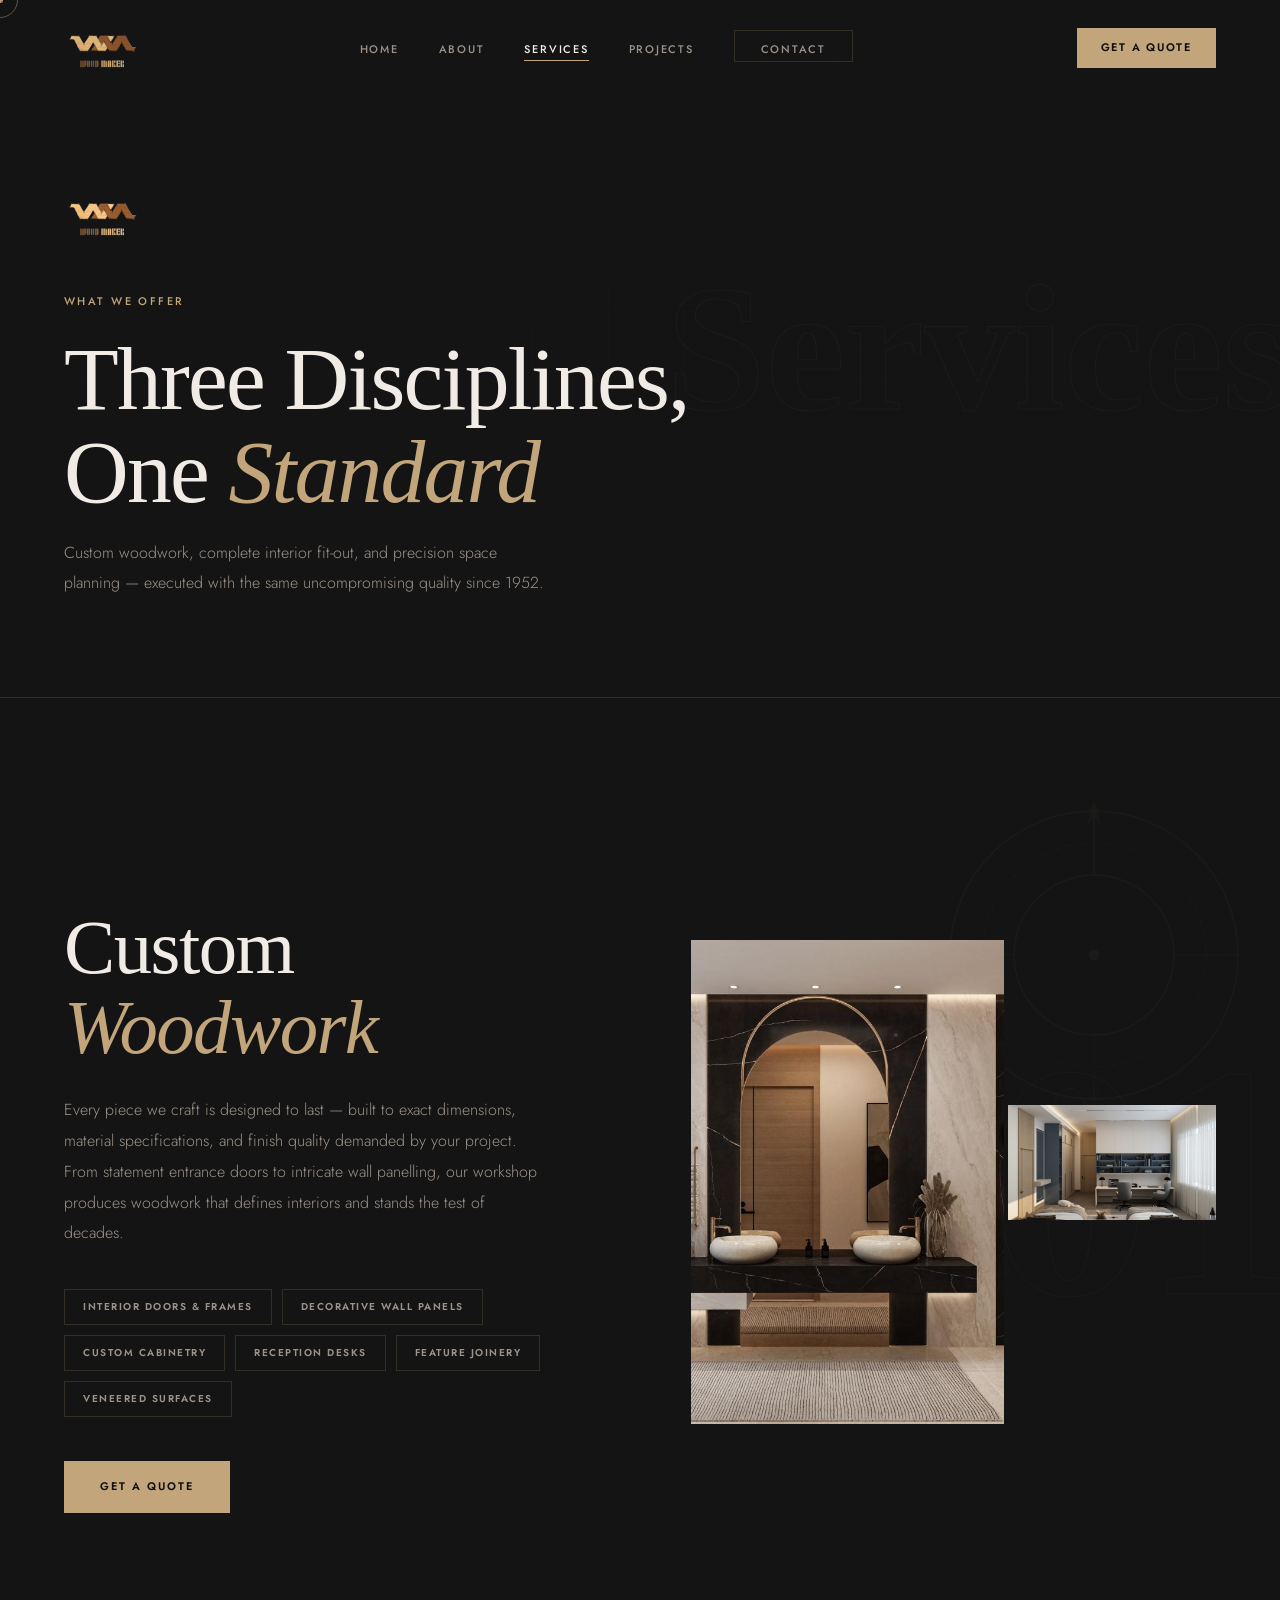
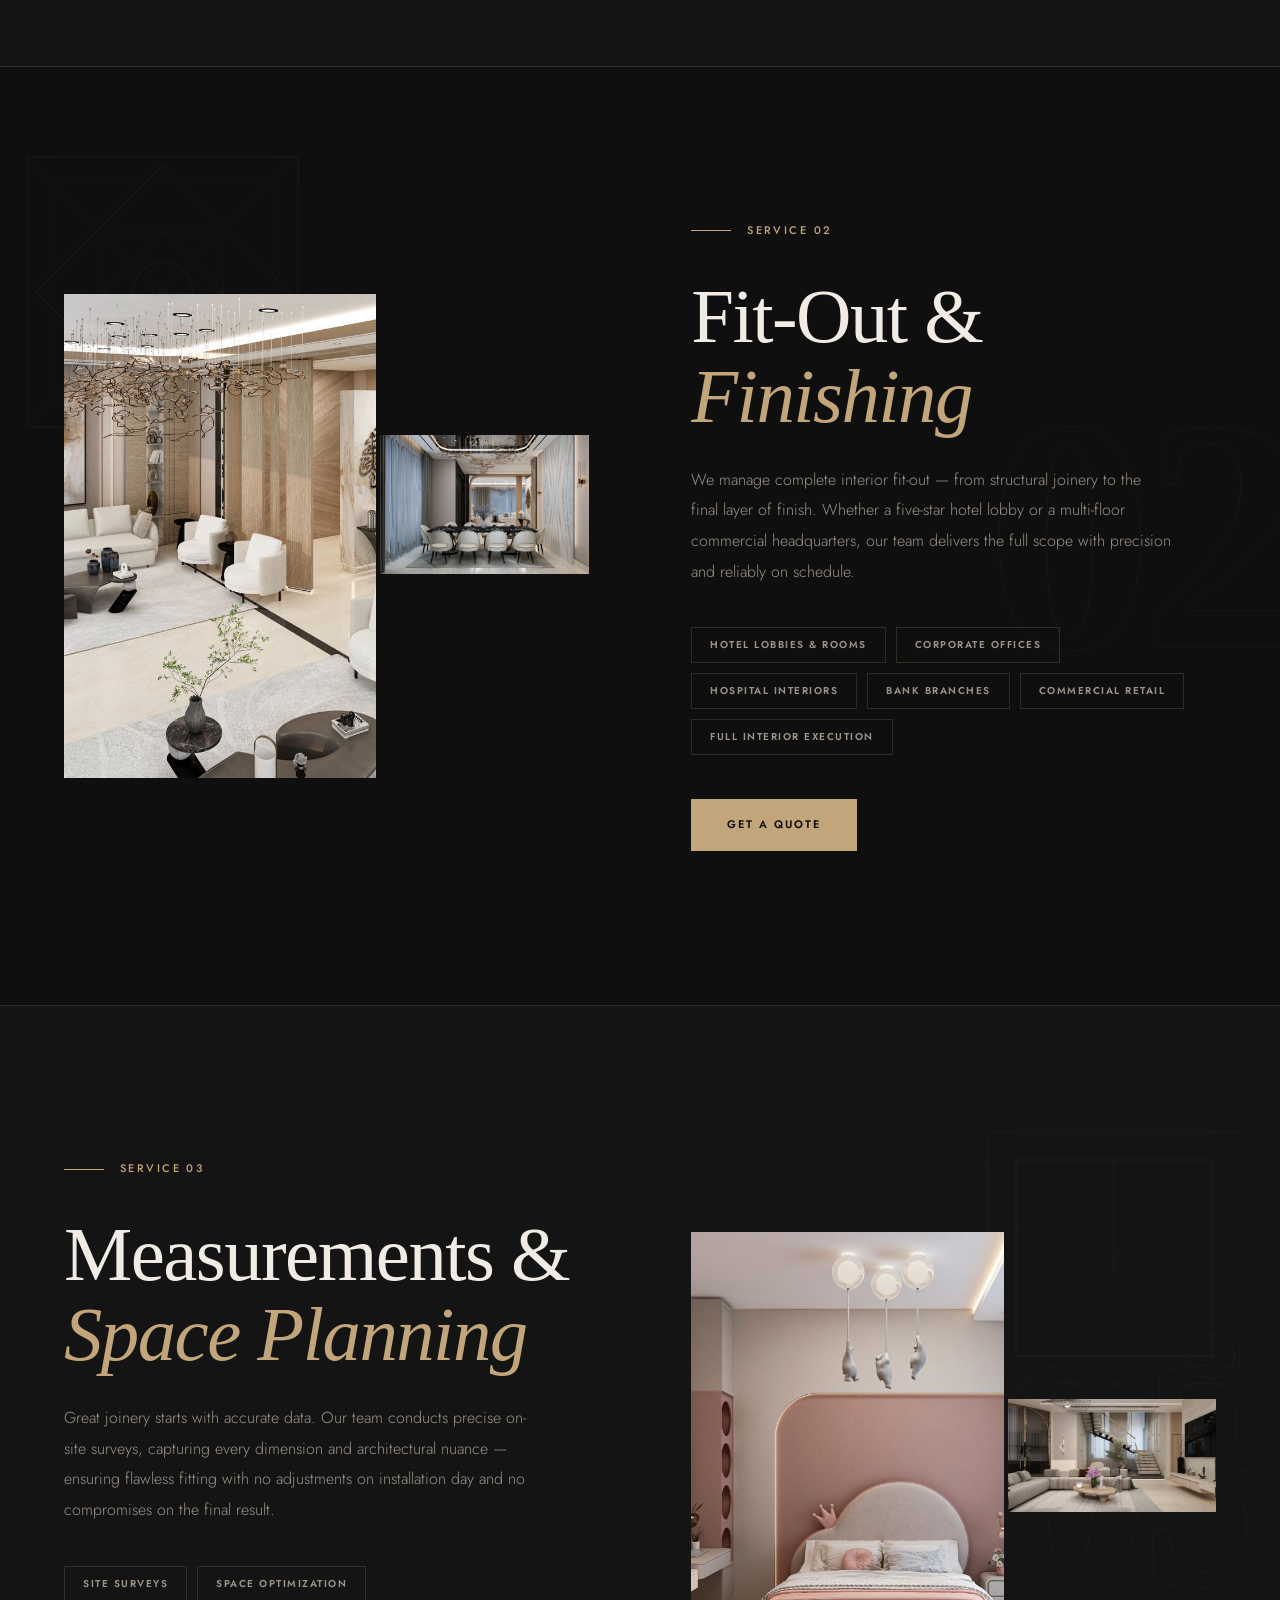
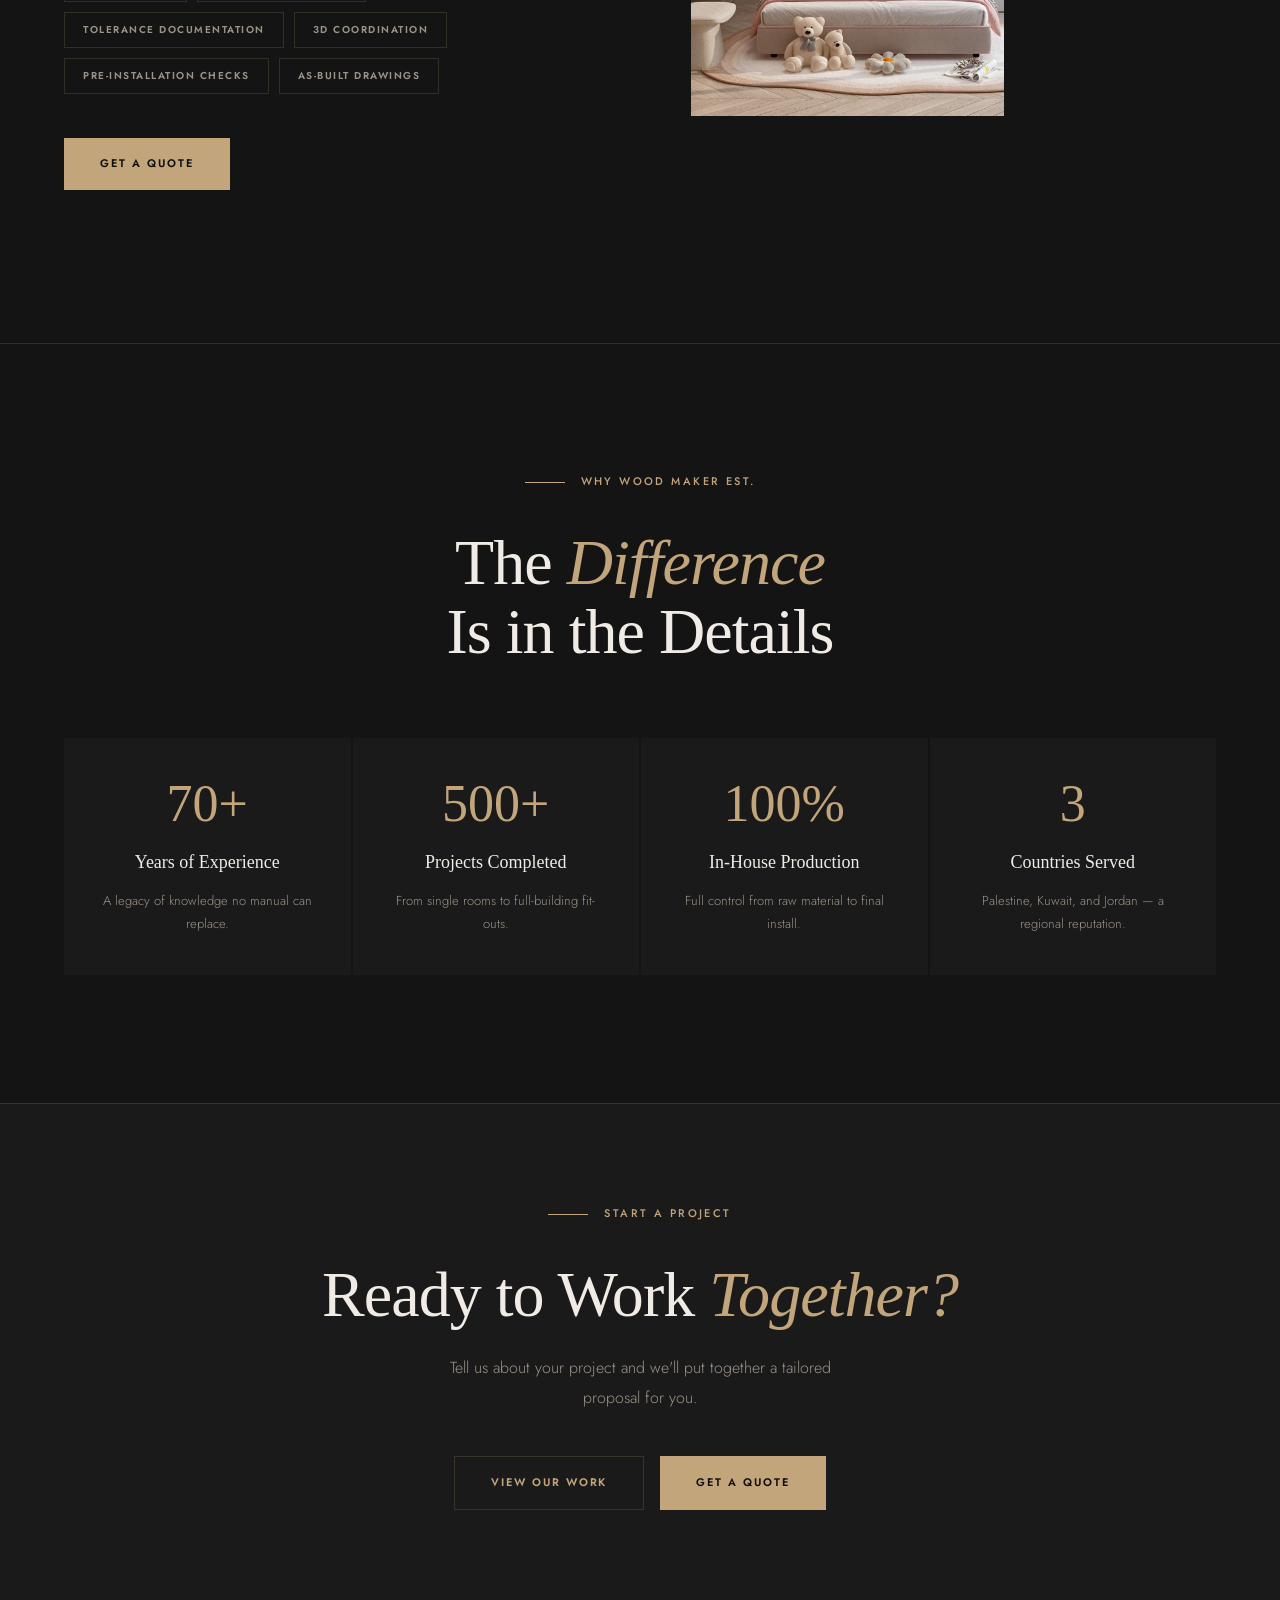
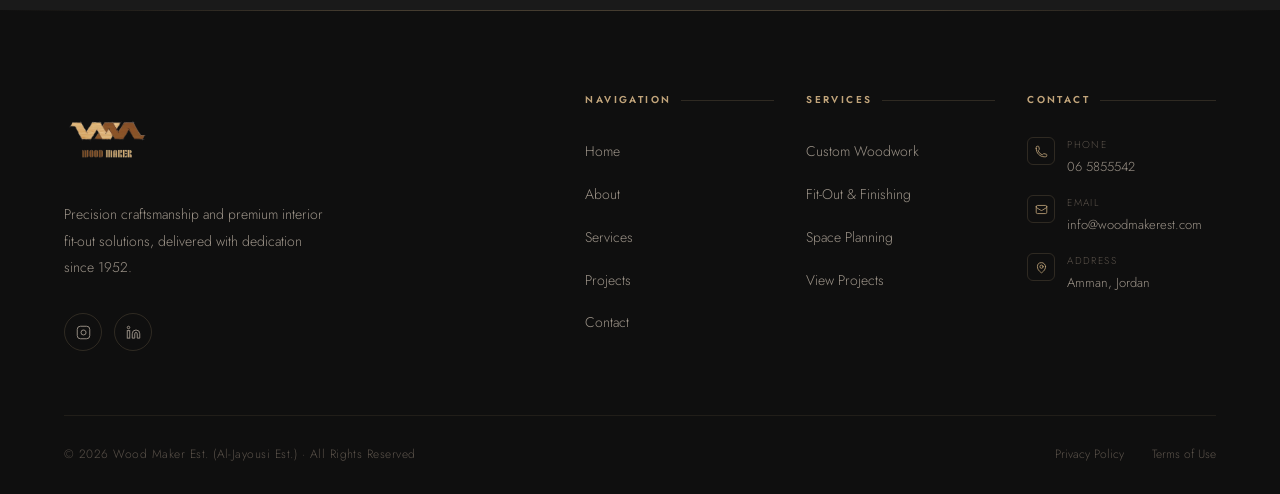
<file: services.html>
<!DOCTYPE html>
<html lang="en">
<head>
  <meta charset="UTF-8" />
  <meta name="viewport" content="width=device-width, initial-scale=1.0" />
  <meta name="description" content="Wood Maker Est. Services — Custom woodwork, interior fit-out, and precision space planning for residential, commercial, and hospitality projects." />
  <title>Services — Wood Maker Est.</title>
  <link rel="stylesheet" href="styles.css" />
</head>
<body>

<div class="cursor-dot"></div>
<div class="cursor-ring"></div>

<nav class="nav scrolled" id="nav">
  <a href="index.html" class="nav-logo">
    <img src="assets/images/logos/logo.png" alt="Wood Maker Est." class="nav-logo-img" />
  </a>
  <ul class="nav-links">
    <li><a href="index.html">Home</a></li>
    <li><a href="about.html">About</a></li>
    <li><a href="services.html">Services</a></li>
    <li><a href="projects.html">Projects</a></li>
    <li><a href="contact.html" class="nav-cta">Contact</a></li>
  </ul>
  <a href="contact.html" class="nav-quote">Get a Quote</a>
  <button class="nav-hamburger" id="hamburger" aria-label="Toggle menu">
    <span></span><span></span><span></span>
  </button>
</nav>

<div class="nav-mobile" id="mobileMenu">
  <a href="index.html">Home</a>
  <a href="about.html">About</a>
  <a href="services.html">Services</a>
  <a href="projects.html">Projects</a>
  <a href="contact.html">Contact</a>
</div>

<main>

  <!-- Page Header -->
  <header class="page-header" data-bg-text="Services" style="position:relative;overflow:hidden;">
    <div class="section-geo-bg" aria-hidden="true" style="opacity:.6;"></div>
    <img src="assets/images/logos/logo.png" alt="Wood Maker Est." class="header-logo fade-in" />
    <span class="overline fade-in delay-1" style="position:relative;z-index:1;">What We Offer</span>
    <h1 class="fade-in delay-1" style="position:relative;z-index:1;">Three Disciplines,<br>One <em>Standard</em></h1>
    <p class="page-header-sub fade-in delay-2" style="position:relative;z-index:1;">
      Custom woodwork, complete interior fit-out, and precision space planning —
      executed with the same uncompromising quality since 1952.
    </p>
  </header>



  <!-- ── SERVICE 01: Custom Woodwork ──────────────────────────── -->
  <section class="svc2-section">
    <div class="svc2-bg-num" aria-hidden="true">01</div>
    <!-- Floating wood plane tool decoration -->
    <div class="svc-tool-deco" aria-hidden="true" style="top:10%;right:2%;width:320px;height:320px;">
      <svg viewBox="0 0 200 200" fill="none" xmlns="http://www.w3.org/2000/svg" stroke="currentColor">
        <!-- Ornate compass rose -->
        <circle cx="100" cy="100" r="90" stroke-width=".8"/>
        <circle cx="100" cy="100" r="70" stroke-width=".5" stroke-dasharray="4 4"/>
        <circle cx="100" cy="100" r="50" stroke-width=".8"/>
        <circle cx="100" cy="100" r="3" fill="currentColor"/>
        <!-- 8 compass arms -->
        <line x1="100" y1="10"  x2="100" y2="50"  stroke-width="1.2"/>
        <line x1="100" y1="150" x2="100" y2="190" stroke-width=".8" opacity=".5"/>
        <line x1="10"  y1="100" x2="50"  y2="100" stroke-width=".8" opacity=".5"/>
        <line x1="150" y1="100" x2="190" y2="100" stroke-width=".8" opacity=".5"/>
        <line x1="27"  y1="27"  x2="55"  y2="55"  stroke-width=".7" opacity=".4"/>
        <line x1="173" y1="27"  x2="145" y2="55"  stroke-width=".7" opacity=".4"/>
        <line x1="27"  y1="173" x2="55"  y2="145" stroke-width=".7" opacity=".4"/>
        <line x1="173" y1="173" x2="145" y2="145" stroke-width=".7" opacity=".4"/>
        <!-- North pointer -->
        <polygon points="100,5 96,18 100,14 104,18" fill="currentColor" opacity=".6"/>
        <!-- Cardinal diamonds -->
        <rect x="97" y="7"   width="6" height="6" transform="rotate(45 100 10)" fill="currentColor" opacity=".4"/>
        <rect x="97" y="184" width="6" height="6" transform="rotate(45 100 187)" fill="currentColor" opacity=".25"/>
        <!-- Tick marks -->
        <g stroke-width=".8" opacity=".6">
          <line x1="100" y1="10" x2="100" y2="16"/>
          <line x1="100" y1="184" x2="100" y2="190"/>
          <line x1="10" y1="100" x2="16" y2="100"/>
          <line x1="184" y1="100" x2="190" y2="100"/>
        </g>
      </svg>
    </div>
    <div class="container">
      <div class="svc2-grid">

        <div class="svc2-content">
          <span class="section-label fade-in">Service 01</span>
          <h2 class="svc2-title fade-in delay-1">Custom<br><em>Woodwork</em></h2>
          <p class="svc2-desc fade-in delay-2">
            Every piece we craft is designed to last — built to exact dimensions, material
            specifications, and finish quality demanded by your project. From statement entrance
            doors to intricate wall panelling, our workshop produces woodwork that defines interiors
            and stands the test of decades.
          </p>
          <div class="svc2-tags fade-in delay-3">
            <span>Interior Doors &amp; Frames</span>
            <span>Decorative Wall Panels</span>
            <span>Custom Cabinetry</span>
            <span>Reception Desks</span>
            <span>Feature Joinery</span>
            <span>Veneered Surfaces</span>
          </div>
          <a href="contact.html" class="btn btn-primary fade-in delay-4">
            <span class="btn-inner">Get a Quote</span>
          </a>
        </div>

        <div class="svc2-images fade-in delay-2">
          <div class="svc2-img-primary">
            <img src="assets/images/projects/img-003.jpg" alt="Custom woodwork project" loading="lazy" />
          </div>
          <div class="svc2-img-secondary">
            <img src="assets/images/projects/img-007.jpg" alt="Custom joinery detail" loading="lazy" />
          </div>
        </div>

      </div>
    </div>
  </section>

  <!-- ── SERVICE 02: Fit-Out & Finishing ──────────────────────── -->
  <section class="svc2-section">
    <div class="svc2-bg-num" aria-hidden="true">02</div>
    <!-- Floating geometric frame decoration -->
    <div class="svc-tool-deco" aria-hidden="true" style="top:8%;left:1%;width:300px;height:300px;">
      <svg viewBox="0 0 200 200" fill="none" xmlns="http://www.w3.org/2000/svg" stroke="currentColor">
        <!-- Nested squares rotated — elegant geometric motif -->
        <rect x="10"  y="10"  width="180" height="180" stroke-width=".8"/>
        <rect x="25"  y="25"  width="150" height="150" stroke-width=".5" stroke-dasharray="3 5"/>
        <rect x="40"  y="40"  width="120" height="120" stroke-width=".8" transform="rotate(45 100 100)"/>
        <rect x="60"  y="60"  width="80"  height="80"  stroke-width=".5"/>
        <rect x="72"  y="72"  width="56"  height="56"  stroke-width=".8" transform="rotate(45 100 100)"/>
        <circle cx="100" cy="100" r="20" stroke-width=".8"/>
        <circle cx="100" cy="100" r="3" fill="currentColor" opacity=".5"/>
        <!-- Corner ornaments -->
        <g stroke-width="1.2" opacity=".7">
          <path d="M 10 30 L 10 10 L 30 10"/>
          <path d="M 170 10 L 190 10 L 190 30"/>
          <path d="M 190 170 L 190 190 L 170 190"/>
          <path d="M 30 190 L 10 190 L 10 170"/>
        </g>
        <!-- Diagonal lines -->
        <line x1="10" y1="10" x2="190" y2="190" stroke-width=".4" opacity=".3"/>
        <line x1="190" y1="10" x2="10" y2="190" stroke-width=".4" opacity=".3"/>
      </svg>
    </div>
    <div class="container">
      <div class="svc2-grid svc2-grid-reverse">

        <div class="svc2-content">
          <span class="section-label fade-in">Service 02</span>
          <h2 class="svc2-title fade-in delay-1">Fit-Out &amp;<br><em>Finishing</em></h2>
          <p class="svc2-desc fade-in delay-2">
            We manage complete interior fit-out — from structural joinery to the final layer of finish.
            Whether a five-star hotel lobby or a multi-floor commercial headquarters, our team delivers
            the full scope with precision and reliably on schedule.
          </p>
          <div class="svc2-tags fade-in delay-3">
            <span>Hotel Lobbies &amp; Rooms</span>
            <span>Corporate Offices</span>
            <span>Hospital Interiors</span>
            <span>Bank Branches</span>
            <span>Commercial Retail</span>
            <span>Full Interior Execution</span>
          </div>
          <a href="contact.html" class="btn btn-primary fade-in delay-4">
            <span class="btn-inner">Get a Quote</span>
          </a>
        </div>

        <div class="svc2-images fade-in delay-2">
          <div class="svc2-img-primary">
            <img src="assets/images/projects/img-029.jpg" alt="Interior fit-out project" loading="lazy" />
          </div>
          <div class="svc2-img-secondary">
            <img src="assets/images/projects/img-033.jpg" alt="Interior finishing detail" loading="lazy" />
          </div>
        </div>

      </div>
    </div>
  </section>

  <!-- ── SERVICE 03: Measurements & Space Planning ────────────── -->
  <section class="svc2-section">
    <div class="svc2-bg-num" aria-hidden="true">03</div>
    <!-- Floating ruler / measurement tool decoration -->
    <div class="svc-tool-deco" aria-hidden="true" style="top:12%;right:2%;width:280px;height:280px;">
      <svg viewBox="0 0 200 200" fill="none" xmlns="http://www.w3.org/2000/svg" stroke="currentColor">
        <!-- Technical drawing / floor plan style -->
        <rect x="10" y="10" width="180" height="180" stroke-width=".8"/>
        <!-- Room outline -->
        <rect x="30" y="30" width="140" height="140" stroke-width="1.2"/>
        <!-- Interior walls -->
        <line x1="30"  y1="110" x2="100" y2="110" stroke-width=".8"/>
        <line x1="100" y1="30"  x2="100" y2="110" stroke-width=".8"/>
        <line x1="30"  y1="80"  x2="70"  y2="80"  stroke-width=".6" stroke-dasharray="3 3"/>
        <!-- Door arcs -->
        <path d="M 100 110 Q 100 85 125 85" stroke-width=".8" fill="none" stroke-dasharray="3 2"/>
        <path d="M 30  80  Q 55  80  55  55"  stroke-width=".8" fill="none" stroke-dasharray="3 2"/>
        <!-- Dimension arrows -->
        <g stroke-width=".8" opacity=".7">
          <line x1="30" y1="8"  x2="170" y2="8"/>
          <line x1="30" y1="5"  x2="30"  y2="11"/>
          <line x1="170" y1="5" x2="170" y2="11"/>
          <line x1="8"  y1="30" x2="8"   y2="170"/>
          <line x1="5"  y1="30" x2="11"  y2="30"/>
          <line x1="5"  y1="170" x2="11" y2="170"/>
        </g>
        <!-- Cross-hair at intersections -->
        <g stroke-width=".7" opacity=".5">
          <line x1="97" y1="107" x2="103" y2="107"/>
          <line x1="100" y1="104" x2="100" y2="110"/>
        </g>
        <!-- Measurement tick marks -->
        <g stroke-width=".6" opacity=".4">
          <line x1="50"  y1="5" x2="50"  y2="11"/>
          <line x1="70"  y1="5" x2="70"  y2="11"/>
          <line x1="90"  y1="5" x2="90"  y2="11"/>
          <line x1="110" y1="5" x2="110" y2="11"/>
          <line x1="130" y1="5" x2="130" y2="11"/>
          <line x1="150" y1="5" x2="150" y2="11"/>
        </g>
        <!-- Small compass in corner -->
        <circle cx="170" cy="170" r="16" stroke-width=".7"/>
        <line x1="170" y1="154" x2="170" y2="162" stroke-width="1"/>
        <line x1="170" y1="178" x2="170" y2="186" stroke-width=".6" opacity=".5"/>
        <line x1="154" y1="170" x2="162" y2="170" stroke-width=".6" opacity=".5"/>
        <line x1="178" y1="170" x2="186" y2="170" stroke-width=".6" opacity=".5"/>
        <polygon points="170,152 168,158 170,156 172,158" fill="currentColor" opacity=".5"/>
        <circle cx="170" cy="170" r="2" fill="currentColor" opacity=".4"/>
      </svg>
    </div>
    <div class="container">
      <div class="svc2-grid">

        <div class="svc2-content">
          <span class="section-label fade-in">Service 03</span>
          <h2 class="svc2-title fade-in delay-1">Measurements &amp;<br><em>Space Planning</em></h2>
          <p class="svc2-desc fade-in delay-2">
            Great joinery starts with accurate data. Our team conducts precise on-site surveys,
            capturing every dimension and architectural nuance — ensuring flawless fitting with
            no adjustments on installation day and no compromises on the final result.
          </p>
          <div class="svc2-tags fade-in delay-3">
            <span>Site Surveys</span>
            <span>Space Optimization</span>
            <span>Tolerance Documentation</span>
            <span>3D Coordination</span>
            <span>Pre-Installation Checks</span>
            <span>As-Built Drawings</span>
          </div>
          <a href="contact.html" class="btn btn-primary fade-in delay-4">
            <span class="btn-inner">Get a Quote</span>
          </a>
        </div>

        <div class="svc2-images fade-in delay-2">
          <div class="svc2-img-primary">
            <img src="assets/images/projects/img-013.jpg" alt="Space planning project" loading="lazy" />
          </div>
          <div class="svc2-img-secondary">
            <img src="assets/images/projects/img-017.jpg" alt="Precision measurements" loading="lazy" />
          </div>
        </div>

      </div>
    </div>
  </section>

  <!-- Why Choose Us -->
  <section class="section" style="background:var(--bg-2);">
    <div class="container">
      <div style="text-align:center;max-width:600px;margin:0 auto 72px;">
        <span class="section-label fade-in" style="justify-content:center;">Why Wood Maker Est.</span>
        <h2 class="section-title fade-in delay-1">The <em>Difference</em><br>Is in the Details</h2>
      </div>

      <div class="why4-grid" style="display:grid;grid-template-columns:repeat(4,1fr);gap:2px;">
        <div class="fade-in" style="background:var(--bg-3);padding:40px 32px;text-align:center;">
          <p style="font-family:'Cormorant Garant',serif;font-size:52px;font-weight:300;color:var(--accent);line-height:1;margin-bottom:16px;">70+</p>
          <h4 style="font-family:'Cormorant Garant',serif;font-size:18px;font-weight:500;margin-bottom:10px;">Years of Experience</h4>
          <p style="font-size:13px;font-weight:300;color:var(--text-2);line-height:1.8;">A legacy of knowledge no manual can replace.</p>
        </div>
        <div class="fade-in delay-1" style="background:var(--bg-3);padding:40px 32px;text-align:center;">
          <p style="font-family:'Cormorant Garant',serif;font-size:52px;font-weight:300;color:var(--accent);line-height:1;margin-bottom:16px;">500+</p>
          <h4 style="font-family:'Cormorant Garant',serif;font-size:18px;font-weight:500;margin-bottom:10px;">Projects Completed</h4>
          <p style="font-size:13px;font-weight:300;color:var(--text-2);line-height:1.8;">From single rooms to full-building fit-outs.</p>
        </div>
        <div class="fade-in delay-2" style="background:var(--bg-3);padding:40px 32px;text-align:center;">
          <p style="font-family:'Cormorant Garant',serif;font-size:52px;font-weight:300;color:var(--accent);line-height:1;margin-bottom:16px;">100%</p>
          <h4 style="font-family:'Cormorant Garant',serif;font-size:18px;font-weight:500;margin-bottom:10px;">In-House Production</h4>
          <p style="font-size:13px;font-weight:300;color:var(--text-2);line-height:1.8;">Full control from raw material to final install.</p>
        </div>
        <div class="fade-in delay-3" style="background:var(--bg-3);padding:40px 32px;text-align:center;">
          <p style="font-family:'Cormorant Garant',serif;font-size:52px;font-weight:300;color:var(--accent);line-height:1;margin-bottom:16px;">3</p>
          <h4 style="font-family:'Cormorant Garant',serif;font-size:18px;font-weight:500;margin-bottom:10px;">Countries Served</h4>
          <p style="font-size:13px;font-weight:300;color:var(--text-2);line-height:1.8;">Palestine, Kuwait, and Jordan — a regional reputation.</p>
        </div>
      </div>
    </div>
  </section>

  <!-- CTA -->
  <section style="padding:100px 0;background:var(--bg-3);border-top:1px solid var(--accent-border);">
    <div class="container" style="text-align:center;">
      <span class="section-label fade-in" style="justify-content:center;">Start a Project</span>
      <h2 class="section-title fade-in delay-1" style="margin-bottom:24px;">Ready to Work <em>Together?</em></h2>
      <p class="fade-in delay-2" style="font-size:16px;font-weight:300;color:var(--text-2);max-width:440px;margin:0 auto 44px;line-height:1.85;">
        Tell us about your project and we'll put together a tailored proposal for you.
      </p>
      <div class="fade-in delay-3" style="display:flex;gap:16px;justify-content:center;flex-wrap:wrap;">
        <a href="projects.html" class="btn btn-ghost"><span class="btn-inner">View Our Work</span></a>
        <a href="contact.html" class="btn btn-primary"><span class="btn-inner">Get a Quote</span></a>
      </div>
    </div>
  </section>

</main>

<footer class="footer">
  <div class="footer-accent-line"></div>
  <div class="container">
    <div class="footer-inner">
      <div class="footer-top">
        <div class="footer-brand">
          <img src="assets/images/logos/logo.png" alt="Wood Maker Est." class="footer-logo-img" />
          <p class="footer-tagline">Precision craftsmanship and premium interior fit-out solutions, delivered with dedication since 1952.</p>
          <div class="footer-social">
            <a href="#" class="footer-social-btn" aria-label="Instagram">
              <svg xmlns="http://www.w3.org/2000/svg" fill="none" viewBox="0 0 24 24" stroke="currentColor" stroke-width="1.5"><rect x="2" y="2" width="20" height="20" rx="5" ry="5"/><path d="M16 11.37A4 4 0 1112.63 8 4 4 0 0116 11.37z"/><line x1="17.5" y1="6.5" x2="17.51" y2="6.5"/></svg>
            </a>
            <a href="#" class="footer-social-btn" aria-label="LinkedIn">
              <svg xmlns="http://www.w3.org/2000/svg" fill="none" viewBox="0 0 24 24" stroke="currentColor" stroke-width="1.5"><path d="M16 8a6 6 0 016 6v7h-4v-7a2 2 0 00-2-2 2 2 0 00-2 2v7h-4v-7a6 6 0 016-6z"/><rect x="2" y="9" width="4" height="12"/><circle cx="4" cy="4" r="2"/></svg>
            </a>
          </div>
        </div>
        <div class="footer-nav-cols">
          <div class="footer-col">
            <h4 class="footer-col-title">Navigation</h4>
            <ul class="footer-links">
              <li><a href="index.html">Home</a></li>
              <li><a href="about.html">About</a></li>
              <li><a href="services.html">Services</a></li>
              <li><a href="projects.html">Projects</a></li>
              <li><a href="contact.html">Contact</a></li>
            </ul>
          </div>
          <div class="footer-col">
            <h4 class="footer-col-title">Services</h4>
            <ul class="footer-links">
              <li><a href="services.html">Custom Woodwork</a></li>
              <li><a href="services.html">Fit-Out &amp; Finishing</a></li>
              <li><a href="services.html">Space Planning</a></li>
              <li><a href="projects.html">View Projects</a></li>
            </ul>
          </div>
          <div class="footer-col">
            <h4 class="footer-col-title">Contact</h4>
            <div class="footer-contact-items">
              <div class="footer-contact-item">
                <div class="footer-contact-icon">
                  <svg xmlns="http://www.w3.org/2000/svg" fill="none" viewBox="0 0 24 24" stroke="currentColor" stroke-width="1.5"><path stroke-linecap="round" stroke-linejoin="round" d="M2.25 6.75c0 8.284 6.716 15 15 15h2.25a2.25 2.25 0 002.25-2.25v-1.372c0-.516-.351-.966-.852-1.091l-4.423-1.106c-.44-.11-.902.055-1.173.417l-.97 1.293c-.282.376-.769.542-1.21.38a12.035 12.035 0 01-7.143-7.143c-.162-.441.004-.928.38-1.21l1.293-.97c.363-.271.527-.734.417-1.173L6.963 3.102a1.125 1.125 0 00-1.091-.852H4.5A2.25 2.25 0 002.25 4.5v2.25z"/></svg>
                </div>
                <div class="footer-contact-text">
                  <span class="footer-contact-label">Phone</span>
                  <a href="tel:+96265855542">06 5855542</a>
                </div>
              </div>
              <div class="footer-contact-item">
                <div class="footer-contact-icon">
                  <svg xmlns="http://www.w3.org/2000/svg" fill="none" viewBox="0 0 24 24" stroke="currentColor" stroke-width="1.5"><path stroke-linecap="round" stroke-linejoin="round" d="M21.75 6.75v10.5a2.25 2.25 0 01-2.25 2.25h-15a2.25 2.25 0 01-2.25-2.25V6.75m19.5 0A2.25 2.25 0 0019.5 4.5h-15a2.25 2.25 0 00-2.25 2.25m19.5 0v.243a2.25 2.25 0 01-1.07 1.916l-7.5 4.615a2.25 2.25 0 01-2.36 0L3.32 8.91a2.25 2.25 0 01-1.07-1.916V6.75"/></svg>
                </div>
                <div class="footer-contact-text">
                  <span class="footer-contact-label">Email</span>
                  <a href="mailto:info@woodmakerest.com">info@woodmakerest.com</a>
                </div>
              </div>
              <div class="footer-contact-item">
                <div class="footer-contact-icon">
                  <svg xmlns="http://www.w3.org/2000/svg" fill="none" viewBox="0 0 24 24" stroke="currentColor" stroke-width="1.5"><path stroke-linecap="round" stroke-linejoin="round" d="M15 10.5a3 3 0 11-6 0 3 3 0 016 0z"/><path stroke-linecap="round" stroke-linejoin="round" d="M19.5 10.5c0 7.142-7.5 11.25-7.5 11.25S4.5 17.642 4.5 10.5a7.5 7.5 0 1115 0z"/></svg>
                </div>
                <div class="footer-contact-text">
                  <span class="footer-contact-label">Address</span>
                  <a href="https://maps.app.goo.gl/WrCGHVJaD8HRzRDE7" target="_blank" rel="noopener">Amman, Jordan</a>
                </div>
              </div>
            </div>
          </div>
        </div>
      </div>
      <div class="footer-bottom">
        <p class="footer-copy">© 2026 Wood Maker Est. (Al-Jayousi Est.) · All Rights Reserved</p>
        <div class="footer-legal">
          <a href="#">Privacy Policy</a>
          <a href="#">Terms of Use</a>
        </div>
      </div>
    </div>
  </div>
</footer>

<script src="script.js"></script>
</body>
</html>
</file>
<file: styles.css>
/* ============================================================
   WOOD MAKER EST. — Premium Website Stylesheet
   Typography: Cormorant Garant (display) + Jost (body)
   Palette:    #0f0f0f bg · #c2a57b accent · #f0ebe4 text
   ============================================================ */

@import url('https://fonts.googleapis.com/css2?family=Cormorant+Garant:ital,wght@0,300;0,400;0,500;0,600;1,300;1,400;1,600&family=Jost:wght@300;400;500;600&display=swap');

/* ── Variables ─────────────────────────────────────────────── */
:root {
  --bg:            #0f0f0f;
  --bg-2:          #141414;
  --bg-3:          #1a1a1a;
  --bg-4:          #202020;

  --accent:        #c2a57b;
  --accent-2:      #d4b896;
  --accent-3:      #a08858;
  --accent-glow:   rgba(194,165,123,.10);
  --accent-border: rgba(194,165,123,.18);

  --text:          #f0ebe4;
  --text-2:        #9c9388;
  --text-3:        #5a524a;

  --font-display:  'Cormorant Garant', Georgia, serif;
  --font-body:     'Jost', 'Helvetica Neue', Arial, sans-serif;

  --nav-h:         96px;
  --max-w:         1280px;
  --pad:           clamp(24px, 5vw, 80px);

  --ease:          cubic-bezier(.25,.46,.45,.94);
  --ease-out:      cubic-bezier(.16,1,.3,1);
}

/* ── Reset ──────────────────────────────────────────────────── */
*, *::before, *::after { box-sizing: border-box; margin: 0; padding: 0; }
html { scroll-behavior: smooth; }
body {
  background: var(--bg);
  color: var(--text);
  font-family: var(--font-body);
  font-size: 16px;
  line-height: 1.8;
  -webkit-font-smoothing: antialiased;
  overflow-x: hidden;
  cursor: none;
}
a  { color: inherit; text-decoration: none; }
img { max-width: 100%; display: block; }
button { cursor: none; border: none; background: none; font-family: inherit; }
ul { list-style: none; }

/* ── Custom Cursor ──────────────────────────────────────────── */
.cursor-dot,
.cursor-ring {
  position: fixed;
  top: 0; left: 0;
  pointer-events: none;
  z-index: 9999;
  border-radius: 50%;
  transform: translate(-50%,-50%);
  will-change: transform;
}
.cursor-dot {
  width: 5px; height: 5px;
  background: var(--accent);
  transition: opacity .3s;
}
.cursor-ring {
  width: 36px; height: 36px;
  border: 1px solid rgba(194,165,123,.45);
  transition: width .3s var(--ease-out), height .3s var(--ease-out),
              border-color .3s, opacity .3s;
}
.cursor-ring.hover {
  width: 58px; height: 58px;
  border-color: var(--accent);
}

/* ── Utilities ──────────────────────────────────────────────── */
.container {
  max-width: var(--max-w);
  margin: 0 auto;
  padding: 0 var(--pad);
}
.overline {
  display: block;
  font-size: 11px; font-weight: 500;
  letter-spacing: .22em; text-transform: uppercase;
  color: var(--accent);
  margin-bottom: 20px;
}
.section-label {
  display: flex; align-items: center; gap: 16px;
  font-size: 11px; font-weight: 500;
  letter-spacing: .22em; text-transform: uppercase;
  color: var(--accent);
  margin-bottom: 36px;
}
.section-label::before {
  content: '';
  display: block;
  width: 40px; height: 1px;
  background: var(--accent);
}

/* Fade-in on scroll */
.fade-in {
  opacity: 0;
  transform: translateY(28px);
  transition: opacity .8s var(--ease-out), transform .8s var(--ease-out);
}
.fade-in.visible { opacity: 1; transform: translateY(0); }
.delay-1 { transition-delay: .10s; }
.delay-2 { transition-delay: .20s; }
.delay-3 { transition-delay: .30s; }
.delay-4 { transition-delay: .42s; }
.delay-5 { transition-delay: .55s; }

/* ── Navigation ─────────────────────────────────────────────── */
.nav {
  position: fixed; top: 0; left: 0; right: 0;
  height: var(--nav-h);
  z-index: 100;
  display: flex; align-items: center; justify-content: space-between;
  padding: 0 var(--pad);
  transition: background .4s var(--ease), border-color .4s, backdrop-filter .4s;
}
.nav.scrolled {
  background: rgba(15,15,15,.96);
  backdrop-filter: blur(20px);
  border-bottom: 1px solid var(--accent-border);
}

/* Logo */
.nav-logo { display: block; line-height: 0; flex-shrink: 0; }
.nav-logo-img {
  height: 80px; width: auto;
  max-width: 260px; object-fit: contain; display: block;
}

.nav-links {
  display: flex; align-items: center; gap: 40px;
}
.nav-links a {
  font-size: 11px; font-weight: 500;
  letter-spacing: .16em; text-transform: uppercase;
  color: var(--text-2);
  position: relative; padding-bottom: 4px;
  transition: color .3s;
}
.nav-links a::after {
  content: '';
  position: absolute; bottom: 0; left: 0;
  width: 0; height: 1px;
  background: var(--accent);
  transition: width .35s var(--ease-out);
}
.nav-links a:hover, .nav-links a.active { color: var(--text); }
.nav-links a:hover::after, .nav-links a.active::after { width: 100%; }

.nav-cta {
  font-size: 11px; font-weight: 500;
  letter-spacing: .16em; text-transform: uppercase;
  color: var(--accent);
  border: 1px solid var(--accent-border);
  padding: 10px 26px;
  transition: background .3s, color .3s, border-color .3s;
}
.nav-cta:hover { background: var(--accent); color: var(--bg); border-color: var(--accent); }

.nav-quote {
  font-size: 11px; font-weight: 600;
  letter-spacing: .16em; text-transform: uppercase;
  color: var(--bg); background: var(--accent);
  padding: 10px 24px;
  margin-left: 8px;
  transition: background .3s;
}
.nav-quote:hover { background: var(--accent-2); }

.nav-hamburger {
  display: none; flex-direction: column; gap: 5px;
  width: 28px; padding: 4px 0;
  background: none; border: none; cursor: pointer;
}
.nav-hamburger span {
  display: block; height: 1px;
  background: var(--text);
  transition: all .4s var(--ease-out);
  transform-origin: center;
}
.nav-hamburger.open span:nth-child(1) { transform: translateY(6px) rotate(45deg); }
.nav-hamburger.open span:nth-child(2) { opacity: 0; transform: scaleX(0); }
.nav-hamburger.open span:nth-child(3) { transform: translateY(-6px) rotate(-45deg); }

/* Mobile overlay */
.nav-mobile {
  position: fixed; inset: 0;
  background: var(--bg);
  z-index: 99;
  display: flex; flex-direction: column;
  align-items: center; justify-content: center; gap: 36px;
  transform: translateX(100%);
  transition: transform .5s var(--ease-out);
}
.nav-mobile.open { transform: translateX(0); }
.nav-mobile a {
  font-family: var(--font-display);
  font-size: clamp(32px, 6vw, 52px);
  font-weight: 400;
  color: var(--text-2);
  letter-spacing: .06em;
  transition: color .3s;
}
.nav-mobile a:hover, .nav-mobile a.active { color: var(--accent); }

/* ── Buttons ─────────────────────────────────────────────────── */
.btn {
  display: inline-flex; align-items: center; gap: 12px;
  font-family: var(--font-body);
  font-size: 11px; font-weight: 600;
  letter-spacing: .18em; text-transform: uppercase;
  padding: 16px 36px;
  position: relative; overflow: hidden;
  transition: color .35s var(--ease);
}
.btn-inner { position: relative; z-index: 1; pointer-events: none; }
.btn::before {
  content: '';
  position: absolute; inset: 0;
  transform: scaleX(0); transform-origin: left;
  transition: transform .4s var(--ease-out);
}
.btn:hover::before { transform: scaleX(1); }

.btn-primary { background: var(--accent); color: var(--bg); }
.btn-primary::before { background: var(--accent-2); }
.btn-primary:hover { color: var(--bg); }

.btn-outline { border: 1px solid rgba(255,255,255,.2); color: var(--text); }
.btn-outline::before { background: var(--accent); }
.btn-outline:hover { color: var(--bg); border-color: var(--accent); }

.btn-ghost {
  color: var(--accent); border: 1px solid var(--accent-border);
}
.btn-ghost::before { background: var(--accent); }
.btn-ghost:hover { color: var(--bg); border-color: var(--accent); }

/* ── Hero ────────────────────────────────────────────────────── */
.hero {
  position: relative;
  min-height: 100vh;
  display: flex; align-items: flex-end;
  padding-bottom: clamp(80px, 10vh, 120px);
  overflow: hidden;
}
.hero-bg {
  position: absolute; inset: 0; z-index: 0;
  background:
    radial-gradient(ellipse 90% 80% at 20% 70%, rgba(101,68,33,.38) 0%, transparent 60%),
    radial-gradient(ellipse 60% 60% at 80% 15%, rgba(58,36,10,.28) 0%, transparent 55%),
    linear-gradient(162deg, #1c1408 0%, #100b06 38%, #0f0f0f 100%);
  will-change: transform;
}
.hero-bg::before {
  content: '';
  position: absolute; inset: 0;
  background-image: repeating-linear-gradient(
    88deg,
    transparent 0, transparent 8px,
    rgba(194,165,123,.012) 8px, rgba(194,165,123,.012) 9px,
    transparent 9px, transparent 22px,
    rgba(120,80,30,.008) 22px, rgba(120,80,30,.008) 23px
  );
}
.hero-bg::after {
  content: '';
  position: absolute; inset: 0;
  background-image: url("data:image/svg+xml,%3Csvg viewBox='0 0 200 200' xmlns='http://www.w3.org/2000/svg'%3E%3Cfilter id='n'%3E%3CfeTurbulence type='fractalNoise' baseFrequency='0.72' numOctaves='3' stitchTiles='stitch'/%3E%3C/filter%3E%3Crect width='100%25' height='100%25' filter='url(%23n)' opacity='.055'/%3E%3C/svg%3E");
  opacity: .45;
  pointer-events: none;
}
.hero-overlay {
  position: absolute; inset: 0; z-index: 1;
  background: linear-gradient(
    to bottom,
    rgba(15,15,15,.35) 0%,
    rgba(15,15,15,.15) 45%,
    rgba(15,15,15,.72) 100%
  );
}
.hero-year {
  position: absolute; right: -1%; bottom: 4%; z-index: 2;
  font-family: var(--font-display);
  font-size: clamp(100px,18vw,260px);
  font-weight: 600; line-height: 1;
  color: transparent;
  -webkit-text-stroke: 1px rgba(194,165,123,.055);
  pointer-events: none; user-select: none;
  letter-spacing: -.02em;
}
.hero-content {
  position: relative; z-index: 3;
  padding: 0 var(--pad);
  max-width: 960px;
}
.hero-content .overline { margin-bottom: 32px; }
.hero-title {
  font-family: var(--font-display);
  font-size: clamp(52px, 8vw, 108px);
  font-weight: 400; line-height: 1.04;
  letter-spacing: -.025em;
  color: var(--text);
  margin-bottom: 28px;
}
.hero-title em { font-style: italic; color: var(--accent); }
.hero-sub {
  font-size: 13px; font-weight: 400;
  letter-spacing: .38em; text-transform: uppercase;
  color: var(--text-2);
  margin-bottom: 56px;
}
.hero-actions { display: flex; gap: 20px; flex-wrap: wrap; }
.hero-scroll {
  position: absolute; right: var(--pad); bottom: 40px; z-index: 4;
  display: flex; flex-direction: column; align-items: center; gap: 14px;
}
.hero-scroll span {
  font-size: 10px; font-weight: 500;
  letter-spacing: .22em; text-transform: uppercase;
  color: var(--text-2);
  writing-mode: vertical-rl;
}
.scroll-line {
  width: 1px; height: 64px;
  background: linear-gradient(to bottom, var(--accent), transparent);
  animation: scrollPulse 2.2s ease-in-out infinite;
}
@keyframes scrollPulse {
  0%,100% { opacity:.35; transform: scaleY(1); }
  50%      { opacity: 1;  transform: scaleY(.65); }
}

/* ── Section base ────────────────────────────────────────────── */
.section { padding: clamp(80px, 10vw, 140px) 0; }
.section-header { margin-bottom: clamp(48px, 6vw, 80px); }
.section-title {
  font-family: var(--font-display);
  font-size: clamp(38px, 5vw, 66px);
  font-weight: 400; line-height: 1.08;
  letter-spacing: -.015em;
}
.section-title em { font-style: italic; color: var(--accent); }
.section-desc {
  font-size: 16px; font-weight: 300;
  color: var(--text-2); line-height: 1.85;
  max-width: 540px; margin-top: 20px;
}

/* ── Intro (Home) ────────────────────────────────────────────── */
.intro { background: var(--bg-2); position: relative; }
.intro::after {
  content: '';
  position: absolute; bottom: 0; left: 0; right: 0; height: 1px;
  background: linear-gradient(to right, transparent, var(--accent-border), transparent);
}
.intro-grid {
  display: grid; grid-template-columns: 1fr 1fr;
  gap: clamp(40px, 7vw, 100px); align-items: center;
}
.intro-text p {
  font-size: 16px; font-weight: 300;
  color: var(--text-2); line-height: 1.92;
  margin-bottom: 28px;
}
.intro-stats { display: flex; flex-direction: column; gap: 40px; }
.stat-item { border-left: 1px solid var(--accent-border); padding-left: 28px; }
.stat-number {
  font-family: var(--font-display);
  font-size: clamp(48px, 5.5vw, 72px);
  font-weight: 300; color: var(--accent);
  line-height: 1; display: block;
}
.stat-label {
  font-size: 11px; font-weight: 500;
  letter-spacing: .18em; text-transform: uppercase;
  color: var(--text-2); margin-top: 6px;
}

/* ── Services Preview (Home) ─────────────────────────────────── */
.services-preview { background: var(--bg); }
.services-grid {
  display: grid; grid-template-columns: repeat(3, 1fr);
  gap: 2px;
}
.service-card {
  background: var(--bg-3);
  padding: clamp(36px, 4vw, 56px) clamp(28px, 3vw, 44px);
  position: relative; overflow: hidden;
  border: 1px solid transparent;
  transition: background .4s, border-color .4s;
}
.service-card::after {
  content: '';
  position: absolute; bottom: 0; left: 0; width: 100%; height: 2px;
  background: var(--accent);
  transform: scaleX(0);
  transition: transform .45s var(--ease-out);
}
.service-card:hover { background: var(--bg-4); border-color: var(--accent-border); }
.service-card:hover::after { transform: scaleX(1); }
.service-num {
  position: absolute; top: 28px; right: 36px;
  font-family: var(--font-display);
  font-size: 72px; font-weight: 600; line-height: 1;
  color: transparent;
  -webkit-text-stroke: 1px rgba(194,165,123,.07);
  user-select: none;
}
.service-icon {
  width: 44px; height: 44px;
  color: var(--accent);
  margin-bottom: 32px;
}
.service-card h3 {
  font-family: var(--font-display);
  font-size: 26px; font-weight: 500;
  letter-spacing: .02em;
  margin-bottom: 14px;
}
.service-card p {
  font-size: 14px; font-weight: 300;
  color: var(--text-2); line-height: 1.82;
}
.service-link {
  display: inline-flex; align-items: center; gap: 8px;
  margin-top: 28px;
  font-size: 11px; font-weight: 600;
  letter-spacing: .16em; text-transform: uppercase;
  color: var(--accent);
  transition: gap .3s;
}
.service-link:hover { gap: 14px; }
.service-link svg { width: 14px; height: 14px; }

/* ── Projects Preview (Home) ─────────────────────────────────── */
.projects-preview { background: var(--bg-2); }
.projects-preview-grid {
  display: grid;
  grid-template-columns: repeat(3, 1fr);
  grid-template-rows: 280px 280px;
  gap: 2px;
}
.proj-preview-card {
  position: relative; overflow: hidden;
  background: var(--bg-3);
}
.proj-preview-card.span-2 { grid-column: span 2; }
.proj-preview-card .pimg {
  width: 100%; height: 100%;
  object-fit: cover; display: block;
  transition: transform .75s var(--ease-out);
}
.proj-preview-card:hover .pimg { transform: scale(1.06); }
.proj-preview-overlay {
  position: absolute; inset: 0;
  background: linear-gradient(to top, rgba(15,15,15,.88) 0%, rgba(15,15,15,.18) 50%, transparent 100%);
  display: flex; flex-direction: column; justify-content: flex-end;
  padding: 28px;
  opacity: 0; transition: opacity .4s var(--ease);
}
.proj-preview-card:hover .proj-preview-overlay { opacity: 1; }
.proj-preview-title {
  font-family: var(--font-display);
  font-size: 22px; font-weight: 500;
  margin-bottom: 6px;
}
.proj-preview-cat {
  font-size: 10px; font-weight: 600;
  letter-spacing: .2em; text-transform: uppercase;
  color: var(--accent);
}

/* ── Process Strip (Home) ────────────────────────────────────── */
.process-strip { background: var(--bg); }
.ps-grid {
  display: grid; grid-template-columns: repeat(5, 1fr);
  gap: 0; position: relative;
}
.ps-grid::before {
  content: '';
  position: absolute; top: 28px; left: 8%; right: 8%; height: 1px;
  background: linear-gradient(to right, transparent, var(--accent-border) 20%, var(--accent-border) 80%, transparent);
  pointer-events: none;
}
.ps-step {
  display: flex; flex-direction: column;
  align-items: center; text-align: center;
  padding: 0 12px; position: relative;
}
.ps-circle {
  width: 56px; height: 56px;
  border: 1px solid var(--accent-border); border-radius: 50%;
  display: flex; align-items: center; justify-content: center;
  font-family: var(--font-display);
  font-size: 16px; font-weight: 500; color: var(--accent);
  background: var(--bg); position: relative; z-index: 1;
  margin-bottom: 20px;
  transition: background .35s, color .35s, border-color .35s;
}
.ps-step:hover .ps-circle {
  background: var(--accent); color: var(--bg); border-color: var(--accent);
}
.ps-step h4 {
  font-family: var(--font-display);
  font-size: 18px; font-weight: 500; margin-bottom: 8px;
}
.ps-step p {
  font-size: 12px; font-weight: 300;
  color: var(--text-2); line-height: 1.75;
}

/* ── Stats Bar ───────────────────────────────────────────────── */
.stats-bar {
  background: var(--bg-3);
  border-top: 1px solid var(--accent-border);
  border-bottom: 1px solid var(--accent-border);
  padding: 60px 0;
}
.stats-inner {
  display: grid; grid-template-columns: repeat(4, 1fr);
}
.stats-item {
  text-align: center;
  padding: 16px 20px;
  border-right: 1px solid var(--accent-border);
}
.stats-item:last-child { border-right: none; }
.stats-num {
  font-family: var(--font-display);
  font-size: clamp(42px, 5vw, 68px);
  font-weight: 300; color: var(--accent);
  line-height: 1; display: block;
}
.stats-label {
  font-size: 11px; font-weight: 500;
  letter-spacing: .18em; text-transform: uppercase;
  color: var(--text-2); margin-top: 10px;
}

/* ── Clients Section ─────────────────────────────────────────── */
.clients-section {
  position: relative;
  background: #f7f4f0;
  padding: 100px 0;
  overflow: hidden;
}
.clients-section::before,
.clients-section::after {
  content: '';
  position: absolute;
  left: 0; right: 0; height: 1px;
  background: linear-gradient(90deg, transparent, rgba(194,165,123,.4) 20%, rgba(194,165,123,.4) 80%, transparent);
}
.clients-section::before { top: 0; }
.clients-section::after  { bottom: 0; }
.clients-glow { display: none; }
.clients-header {
  text-align: center;
  margin-bottom: 64px;
}
.clients-headline {
  font-family: var(--font-display);
  font-size: clamp(26px, 3vw, 38px);
  font-weight: 400;
  color: #1a1612;
  letter-spacing: .02em;
  margin-bottom: 14px;
  line-height: 1.2;
}
.clients-sub {
  font-size: 11px;
  font-weight: 500;
  letter-spacing: .22em;
  text-transform: uppercase;
  color: #8a7d6e;
}
.clients-grid {
  display: grid;
  grid-template-columns: repeat(3, 1fr);
  gap: 2px;
  background: rgba(194,165,123,.2);
}
.client-item {
  display: flex;
  align-items: center;
  justify-content: center;
  padding: 52px 44px;
  background: #f7f4f0;
  position: relative;
}
.client-logo {
  height: 56px; max-width: 160px; width: auto;
  object-fit: contain; display: block;
  filter: none;
  mix-blend-mode: normal;
  opacity: 1;
  transition: transform .3s var(--ease);
}
@media (max-width: 480px) {
  .clients-grid        { grid-template-columns: 1fr 1fr !important; }
  .client-item         { padding: 36px 24px; }
  .client-logo         { height: 44px; max-width: 120px; }
}

/* ── Footer ──────────────────────────────────────────────────── */
.footer {
  background: var(--bg);
  position: relative;
  overflow: hidden;
}
.footer-accent-line {
  height: 1px;
  background: linear-gradient(90deg, transparent 0%, var(--accent) 28%, var(--accent) 72%, transparent 100%);
  opacity: .3;
}
.footer-inner { padding: 80px 0 0; }
.footer-top {
  display: grid;
  grid-template-columns: 1.4fr 2fr;
  gap: 80px;
  padding-bottom: 64px;
  border-bottom: 1px solid rgba(194,165,123,.1);
}
.footer-logo-img {
  height: 90px; width: auto;
  max-width: 280px; object-fit: contain;
  display: block; margin-bottom: 20px;
}
.footer-tagline {
  font-size: 14px; font-weight: 300;
  color: var(--text-2); line-height: 1.9;
  max-width: 260px; margin-bottom: 32px;
}
.footer-social { display: flex; gap: 12px; }
.footer-social-btn {
  width: 38px; height: 38px;
  border: 1px solid var(--accent-border);
  border-radius: 50%;
  display: flex; align-items: center; justify-content: center;
  color: var(--text-2);
  transition: border-color .3s, color .3s, background .3s;
}
.footer-social-btn:hover {
  border-color: var(--accent);
  color: var(--accent);
  background: rgba(194,165,123,.07);
}
.footer-social-btn svg { width: 15px; height: 15px; }
.footer-nav-cols {
  display: grid;
  grid-template-columns: repeat(3, 1fr);
  gap: 32px;
}
.footer-col-title {
  font-size: 10px; font-weight: 600;
  letter-spacing: .24em; text-transform: uppercase;
  color: var(--accent); margin-bottom: 28px;
  display: flex; align-items: center; gap: 10px;
}
.footer-col-title::after {
  content: ''; flex: 1;
  height: 1px; background: var(--accent-border);
}
.footer-links { display: flex; flex-direction: column; gap: 14px; }
.footer-links a {
  font-size: 14px; font-weight: 300; color: var(--text-2);
  transition: color .3s, padding-left .3s;
}
.footer-links a:hover { color: var(--text); padding-left: 8px; }
.footer-contact-items { display: flex; flex-direction: column; gap: 18px; }
.footer-contact-item { display: flex; align-items: flex-start; gap: 12px; }
.footer-contact-icon {
  width: 28px; height: 28px; flex-shrink: 0;
  border: 1px solid var(--accent-border);
  border-radius: 6px;
  display: flex; align-items: center; justify-content: center;
}
.footer-contact-icon svg { width: 13px; height: 13px; color: var(--accent); }
.footer-contact-text {
  font-size: 13px; font-weight: 300;
  color: var(--text-2); line-height: 1.65;
}
.footer-contact-text a { color: inherit; transition: color .3s; }
.footer-contact-text a:hover { color: var(--accent); }
.footer-contact-label {
  font-size: 10px; letter-spacing: .14em; text-transform: uppercase;
  color: var(--text-3); display: block; margin-bottom: 2px;
}
.footer-bottom {
  padding: 28px 0;
  display: flex; justify-content: space-between; align-items: center;
  flex-wrap: wrap; gap: 14px;
}
.footer-copy {
  font-size: 12px; font-weight: 300;
  color: var(--text-3); letter-spacing: .04em;
}
.footer-legal { display: flex; gap: 28px; }
.footer-legal a {
  font-size: 12px; font-weight: 300;
  color: var(--text-3); transition: color .3s;
}
.footer-legal a:hover { color: var(--accent); }

/* ── Page Header (inner pages) ───────────────────────────────── */
.page-header {
  padding: calc(var(--nav-h) + 80px) var(--pad) 100px;
  border-bottom: 1px solid var(--accent-border);
  position: relative; overflow: hidden;
  background: var(--bg-2);
}
.page-header::after {
  content: attr(data-bg-text);
  position: absolute; right: -1%; top: 50%;
  transform: translateY(-50%);
  font-family: var(--font-display);
  font-size: clamp(80px, 14vw, 200px);
  font-weight: 600; line-height: 1;
  color: transparent;
  -webkit-text-stroke: 1px rgba(194,165,123,.055);
  pointer-events: none; user-select: none;
}
.page-header h1 {
  font-family: var(--font-display);
  font-size: clamp(48px, 7vw, 96px);
  font-weight: 400; line-height: 1.04;
  letter-spacing: -.02em;
  max-width: 760px;
}
.page-header h1 em { font-style: italic; color: var(--accent); }
.page-header-sub {
  font-size: 16px; font-weight: 300; color: var(--text-2);
  margin-top: 20px; max-width: 480px; line-height: 1.85;
}

/* ── About Page ──────────────────────────────────────────────── */
.about-grid {
  display: grid; grid-template-columns: 1fr 1fr;
  gap: clamp(40px, 7vw, 100px); align-items: start;
}
.about-text p {
  font-size: 16px; font-weight: 300;
  color: var(--text-2); line-height: 1.92;
  margin-bottom: 24px;
}
.about-quote {
  background: var(--bg-3);
  border-left: 2px solid var(--accent);
  padding: 32px 36px; margin-top: 36px;
}
.about-quote p {
  font-family: var(--font-display);
  font-size: 22px; font-weight: 400;
  font-style: italic;
  color: var(--text); line-height: 1.55;
  margin: 0;
}
.about-img-frame {
  aspect-ratio: 4/5;
  background: linear-gradient(145deg, #1c1408 0%, #2e1e0a 50%, #1a1208 100%);
  position: relative; overflow: hidden;
}
.about-img-frame img {
  width: 100%; height: 100%; object-fit: cover; opacity: .8;
}
.about-img-badge {
  position: absolute; bottom: -1px; left: -28px;
  background: var(--bg);
  border: 1px solid var(--accent-border);
  padding: 20px 28px;
}
.badge-num {
  font-family: var(--font-display);
  font-size: 44px; font-weight: 300; color: var(--accent); line-height: 1;
}
.badge-text {
  font-size: 10px; font-weight: 600;
  letter-spacing: .18em; text-transform: uppercase;
  color: var(--text-2); margin-top: 4px;
}

/* Timeline */
.timeline-section { background: var(--bg-2); }
.timeline { position: relative; padding-left: 80px; }
.timeline::before {
  content: '';
  position: absolute; left: 20px; top: 8px; bottom: 8px;
  width: 1px;
  background: linear-gradient(to bottom, var(--accent-border), transparent 90%);
}
.timeline-item { position: relative; margin-bottom: 56px; }
.timeline-item:last-child { margin-bottom: 0; }
.timeline-dot {
  position: absolute; left: -68px; top: 6px;
  width: 10px; height: 10px;
  border: 1px solid var(--accent);
  background: var(--bg);
  border-radius: 50%;
  transition: background .3s;
}
.timeline-item:hover .timeline-dot { background: var(--accent); }
.t-year {
  font-size: 11px; font-weight: 600;
  letter-spacing: .18em; color: var(--accent);
  text-transform: uppercase; margin-bottom: 8px;
}
.timeline-content h3 {
  font-family: var(--font-display);
  font-size: 26px; font-weight: 500; margin-bottom: 10px;
}
.timeline-content p {
  font-size: 15px; font-weight: 300;
  color: var(--text-2); line-height: 1.85;
  max-width: 560px;
}

/* ── Services Page (redesigned) ──────────────────────────────── */
.svc2-section {
  position: relative;
  padding: clamp(100px, 12vw, 160px) 0;
  overflow: hidden;
  border-bottom: 1px solid var(--accent-border);
  background: var(--bg);
}
.svc2-section:nth-child(even) { background: var(--bg-2); }
.svc2-bg-num {
  position: absolute;
  right: -1%;
  top: 50%;
  transform: translateY(-50%);
  font-family: var(--font-display);
  font-size: clamp(180px, 26vw, 360px);
  font-weight: 600; line-height: 1;
  color: transparent;
  -webkit-text-stroke: 1px rgba(194,165,123,.045);
  pointer-events: none; user-select: none;
  letter-spacing: -.04em;
}
.svc2-grid {
  display: grid;
  grid-template-columns: 1fr 1fr;
  gap: clamp(56px, 8vw, 120px);
  align-items: center;
}
.svc2-grid-reverse { direction: rtl; }
.svc2-grid-reverse > * { direction: ltr; }
.svc2-title {
  font-family: var(--font-display);
  font-size: clamp(44px, 6vw, 80px);
  font-weight: 400; line-height: 1.04;
  letter-spacing: -.02em;
  margin-bottom: 28px;
}
.svc2-title em { font-style: italic; color: var(--accent); }
.svc2-desc {
  font-size: 16px; font-weight: 300;
  color: var(--text-2); line-height: 1.92;
  margin-bottom: 40px;
  max-width: 480px;
}
.svc2-tags {
  display: flex; flex-wrap: wrap; gap: 10px;
  margin-bottom: 44px;
}
.svc2-tags span {
  font-size: 10px; font-weight: 600;
  letter-spacing: .15em; text-transform: uppercase;
  color: var(--text-2);
  border: 1px solid var(--accent-border);
  padding: 8px 18px;
  transition: color .3s, border-color .3s;
}
.svc2-tags span:hover { color: var(--accent); border-color: rgba(194,165,123,.5); }
.svc2-images {
  display: grid;
  grid-template-columns: 3fr 2fr;
  grid-template-rows: 280px 200px;
  gap: 4px;
}
.svc2-img-primary {
  grid-row: span 2;
  overflow: hidden;
}
.svc2-img-secondary {
  overflow: hidden;
  align-self: end;
}
.svc2-images img {
  width: 100%; height: 100%;
  object-fit: cover; display: block;
  transition: transform .75s var(--ease-out);
}
.svc2-img-primary:hover img,
.svc2-img-secondary:hover img { transform: scale(1.05); }

/* ── Project Modal ────────────────────────────────────────────── */
.proj-modal {
  position: fixed; inset: 0;
  z-index: 200;
  display: flex; align-items: center; justify-content: center;
  padding: clamp(16px, 3vw, 40px);
  opacity: 0; pointer-events: none;
  transition: opacity .35s var(--ease);
}
.proj-modal.open { opacity: 1; pointer-events: all; }
.modal-backdrop {
  position: absolute; inset: 0;
  background: rgba(8,6,4,.93);
  backdrop-filter: blur(14px);
  cursor: pointer;
}
.modal-box {
  position: relative; z-index: 1;
  display: grid; grid-template-columns: 1fr 400px;
  width: 100%; max-width: 1160px;
  background: var(--bg-2);
  border: 1px solid var(--accent-border);
  max-height: 88vh;
  transform: translateY(24px) scale(.98);
  transition: transform .4s var(--ease-out);
  overflow: hidden;
}
.proj-modal.open .modal-box { transform: translateY(0) scale(1); }
.modal-gallery {
  position: relative; overflow: hidden;
  background: var(--bg); min-height: 400px;
}
.modal-gallery-img {
  width: 100%; height: 100%;
  object-fit: cover; display: block;
}
.modal-nav-btn {
  position: absolute; top: 50%; transform: translateY(-50%);
  width: 44px; height: 44px;
  background: rgba(15,15,15,.72);
  border: 1px solid var(--accent-border);
  color: var(--text);
  display: flex; align-items: center; justify-content: center;
  cursor: pointer;
  transition: background .3s, border-color .3s, color .3s;
  z-index: 2;
}
.modal-nav-btn:hover { background: var(--accent); border-color: var(--accent); color: var(--bg); }
.modal-nav-prev { left: 16px; }
.modal-nav-next { right: 16px; }
.modal-counter {
  position: absolute; bottom: 16px; right: 16px;
  font-size: 11px; font-weight: 600; letter-spacing: .12em;
  color: rgba(240,235,228,.6);
  background: rgba(15,15,15,.55);
  padding: 5px 12px;
}
.modal-info {
  padding: clamp(28px, 4vw, 48px);
  display: flex; flex-direction: column;
  overflow-y: auto;
  background: var(--bg-3);
}
.modal-cat {
  font-size: 10px; font-weight: 600;
  letter-spacing: .22em; text-transform: uppercase;
  color: var(--accent); margin-bottom: 14px;
}
.modal-title {
  font-family: var(--font-display);
  font-size: clamp(26px, 3vw, 38px);
  font-weight: 400; line-height: 1.1;
  margin-bottom: 20px;
}
.modal-desc {
  font-size: 14px; font-weight: 300;
  color: var(--text-2); line-height: 1.9;
  flex: 1; margin-bottom: 28px;
}
.modal-thumbs {
  display: grid; grid-template-columns: repeat(4, 1fr);
  gap: 4px; margin-bottom: 28px;
}
.modal-thumb {
  aspect-ratio: 1; overflow: hidden;
  cursor: pointer;
  outline: 2px solid transparent;
  transition: outline-color .25s;
}
.modal-thumb.active { outline-color: var(--accent); }
.modal-thumb img { width: 100%; height: 100%; object-fit: cover; transition: transform .4s; }
.modal-thumb:hover img { transform: scale(1.1); }
.modal-close {
  position: absolute; top: 16px; right: 16px;
  z-index: 10;
  width: 40px; height: 40px;
  background: rgba(26,26,26,.9);
  border: 1px solid var(--accent-border);
  color: var(--text-2);
  display: flex; align-items: center; justify-content: center;
  cursor: pointer;
  transition: all .3s;
}
.modal-close:hover { background: var(--accent); border-color: var(--accent); color: var(--bg); }
.modal-close svg { width: 16px; height: 16px; }

/* ── Projects Page ───────────────────────────────────────────── */
.filter-bar {
  display: flex; align-items: center; gap: 4px; flex-wrap: wrap;
  margin-bottom: 52px;
  padding-bottom: 28px;
  border-bottom: 1px solid var(--accent-border);
}
.filter-btn {
  font-family: var(--font-body);
  font-size: 11px; font-weight: 600;
  letter-spacing: .16em; text-transform: uppercase;
  color: var(--text-2);
  padding: 10px 24px;
  border: 1px solid transparent;
  transition: all .3s var(--ease);
  cursor: pointer;
}
.filter-btn:hover { color: var(--text); border-color: var(--accent-border); }
.filter-btn.active { color: var(--bg); background: var(--accent); border-color: var(--accent); }

.projects-grid {
  display: grid;
  grid-template-columns: repeat(3, 1fr);
  gap: 2px;
}
.proj-item {
  position: relative; overflow: hidden;
  aspect-ratio: 3/4;
  background: var(--bg-3);
  transition: opacity .4s var(--ease), transform .4s var(--ease);
  cursor: pointer;
}
.proj-item.is-hidden {
  opacity: 0 !important;
  pointer-events: none;
}
.proj-item .proj-img-wrap {
  width: 100%; height: 100%;
  transition: transform .75s var(--ease-out);
}
.proj-item:hover .proj-img-wrap { transform: scale(1.07); }
.proj-img-wrap img {
  width: 100%; height: 100%; object-fit: cover; display: block;
}
.proj-hover {
  position: absolute; inset: 0;
  background: linear-gradient(to top, rgba(15,15,15,.93) 0%, rgba(15,15,15,.3) 50%, transparent 100%);
  display: flex; flex-direction: column; justify-content: flex-end;
  padding: 28px 24px;
  opacity: 0; transition: opacity .4s var(--ease);
}
.proj-item:hover .proj-hover { opacity: 1; }
.proj-h-title {
  font-family: var(--font-display);
  font-size: 22px; font-weight: 500; margin-bottom: 6px;
}
.proj-h-meta { display: flex; align-items: center; gap: 14px; }
.proj-h-cat {
  font-size: 10px; font-weight: 600;
  letter-spacing: .2em; text-transform: uppercase;
  color: var(--accent);
}

/* ── Contact Page ────────────────────────────────────────────── */
.contact-grid {
  display: grid; grid-template-columns: 1fr 1.4fr;
  gap: clamp(48px, 7vw, 96px); align-items: start;
}
.contact-intro h2 {
  font-family: var(--font-display);
  font-size: clamp(36px, 4.5vw, 56px);
  font-weight: 400; line-height: 1.12;
  margin-bottom: 20px;
}
.contact-intro > p {
  font-size: 15px; font-weight: 300;
  color: var(--text-2); line-height: 1.9;
  margin-bottom: 48px;
}
.contact-details { display: flex; flex-direction: column; gap: 28px; }
.contact-detail { display: flex; gap: 20px; align-items: flex-start; }
.detail-icon {
  width: 44px; height: 44px; flex-shrink: 0;
  border: 1px solid var(--accent-border);
  display: flex; align-items: center; justify-content: center;
  color: var(--accent);
}
.detail-icon svg { width: 18px; height: 18px; }
.detail-text h4 {
  font-size: 10px; font-weight: 600;
  letter-spacing: .18em; text-transform: uppercase;
  color: var(--text-2); margin-bottom: 4px;
}
.detail-text p, .detail-text a {
  font-size: 15px; font-weight: 300;
  color: var(--text); transition: color .3s;
}
.detail-text a:hover { color: var(--accent); }

.contact-form-box {
  background: var(--bg-3);
  padding: clamp(36px, 5vw, 60px);
  border: 1px solid var(--accent-border);
}
.contact-form-box h3 {
  font-family: var(--font-display);
  font-size: 28px; font-weight: 500; margin-bottom: 36px;
}
.form-row { display: grid; grid-template-columns: 1fr 1fr; gap: 24px; }
.form-group { margin-bottom: 28px; }
.form-group label {
  display: block;
  font-size: 10px; font-weight: 600;
  letter-spacing: .18em; text-transform: uppercase;
  color: var(--text-2); margin-bottom: 10px;
}
.form-group input,
.form-group textarea,
.form-group select {
  width: 100%; background: transparent;
  border: none; border-bottom: 1px solid rgba(194,165,123,.25);
  color: var(--text);
  font-family: var(--font-body);
  font-size: 15px; font-weight: 300;
  padding: 14px 0;
  outline: none;
  transition: border-color .3s;
  border-radius: 0;
}
.form-group input:focus,
.form-group textarea:focus,
.form-group select:focus { border-bottom-color: var(--accent); }
.form-group input::placeholder,
.form-group textarea::placeholder { color: var(--text-3); }
.form-group textarea { min-height: 110px; resize: vertical; }
.form-group select { cursor: pointer; }
.form-group select option { background: var(--bg-3); }
.form-note {
  font-size: 12px; color: var(--text-3); margin-top: -16px; margin-bottom: 28px;
}
.form-success {
  display: none; text-align: center;
  padding: 48px 32px;
}
.form-success.show { display: block; }
.form-success svg {
  width: 48px; height: 48px; color: var(--accent);
  margin: 0 auto 20px;
}
.form-success h4 {
  font-family: var(--font-display);
  font-size: 28px; font-weight: 400; color: var(--text); margin-bottom: 12px;
}
.form-success p { font-size: 14px; color: var(--text-2); }

/* ── Responsive ──────────────────────────────────────────────── */

/* Tablet (≤ 1100px) */
@media (max-width: 1100px) {
  .intro-grid          { grid-template-columns: 1fr; gap: 52px; }
  .services-grid       { grid-template-columns: 1fr; }
  .footer-top          { grid-template-columns: 1fr; gap: 48px; }
  .footer-nav-cols     { grid-template-columns: repeat(3, 1fr); }
  .clients-grid        { grid-template-columns: repeat(3, 1fr); }
  .about-grid          { grid-template-columns: 1fr; }
  .contact-grid        { grid-template-columns: 1fr; }
  .projects-preview-grid {
    grid-template-columns: 1fr 1fr;
    grid-template-rows: auto;
  }
  .proj-preview-card.span-2 { grid-column: span 1; }
  .projects-grid       { grid-template-columns: repeat(2, 1fr); }
  .stats-inner         { grid-template-columns: repeat(2, 1fr); }
  .stats-item:nth-child(2) { border-right: none; }
  .ps-grid             { grid-template-columns: repeat(3, 1fr); gap: 48px; }
  .ps-grid::before     { display: none; }
  /* Services */
  .svc2-grid           { grid-template-columns: 1fr; gap: 48px; }
  .svc2-grid-reverse   { direction: ltr; }
  .svc2-images         { grid-template-rows: 240px 180px; }
  .svc2-section        { padding: clamp(72px, 10vw, 120px) 0; }
  /* Inline grid overrides */
  .values-grid         { grid-template-columns: 1fr !important; }
  .why4-grid           { grid-template-columns: repeat(2, 1fr) !important; }
  .loc-grid            { grid-template-columns: 1fr !important; }
}

/* Mobile (≤ 768px) */
@media (max-width: 768px) {
  :root { --nav-h: 64px; }
  body  { cursor: auto; overflow-x: hidden; }
  .cursor-dot, .cursor-ring { display: none; }

  /* Nav */
  .nav-links, .nav-cta, .nav-quote { display: none; }
  .nav-hamburger       { display: flex; }
  .nav                 { padding: 0 clamp(16px,4vw,32px); }

  /* Hero */
  .hero                { padding-bottom: clamp(60px,8vh,100px); }
  .hero-year           { display: none; }
  .hero-title          { font-size: clamp(36px, 9vw, 58px); }
  .hero-sub            { font-size: 11px; letter-spacing: .28em; margin-bottom: 40px; }
  .hero-actions        { flex-direction: column; align-items: flex-start; gap: 12px; }
  .hero-actions .btn   { width: 100%; justify-content: center; }
  .hero-scroll         { display: none; }
  .hero-content        { padding: 0 clamp(16px,4vw,32px); }

  /* Page headers */
  .page-header         { padding: calc(var(--nav-h) + 52px) clamp(16px,4vw,32px) 64px; }
  .page-header::after  { font-size: clamp(60px,18vw,120px); right: 0; opacity: .6; }

  /* Stats bar */
  .stats-inner         { grid-template-columns: repeat(2, 1fr); }
  .stats-item:nth-child(2) { border-right: none; }
  .stats-item:nth-child(3) { border-top: 1px solid var(--accent-border); }
  .stats-item:nth-child(4) { border-top: 1px solid var(--accent-border); border-right: none; }

  /* Clients grid — 2 cols on mobile */
  .clients-grid        { grid-template-columns: repeat(2, 1fr) !important; }
  .client-item         { padding: 36px 24px; }
  .client-logo         { height: 44px; max-width: 130px; }
  .client-hide-mobile  { display: none !important; }

  /* Grids */
  .projects-preview-grid { grid-template-columns: 1fr; }
  .projects-grid          { grid-template-columns: repeat(2, 1fr); }
  .footer-top             { grid-template-columns: 1fr; gap: 40px; }
  .footer-nav-cols        { grid-template-columns: 1fr 1fr; gap: 24px; }
  .footer-bottom          { flex-direction: column; align-items: flex-start; }

  /* Intro stats — horizontal row */
  .intro-stats         { flex-direction: row; flex-wrap: wrap; gap: 0; }
  .stat-item           { flex: 1 1 calc(50% - 20px); min-width: 120px; }

  /* Process */
  .ps-grid             { grid-template-columns: 1fr 1fr; gap: 36px; }
  .ps-grid::before     { display: none; }

  /* Service cards — icon size */
  .service-icon-wrap   { width: 60px; height: 60px; margin-bottom: 24px; }
  .service-icon-center svg { width: 26px; height: 26px; }

  /* Forms */
  .form-row            { grid-template-columns: 1fr; gap: 0; }

  /* About */
  .about-img-frame     { aspect-ratio: 3/2; max-height: 340px; }
  .about-img-badge     { left: 0; }
  .timeline            { padding-left: 48px; }
  .timeline::before    { left: 8px; }
  .timeline-dot        { left: -40px; }

  /* Services */
  .svc2-section        { padding: clamp(56px, 8vw, 88px) 0; }
  .svc2-bg-num         { font-size: clamp(100px, 22vw, 160px); top: 16px; transform: none; }
  .svc2-images         { grid-template-columns: 1fr; grid-template-rows: 240px 160px; }
  .svc2-img-primary    { grid-row: span 1; }
  .svc2-title          { font-size: clamp(36px, 7vw, 56px); }
  .svc2-tags           { gap: 8px; }

  /* Project modal */
  .proj-modal          { padding: 0; align-items: flex-end; }
  .modal-box           { grid-template-columns: 1fr; max-height: 96vh; border-left: none; border-right: none; border-bottom: none; }
  .modal-gallery       { min-height: 52vw; max-height: 44vh; }
  .modal-info          { max-height: 52vh; overflow-y: auto; padding: 24px 20px; }
  .modal-close         { top: 12px; right: 12px; }

  /* Contact */
  .contact-grid        { grid-template-columns: 1fr; }
  .contact-form-box    { padding: clamp(24px,4vw,40px); }
  .detail-icon         { width: 38px; height: 38px; flex-shrink: 0; }

  /* Marquee */
  .marquee-item        { padding: 0 18px; font-size: 9px; letter-spacing: .2em; }

  /* Touch: always show project card overlay */
  .proj-hover          { opacity: 1; background: linear-gradient(to top, rgba(15,15,15,.82) 0%, rgba(15,15,15,.06) 60%, transparent 100%); }

  /* Inline grid overrides */
  .values-grid         { grid-template-columns: 1fr !important; }
  .why4-grid           { grid-template-columns: repeat(2, 1fr) !important; }
  .loc-grid            { grid-template-columns: 1fr !important; }
}

/* Small mobile (≤ 480px) */
@media (max-width: 480px) {
  .btn                 { padding: 13px 24px; font-size: 10px; }
  .stats-inner         { grid-template-columns: 1fr 1fr; }
  .filter-bar          { gap: 6px; }
  .filter-btn          { padding: 9px 14px; font-size: 10px; }
  .clients-grid        { grid-template-columns: 1fr 1fr !important; }
  .client-item         { padding: 28px 16px; }
  .client-logo         { height: 38px; max-width: 110px; }
  .footer-nav-cols     { grid-template-columns: 1fr; gap: 32px; }
  .ps-grid             { grid-template-columns: 1fr 1fr; gap: 28px; }
  .projects-grid       { grid-template-columns: 1fr; }
  .why4-grid           { grid-template-columns: 1fr 1fr !important; }
  .svc2-tags span      { font-size: 9px; padding: 7px 11px; }
  .page-header         { padding: calc(var(--nav-h) + 40px) clamp(16px,4vw,28px) 52px; }
  .modal-thumbs        { grid-template-columns: repeat(4, 1fr); }
  .section-title       { font-size: clamp(30px, 7.5vw, 48px); }
  .hero-title          { font-size: clamp(32px, 10vw, 52px); }
  .hero-sub            { letter-spacing: .2em; }
  .service-card        { padding: 28px 22px; }
  .service-icon-wrap   { width: 52px; height: 52px; }
  .intro-stats         { flex-direction: column; }
  .stat-item           { border-left: none; border-top: 1px solid var(--accent-border); padding: 20px 0 0; }
  .stat-item:first-child { border-top: none; padding-top: 0; }
  .nav-logo-img        { height: 56px; }
  .footer-bottom       { gap: 10px; }
  .footer-copy         { font-size: 11px; }
  .clients-headline    { font-size: clamp(20px, 5vw, 28px); }
}

/* Touch devices: disable hover scale effects */
@media (hover: none) {
  .proj-hover          { opacity: 1; }
  .proj-item:hover .proj-img-wrap { transform: none; }
  .client-logo:hover   { transform: none; }
}

/* ============================================================
   VISUAL ENHANCEMENTS — Illustrations, Particles & Decorations
   ============================================================ */

/* ── Header logo (hero + page headers) ──────────────────────── */
.header-logo {
  display: block;
  height: 80px; width: auto;
  max-width: 260px;
  object-fit: contain;
  margin-bottom: 36px;
  position: relative; z-index: 3;
  filter: brightness(1.1);
}
@media (max-width: 768px) {
  .header-logo { height: 64px; margin-bottom: 24px; }
}

/* ── Hero Canvas ─────────────────────────────────────────────── */
#heroCanvas {
  position: absolute; inset: 0; z-index: 1;
  pointer-events: none; opacity: .55;
  width: 100%; height: 100%;
}

/* ── Hero SVG Geometric Lines ────────────────────────────────── */
.hero-svg-deco {
  position: absolute; inset: 0; z-index: 1;
  pointer-events: none; overflow: hidden;
}
.hero-svg-deco svg { width: 100%; height: 100%; }

/* ── Marquee Strip ───────────────────────────────────────────── */
.marquee-strip {
  overflow: hidden;
  border-top: 1px solid var(--accent-border);
  border-bottom: 1px solid var(--accent-border);
  background: var(--bg-3);
  padding: 16px 0;
  position: relative; z-index: 10;
}
.marquee-track {
  display: flex; gap: 0;
  animation: marqueeScroll 40s linear infinite;
  width: max-content;
}
.marquee-track:hover { animation-play-state: paused; }
.marquee-item {
  display: inline-flex; align-items: center; gap: 18px;
  padding: 0 28px;
  font-size: 10px; font-weight: 600;
  letter-spacing: .26em; text-transform: uppercase;
  color: var(--text-3); white-space: nowrap; flex-shrink: 0;
}
.marquee-diamond {
  width: 5px; height: 5px; flex-shrink: 0;
  background: var(--accent); opacity: .45;
  transform: rotate(45deg);
}
@keyframes marqueeScroll {
  from { transform: translateX(0); }
  to   { transform: translateX(-50%); }
}

/* ── Section Geometric Grid Bg ───────────────────────────────── */
.section-geo-bg {
  position: absolute; inset: 0; pointer-events: none; z-index: 0;
  background-image:
    linear-gradient(rgba(194,165,123,.025) 1px, transparent 1px),
    linear-gradient(90deg, rgba(194,165,123,.025) 1px, transparent 1px);
  background-size: 76px 76px;
  -webkit-mask-image: radial-gradient(ellipse 90% 90% at 50% 50%, black 0%, transparent 80%);
  mask-image: radial-gradient(ellipse 90% 90% at 50% 50%, black 0%, transparent 80%);
}

/* ── Diagonal Animated Lines Bg ──────────────────────────────── */
.diag-lines-bg {
  position: absolute; left: -50%; top: -50%;
  width: 200%; height: 200%;
  pointer-events: none; z-index: 0;
  background: repeating-linear-gradient(
    -45deg,
    transparent 0, transparent 26px,
    rgba(194,165,123,.014) 26px, rgba(194,165,123,.014) 27px
  );
  animation: diagShift 32s linear infinite;
}
@keyframes diagShift {
  from { transform: translate(0, 0); }
  to   { transform: translate(80px, 80px); }
}

/* ── Wood Grain Overlay ──────────────────────────────────────── */
.woodgrain-overlay {
  position: absolute; inset: 0; pointer-events: none; z-index: 0;
  background:
    repeating-linear-gradient(
      93deg,
      transparent 0, transparent 12px,
      rgba(194,165,123,.011) 12px, rgba(194,165,123,.011) 13px,
      transparent 13px, transparent 28px,
      rgba(101,68,33,.007) 28px, rgba(101,68,33,.007) 29px
    );
}

/* ── Enhanced Service Icon Diamond Frame ─────────────────────── */
.service-icon-wrap {
  position: relative; width: 72px; height: 72px;
  margin-bottom: 32px; flex-shrink: 0;
}
.service-icon-diamond {
  position: absolute; inset: 0;
  border: 1px solid rgba(194,165,123,.18);
  background: radial-gradient(ellipse at center, rgba(194,165,123,.055) 0%, transparent 70%);
  transform: rotate(45deg);
  transition: border-color .4s, background .4s;
}
.service-icon-diamond::after {
  content: '';
  position: absolute; inset: 6px;
  border: 1px solid rgba(194,165,123,.08);
  transition: border-color .4s;
}
.service-card:hover .service-icon-diamond {
  border-color: rgba(194,165,123,.45);
  background: radial-gradient(ellipse at center, rgba(194,165,123,.14) 0%, transparent 70%);
}
.service-card:hover .service-icon-diamond::after { border-color: rgba(194,165,123,.22); }
.service-icon-center {
  position: absolute; inset: 0;
  display: flex; align-items: center; justify-content: center; z-index: 1;
}
.service-icon-center svg { width: 30px; height: 30px; color: var(--accent); }

/* ── Floating SVG Decoration ─────────────────────────────────── */
.float-deco {
  position: absolute; pointer-events: none;
  opacity: .05; z-index: 0;
  color: var(--accent);
}
.float-deco svg { display: block; }

/* ── Decorative Corner Brackets ──────────────────────────────── */
.corner-brackets {
  position: absolute; inset: 20px;
  pointer-events: none; z-index: 2;
}
.corner-brackets::before,
.corner-brackets::after,
.corner-brackets-inner::before,
.corner-brackets-inner::after {
  content: ''; position: absolute;
  width: 28px; height: 28px;
  border-color: rgba(194,165,123,.22);
  border-style: solid;
}
.corner-brackets::before {
  top: 0; left: 0;
  border-width: 1px 0 0 1px;
}
.corner-brackets::after {
  top: 0; right: 0;
  border-width: 1px 1px 0 0;
}
.corner-brackets-inner::before {
  bottom: 0; left: 0;
  border-width: 0 0 1px 1px;
}
.corner-brackets-inner::after {
  bottom: 0; right: 0;
  border-width: 0 1px 1px 0;
}

/* ── Sparkle / Rising Dots ───────────────────────────────────── */
.sparkle-dot {
  position: absolute; pointer-events: none; z-index: 3;
  width: 3px; height: 3px;
  background: var(--accent); border-radius: 50%; opacity: 0;
}
@keyframes sparkleRise {
  0%   { opacity: 0; transform: translateY(0) scale(0); }
  25%  { opacity: .7; transform: translateY(-12px) scale(1); }
  100% { opacity: 0; transform: translateY(-36px) scale(.3); }
}
.sparkle-dot:nth-child(1)  { animation: sparkleRise 5s ease-out infinite 0s; }
.sparkle-dot:nth-child(2)  { animation: sparkleRise 5s ease-out infinite 1s; }
.sparkle-dot:nth-child(3)  { animation: sparkleRise 5s ease-out infinite 2s; }
.sparkle-dot:nth-child(4)  { animation: sparkleRise 5s ease-out infinite 3s; }
.sparkle-dot:nth-child(5)  { animation: sparkleRise 5s ease-out infinite 4s; }

/* ── Glow Pulse Orb ──────────────────────────────────────────── */
.glow-orb {
  position: absolute; border-radius: 50%;
  pointer-events: none; filter: blur(70px);
  animation: glowPulse 6s ease-in-out infinite;
}
@keyframes glowPulse {
  0%, 100% { opacity: .07; transform: scale(1); }
  50%       { opacity: .16; transform: scale(1.15); }
}

/* ── Ornamental Divider ──────────────────────────────────────── */
.ornament-divider {
  display: flex; align-items: center; gap: 16px;
  padding: 0 var(--pad);
  pointer-events: none;
}
.ornament-divider-line {
  flex: 1; height: 1px;
  background: linear-gradient(90deg, transparent, rgba(194,165,123,.18) 50%, transparent);
}
.ornament-divider-center {
  display: flex; align-items: center; gap: 10px; flex-shrink: 0;
}
.ornament-div-diamond {
  width: 6px; height: 6px;
  background: var(--accent); transform: rotate(45deg);
  opacity: .5;
}
.ornament-div-line {
  width: 20px; height: 1px;
  background: rgba(194,165,123,.3);
}

/* ── Ring Expand Animation ───────────────────────────────────── */
.ring-expand {
  position: absolute; border-radius: 50%;
  border: 1px solid rgba(194,165,123,.15);
  pointer-events: none;
  animation: ringExpand 5s ease-out infinite;
}
.ring-expand:nth-child(2) { animation-delay: 1.6s; }
.ring-expand:nth-child(3) { animation-delay: 3.2s; }
@keyframes ringExpand {
  from { opacity: .45; transform: scale(.4); }
  to   { opacity: 0;   transform: scale(2.8); }
}

/* ── About Illustration ──────────────────────────────────────── */
.about-svg-illus {
  width: 100%; height: 100%; min-height: 420px;
  display: flex; align-items: center; justify-content: center;
  position: relative;
}
.about-svg-illus svg {
  width: 100%; height: 100%; max-width: 460px;
}

/* ── Services floating tool deco ─────────────────────────────── */
.svc2-section { position: relative; }
.svc-tool-deco {
  position: absolute; pointer-events: none; z-index: 0;
  opacity: .045; color: var(--accent);
}
.svc-tool-deco svg { display: block; }

/* ── Process section illustrations ───────────────────────────── */
.ps-circle { position: relative; overflow: visible; }
.ps-ring-wrap {
  position: absolute; inset: 0;
  display: flex; align-items: center; justify-content: center;
  pointer-events: none;
}

/* ── SVG draw-on animation ───────────────────────────────────── */
@keyframes svgDraw {
  to { stroke-dashoffset: 0; }
}
.svg-draw-line {
  stroke-dasharray: 800;
  stroke-dashoffset: 800;
}
.svg-draw-line.visible {
  animation: svgDraw 2.5s ease-out forwards .3s;
}

/* ── Intro section quote mark ────────────────────────────────── */
.intro-quote-mark {
  position: absolute; right: -4%; top: -12%;
  font-family: var(--font-display);
  font-size: clamp(200px, 28vw, 380px);
  font-weight: 600; line-height: 1;
  color: transparent;
  -webkit-text-stroke: 1px rgba(194,165,123,.035);
  pointer-events: none; user-select: none;
  z-index: 0;
}

/* ── Contact decorative SVG ──────────────────────────────────── */
.contact-deco-svg {
  display: block; width: 100%;
  max-width: 340px; margin: 40px auto 0;
  opacity: .85;
}

/* Mobile: hide heavy decorations */
@media (max-width: 768px) {
  .float-deco, .hero-svg-deco, .diag-lines-bg,
  .svc-tool-deco, .intro-quote-mark { display: none; }
  .section-geo-bg { opacity: .5; }
}

/* ══════════════════════════════════════════════════════════════
   PROCESS v2 — The Atelier Method
   ══════════════════════════════════════════════════════════════ */

.process-v2 {
  background: #0c0b09;
  position: relative;
  overflow: hidden;
  padding: clamp(80px,10vw,140px) 0;
}

.pv2-bg-glow {
  position: absolute;
  top: 50%; left: 50%;
  transform: translate(-50%,-50%);
  width: 900px; height: 900px;
  background: radial-gradient(ellipse at center,
    rgba(194,165,123,.06) 0%,
    rgba(194,165,123,.02) 40%,
    transparent 70%);
  pointer-events: none; z-index: 0;
}

.pv2-header {
  text-align: center;
  position: relative; z-index: 1;
  margin-bottom: clamp(60px,8vw,96px);
}
.pv2-header .section-label { justify-content: center; }
.pv2-header .section-title { margin-top: 8px; }

/* ── Rows ─────────────────────────────────────────── */
.pv2-rows {
  position: relative; z-index: 1;
  display: flex;
  flex-direction: column;
  gap: 0;
  max-width: 1280px;
  margin: 0 auto;
  padding: 0 clamp(24px,5vw,80px);
}

.pv2-row {
  display: grid;
  grid-template-columns: 52% 48%;
  min-height: 380px;
  align-items: center;
  position: relative;
  border-bottom: 1px solid rgba(194,165,123,.08);
}
.pv2-row:last-child { border-bottom: none; }
.pv2-row--alt {
  grid-template-columns: 48% 52%;
}
.pv2-row--alt .pv2-illus-side { order: 2; }
.pv2-row--alt .pv2-text-side  { order: 1; }

/* ── Separator ────────────────────────────────────── */
.pv2-sep {
  display: none; /* borders on rows replace separators on desktop */
}

/* ── Illustration panel ───────────────────────────── */
.pv2-illus-side {
  position: relative;
  display: flex;
  align-items: center;
  justify-content: center;
  padding: clamp(40px,5vw,72px) clamp(32px,4vw,56px);
  overflow: hidden;
  background: rgba(255,255,255,.012);
}
.pv2-row--alt .pv2-illus-side {
  background: rgba(194,165,123,.018);
}

.pv2-illus-num {
  position: absolute;
  font-family: var(--font-display);
  font-size: clamp(120px,12vw,200px);
  font-weight: 700;
  line-height: 1;
  color: transparent;
  -webkit-text-stroke: 1px rgba(194,165,123,.06);
  user-select: none;
  pointer-events: none;
  bottom: -20px; right: 6%;
  z-index: 0;
}

.pv2-illus-frame {
  position: relative;
  z-index: 1;
  width: 100%;
  max-width: 480px;
  padding: 24px;
  transition: filter .4s ease;
}
.pv2-illus-frame:hover {
  filter: drop-shadow(0 0 32px rgba(194,165,123,.2));
}

/* Corner brackets */
.pv2-corner {
  position: absolute;
  width: 28px; height: 28px;
  border-color: rgba(194,165,123,.5);
  border-style: solid;
  border-width: 0;
}
.pv2-corner-tl { top: 0; left: 0;  border-top-width: 1.5px; border-left-width: 1.5px; }
.pv2-corner-tr { top: 0; right: 0; border-top-width: 1.5px; border-right-width: 1.5px; }
.pv2-corner-bl { bottom: 0; left: 0;  border-bottom-width: 1.5px; border-left-width: 1.5px; }
.pv2-corner-br { bottom: 0; right: 0; border-bottom-width: 1.5px; border-right-width: 1.5px; }

.pv2-illus-svg {
  display: block;
  width: 100%;
  height: auto;
}

/* ── Text panel ───────────────────────────────────── */
.pv2-text-side {
  display: flex;
  flex-direction: column;
  justify-content: center;
  padding: clamp(40px,5vw,72px) clamp(40px,5vw,80px);
  position: relative;
}

.pv2-step-tag {
  display: flex;
  align-items: center;
  gap: 14px;
  font-family: var(--font-body);
  font-size: 11px;
  font-weight: 600;
  letter-spacing: .2em;
  text-transform: uppercase;
  color: var(--accent);
  margin-bottom: 18px;
}
.pv2-step-tag::before {
  content: '';
  display: block;
  width: 36px;
  height: 1px;
  background: var(--accent);
  opacity: .6;
  flex-shrink: 0;
}

.pv2-step-title {
  font-family: var(--font-display);
  font-size: clamp(28px,4vw,46px);
  font-weight: 500;
  line-height: 1.1;
  color: var(--text);
  margin: 0 0 20px;
  font-style: italic;
}

.pv2-step-desc {
  font-family: var(--font-body);
  font-size: clamp(14px,1.4vw,16px);
  line-height: 1.75;
  color: var(--text-2);
  margin: 0;
  max-width: 380px;
}

/* ── Mobile ───────────────────────────────────────── */
@media (max-width: 900px) {
  .pv2-rows { padding: 0 20px; }
  .pv2-row,
  .pv2-row--alt {
    grid-template-columns: 1fr;
    border-bottom: none;
  }
  .pv2-row--alt .pv2-illus-side { order: 0; }
  .pv2-row--alt .pv2-text-side  { order: 1; }
  .pv2-illus-frame { max-width: 300px; margin: 0 auto; }
  .pv2-illus-num { font-size: 100px; }
  .pv2-sep {
    display: flex;
    align-items: center;
    justify-content: center;
    gap: 12px;
    padding: 20px 0;
  }
  .pv2-sep-line {
    flex: 1;
    max-width: 120px;
    height: 1px;
    background: linear-gradient(90deg, transparent, rgba(194,165,123,.3), transparent);
  }
  .pv2-sep-diamond {
    width: 7px; height: 7px;
    background: var(--accent);
    transform: rotate(45deg);
    opacity: .65;
  }
}

@media (max-width: 480px) {
  .pv2-step-title { font-size: 26px; }
  .pv2-illus-num  { font-size: 80px; }
  .pv2-illus-side { padding: 24px 16px 8px; }
  .pv2-text-side  { padding: 12px 16px 28px; }
}

/* ══════════════════════════════════════════════════════════════
   JOURNEY V2 — The Chronicle
   ══════════════════════════════════════════════════════════════ */

.journey-v2 {
  background: #0b0a08;
  position: relative;
  overflow: hidden;
  padding: clamp(80px,10vw,140px) 0;
}

.jv2-bg-year {
  position: absolute;
  font-family: var(--font-display);
  font-size: clamp(180px,28vw,400px);
  font-weight: 700;
  color: transparent;
  -webkit-text-stroke: 1px rgba(194,165,123,.025);
  top: 50%; left: 50%;
  transform: translate(-50%,-42%);
  white-space: nowrap;
  pointer-events: none;
  user-select: none;
  line-height: 1;
  z-index: 0;
}

.jv2-header {
  text-align: center;
  position: relative; z-index: 1;
  margin-bottom: clamp(56px,8vw,96px);
}
.jv2-header .section-label { justify-content: center; }

/* ── Track + spine ──────────────────────────── */
.jv2-track {
  position: relative;
  max-width: 1200px;
  margin: 0 auto;
  padding: 0 clamp(24px,5vw,80px);
  z-index: 1;
}
.jv2-track::before {
  content: '';
  position: absolute;
  left: 50%;
  top: 20px; bottom: 20px;
  width: 1px;
  background: linear-gradient(to bottom,
    transparent,
    rgba(194,165,123,.28) 6%,
    rgba(194,165,123,.28) 94%,
    transparent
  );
  transform: translateX(-50%);
  z-index: 0;
}

/* ── Milestone item ─────────────────────────── */
.jv2-item {
  display: grid;
  grid-template-columns: 1fr 1fr;
  position: relative;
  padding: clamp(48px,6vw,80px) 0;
  border-bottom: 1px solid rgba(194,165,123,.07);
}
.jv2-item:last-child { border-bottom: none; }

.jv2-item--alt .jv2-illus-side { order: 2; }
.jv2-item--alt .jv2-text-side  { order: 1; }

/* ── Ornate spine node ──────────────────────── */
.jv2-node-wrap {
  position: absolute;
  left: 50%; top: 50%;
  transform: translate(-50%,-50%);
  width: 48px; height: 48px;
  display: flex; align-items: center; justify-content: center;
  background: #0b0a08;
  z-index: 3;
}
.jv2-node-ring {
  position: absolute;
  width: 32px; height: 32px;
  border: 1px solid rgba(194,165,123,.4);
  border-radius: 50%;
}
.jv2-node-ring-2 {
  position: absolute;
  width: 20px; height: 20px;
  border: 1px solid rgba(194,165,123,.18);
  border-radius: 50%;
}
.jv2-node-diamond {
  position: absolute;
  width: 10px; height: 10px;
  background: var(--accent);
  transform: rotate(45deg);
  opacity: .85;
}

/* ── Illustration panel ─────────────────────── */
.jv2-illus-side {
  display: flex;
  align-items: center;
  justify-content: flex-end;
  padding: 20px clamp(44px,5vw,70px) 20px 0;
}
.jv2-item--alt .jv2-illus-side {
  justify-content: flex-start;
  padding: 20px 0 20px clamp(44px,5vw,70px);
}

.jv2-illus-frame {
  position: relative;
  width: 100%;
  max-width: 380px;
  padding: 20px;
  transition: filter .4s ease;
  flex-shrink: 0;
}
.jv2-illus-frame:hover {
  filter: drop-shadow(0 0 28px rgba(194,165,123,.18));
}
.jv2-illus-svg { display: block; width: 100%; height: auto; }

.jv2-c { position: absolute; width: 20px; height: 20px;
  border-color: rgba(194,165,123,.42); border-style: solid; border-width: 0; }
.jv2-c-tl { top:0; left:0;   border-top-width:1.5px; border-left-width:1.5px; }
.jv2-c-tr { top:0; right:0;  border-top-width:1.5px; border-right-width:1.5px; }
.jv2-c-bl { bottom:0; left:0;  border-bottom-width:1.5px; border-left-width:1.5px; }
.jv2-c-br { bottom:0; right:0; border-bottom-width:1.5px; border-right-width:1.5px; }

/* ── Text panel ─────────────────────────────── */
.jv2-text-side {
  display: flex;
  flex-direction: column;
  justify-content: center;
  padding: 20px 0 20px clamp(44px,5vw,70px);
}
.jv2-item--alt .jv2-text-side {
  padding: 20px clamp(44px,5vw,70px) 20px 0;
  align-items: flex-end;
  text-align: right;
}

.jv2-era-label {
  display: flex;
  align-items: center;
  gap: 12px;
  font-family: var(--font-body);
  font-size: 10px;
  font-weight: 600;
  letter-spacing: .22em;
  text-transform: uppercase;
  color: var(--accent);
  margin-bottom: 10px;
}
.jv2-era-label::before {
  content: '';
  display: block;
  width: 28px; height: 1px;
  background: var(--accent);
  opacity: .55;
  flex-shrink: 0;
}
.jv2-item--alt .jv2-era-label {
  flex-direction: row-reverse;
}
.jv2-item--alt .jv2-era-label::before {
  /* decorative line after text when right-aligned */
}

.jv2-year {
  font-family: var(--font-display);
  font-size: clamp(52px,5.5vw,78px);
  font-weight: 500;
  font-style: italic;
  line-height: 1;
  color: var(--accent);
  opacity: .7;
  margin: 0 0 16px;
  letter-spacing: -.01em;
}

.jv2-title {
  font-family: var(--font-display);
  font-size: clamp(20px,2vw,28px);
  font-weight: 500;
  color: var(--text);
  margin: 0 0 14px;
  line-height: 1.25;
}

.jv2-desc {
  font-family: var(--font-body);
  font-size: clamp(13px,1.2vw,15px);
  line-height: 1.82;
  color: var(--text-2);
  margin: 0;
  max-width: 360px;
}
.jv2-item--alt .jv2-desc { margin-left: auto; }

/* ── Mobile ─────────────────────────────────── */
@media (max-width: 860px) {
  .jv2-track::before { display: none; }
  .jv2-node-wrap { display: none; }

  .jv2-item,
  .jv2-item--alt {
    grid-template-columns: 1fr;
    border-bottom: none;
    padding: 0 0 36px 28px;
    margin-left: 16px;
    border-left: 1px solid rgba(194,165,123,.22);
  }
  .jv2-item::before,
  .jv2-item--alt::before {
    content: '';
    position: absolute;
    left: -5px; top: 6px;
    width: 9px; height: 9px;
    background: var(--accent);
    transform: rotate(45deg);
    opacity: .8;
  }
  .jv2-item--alt .jv2-illus-side { order: 0; }
  .jv2-item--alt .jv2-text-side  { order: 1; }
  .jv2-illus-side,
  .jv2-item--alt .jv2-illus-side {
    justify-content: flex-start;
    padding: 0 0 20px 0;
  }
  .jv2-illus-frame { max-width: 260px; }
  .jv2-text-side,
  .jv2-item--alt .jv2-text-side {
    padding: 0;
    align-items: flex-start;
    text-align: left;
  }
  .jv2-item--alt .jv2-era-label { flex-direction: row; }
  .jv2-item--alt .jv2-desc { margin-left: 0; }
}
@media (max-width: 480px) {
  .jv2-year { font-size: 44px; }
  .jv2-illus-frame { max-width: 220px; }
  .jv2-item, .jv2-item--alt { padding-left: 22px; margin-left: 12px; }
}
</file>
